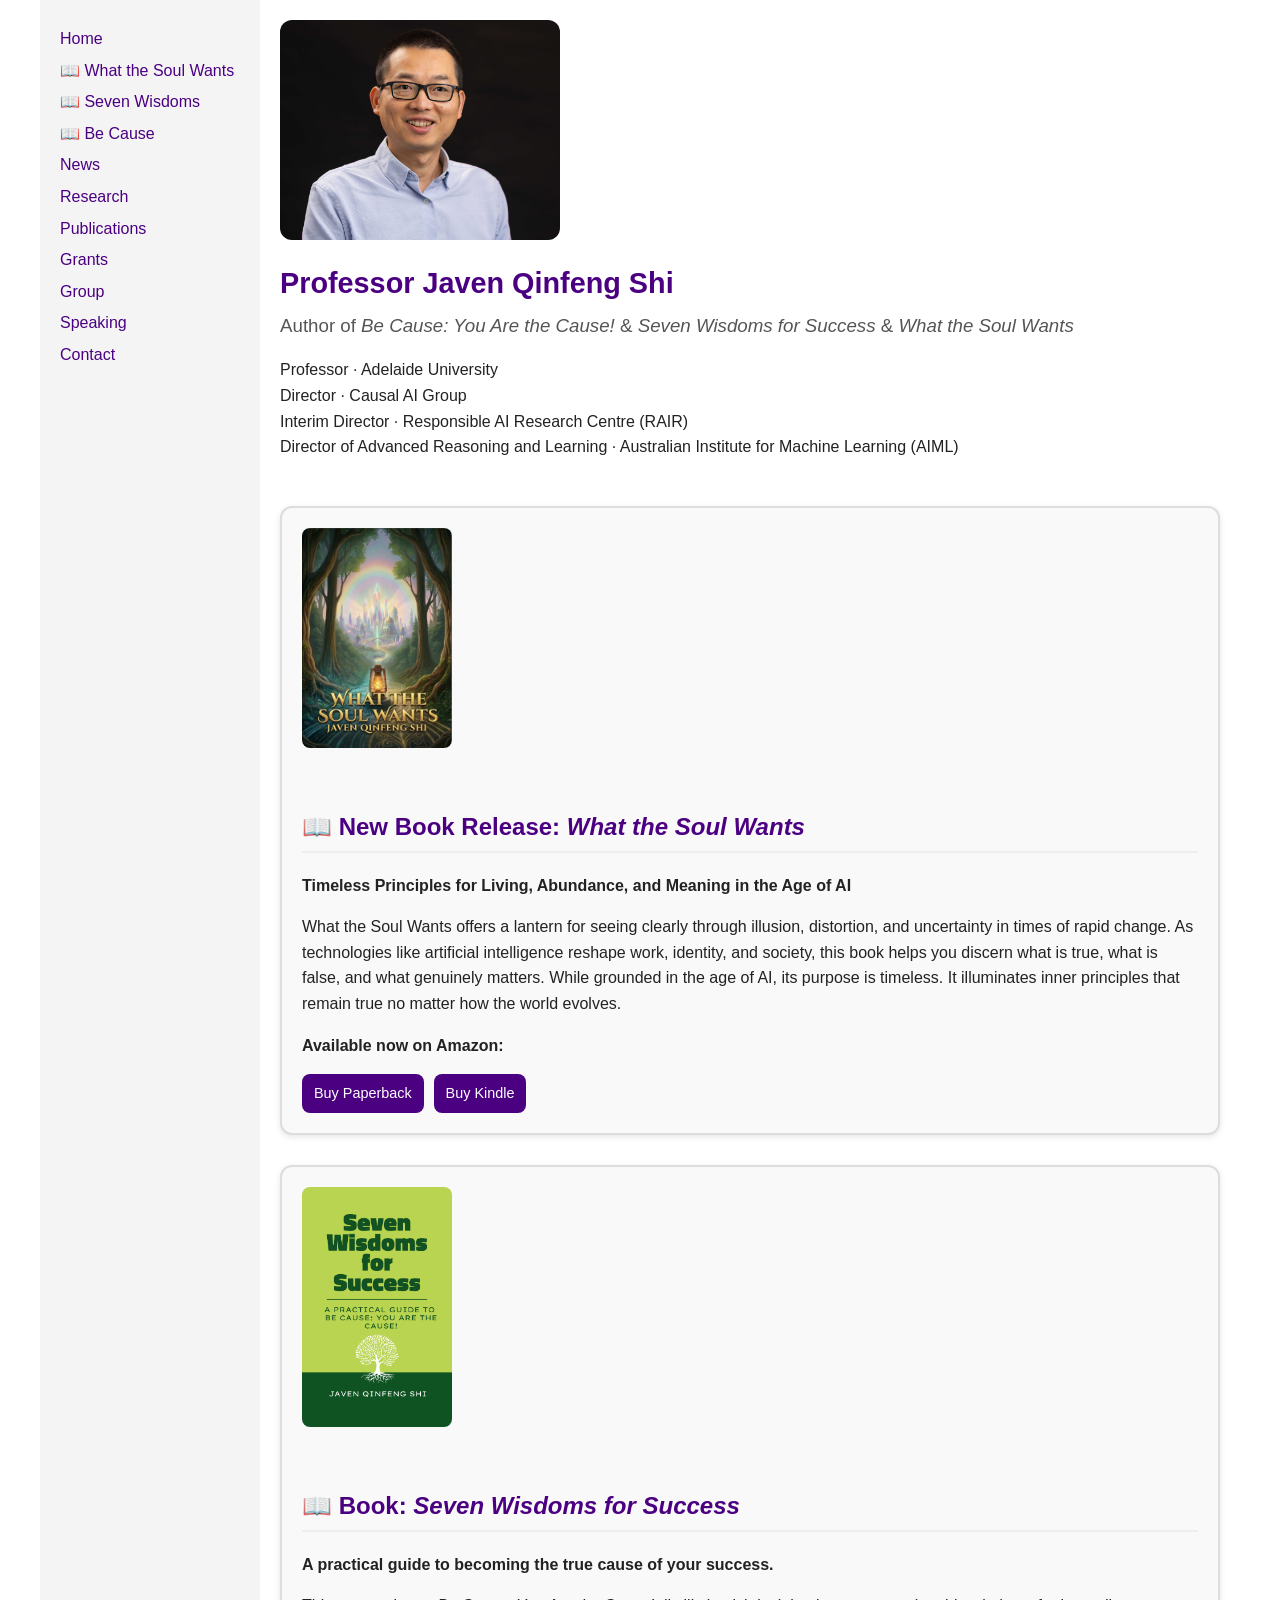
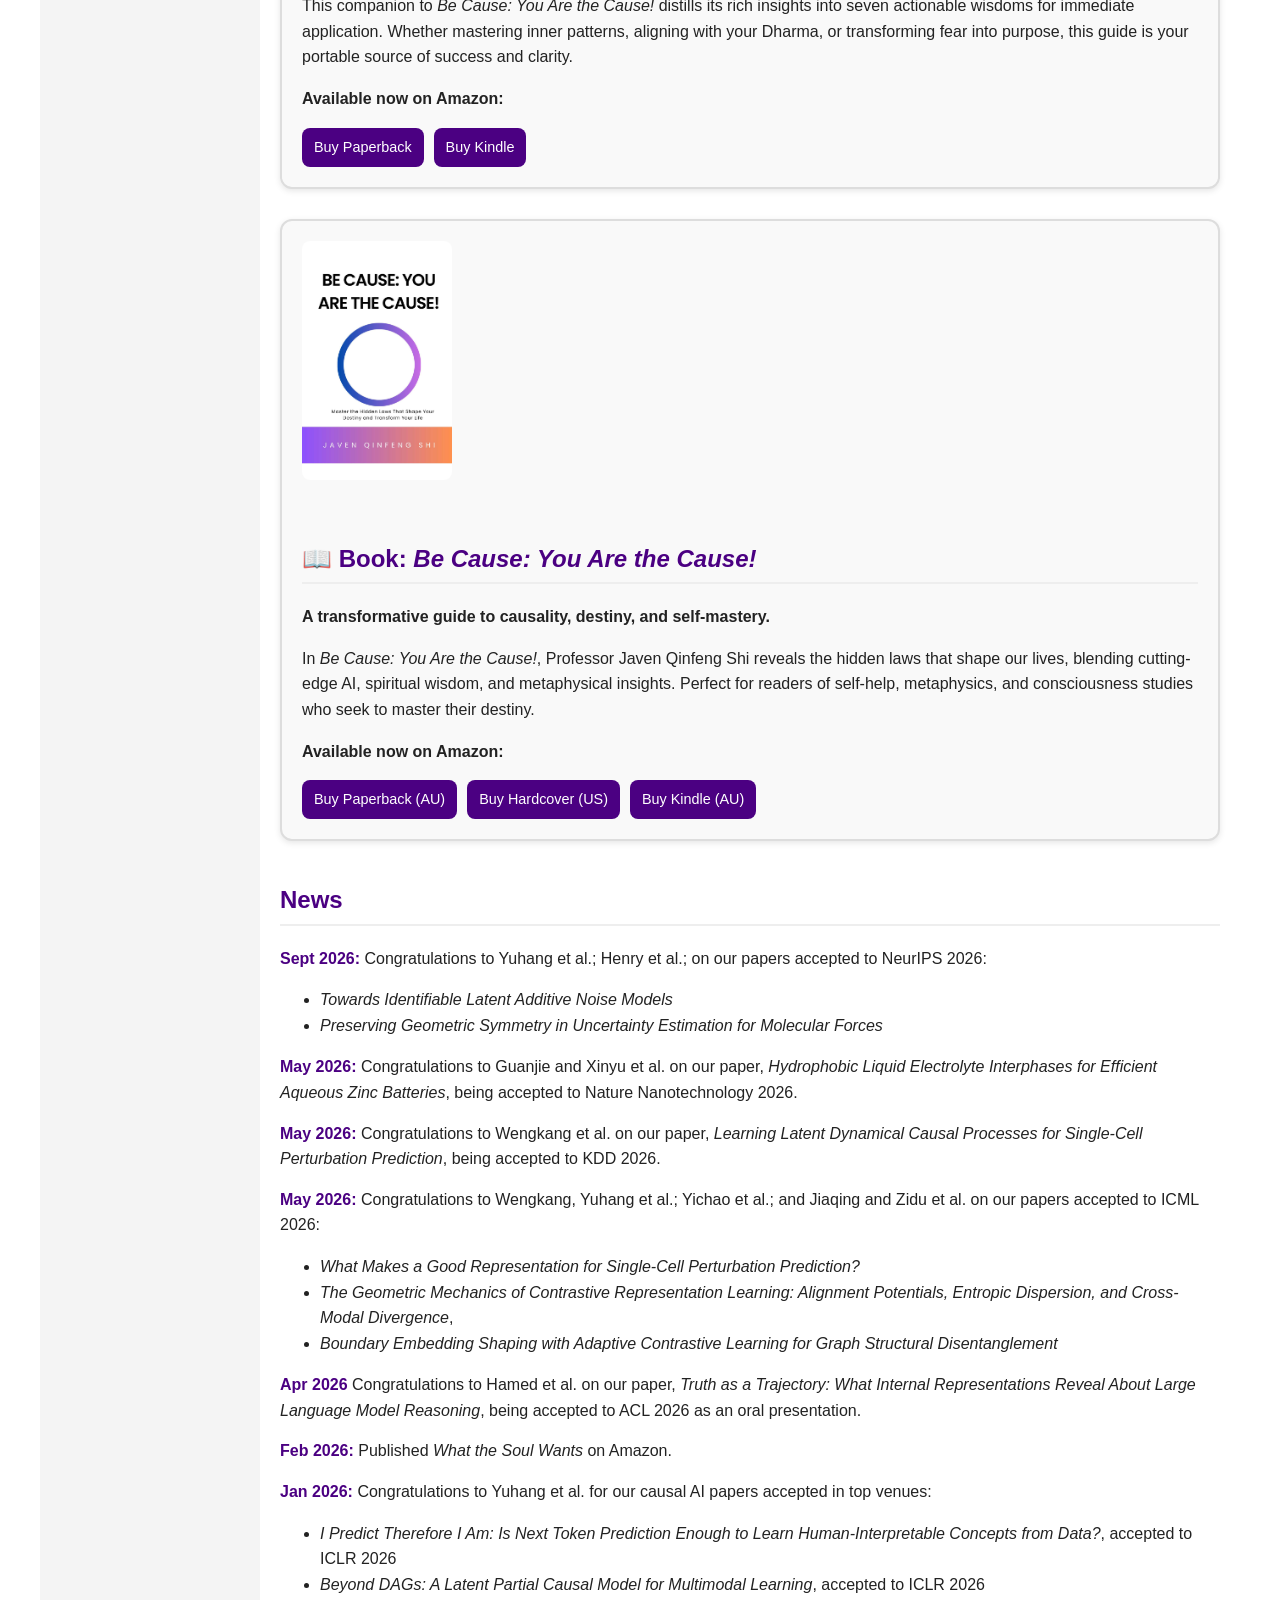
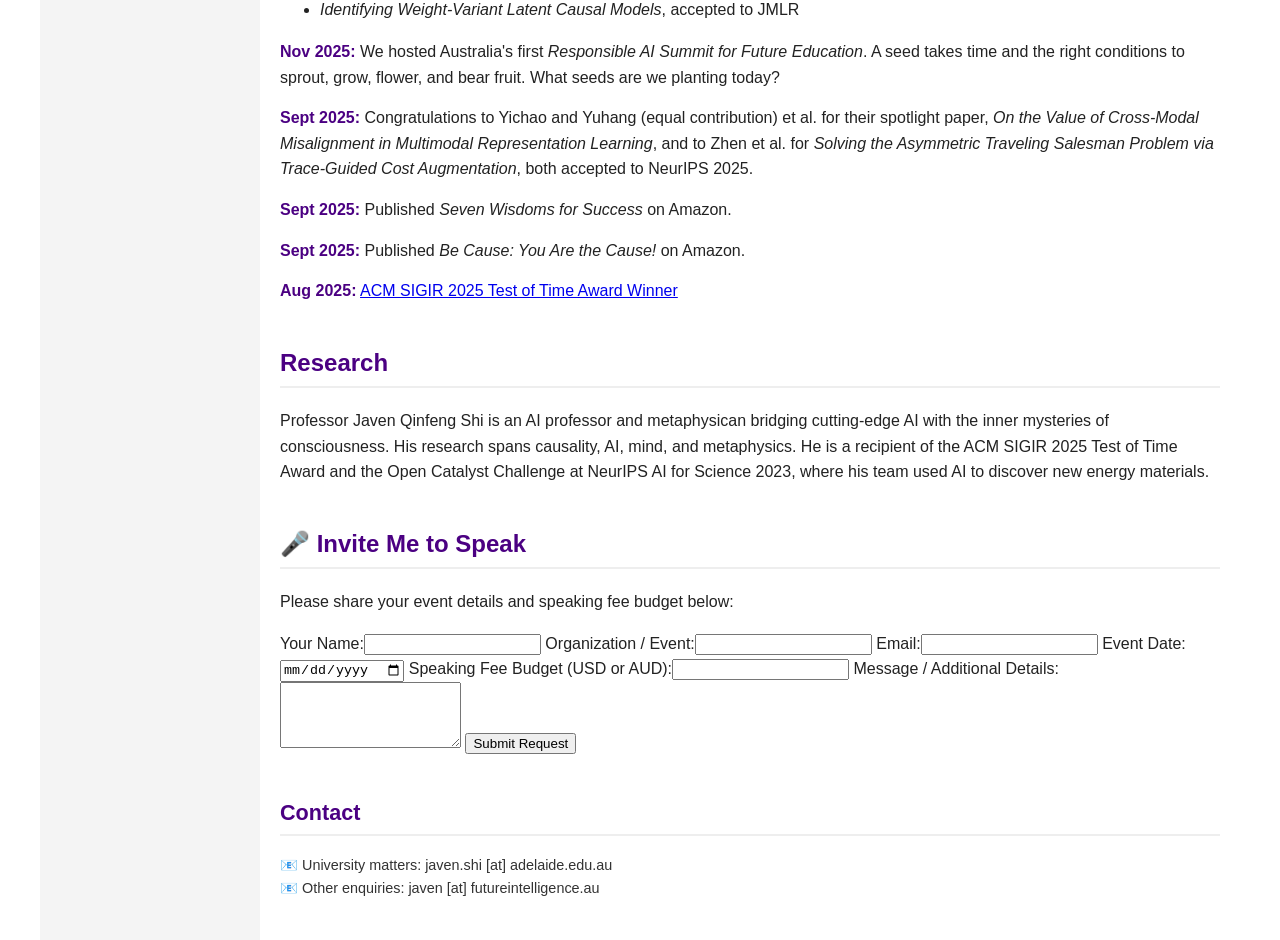
<file: index.html>
<!DOCTYPE html>
<html lang="en">
<head>
  <meta charset="UTF-8">
  <meta name="viewport" content="width=device-width, initial-scale=1.0">
  <title>Books by Professor Javen Shi | Be Cause & Seven Wisdoms & What the Soul Wants</title>
  <meta name="description" content="Discover the books by Professor Javen Qinfeng Shi: Be Cause: You Are the Cause!, Seven Wisdoms for Success and What the Soul Wants — guides to causality, destiny, and practical wisdom for success.">

  <!-- Open Graph -->
  <meta property="og:title" content="Books by Professor Javen Shi | Be Cause & Seven Wisdoms & What the Soul Wants">
  <meta property="og:description" content="Explore Be Cause: You Are the Cause! and Seven Wisdoms for Success — books on causality, destiny, and practical wisdom.">
  <meta property="og:image" content="seven_wisdoms_cover.jpg">
  <meta property="og:type" content="book">

  <!-- Structured Data -->
  <script type="application/ld+json">
  {
    "@context": "https://schema.org",
    "@type": "ItemList",
    "itemListElement": [
    	{
  "@type": "Book",
  "position": 1,
  "name": "What the Soul Wants: Timeless Principles for Living, Abundance, and Meaning in the Age of AI",
  "author": { "@type": "Person", "name": "Professor Javen Qinfeng Shi" },
  "datePublished": "2026-02-20",
  "publisher": "Amazon",
  "description": "A timeless exploration of purpose, abundance, and meaning, integrating spiritual wisdom with the realities of the AI age.",
  "offers": [
    { "@type": "Offer", "url": "https://www.amazon.com.au/dp/B0GPJXS9WP/", "priceCurrency": "AUD", "availability": "https://schema.org/InStock"}
 	 ]
	}
      {
        "@type": "Book",
        "position": 2,
        "name": "Seven Wisdoms for Success: A Practical Guide to Be Cause: You Are the Cause!",
        "author": {"@type": "Person", "name": "Professor Javen Qinfeng Shi"},
        "datePublished": "2025-09-13",
        "publisher": "Amazon",
        "description": "A practical spin-off distilling seven actionable wisdoms for worldly success, drawn from Be Cause: You Are the Cause!",
        "offers": [
          {"@type": "Offer", "url": "https://www.amazon.com/dp/B0FPXXXXXX", "priceCurrency": "USD", "availability": "https://schema.org/InStock"}
        ]
      },
      {
        "@type": "Book",
        "position": 3,
        "name": "Be Cause: You Are the Cause!",
        "author": {"@type": "Person", "name": "Professor Javen Qinfeng Shi"},
        "datePublished": "2025-09-05",
        "publisher": "Amazon",
        "isbn": "B0FPWPTZ5P",
        "description": "A transformative book exploring causality, destiny, AI, metaphysics, and spiritual awakening.",
        "offers": [
          {"@type": "Offer", "url": "https://www.amazon.com.au/dp/B0FPWPTZ5P", "priceCurrency": "AUD", "availability": "https://schema.org/InStock"},
          {"@type": "Offer", "url": "https://www.amazon.com/dp/B0FPWYLYB7", "priceCurrency": "USD", "availability": "https://schema.org/InStock"},
          {"@type": "Offer", "url": "https://www.amazon.com.au/dp/B0FPWYNNFB", "priceCurrency": "AUD", "availability": "https://schema.org/InStock"}
        ]
      }
    ]
  }
  </script>

  <style>
    body { font-family: Arial, sans-serif; margin: 0; line-height: 1.6; background-color: #fff; color: #222; }
    #container { display: flex; max-width: 1200px; margin: auto; }
    aside { flex: 0 0 180px; padding: 20px; background: #f4f4f4; }
    aside a { text-decoration: none; color: #4B0082; display: block; margin: 6px 0; }
    aside a:hover { text-decoration: underline; }
    main { flex: 1; padding: 20px; }
    h2 { border-bottom: 2px solid #eee; padding-bottom: 4px; margin-top: 40px; color: #4B0082; }
    .hero { display: flex; flex-wrap: wrap; gap: 20px; align-items: center; margin-bottom: 30px; }
    .hero img { border-radius: 12px; max-width: 280px; width: 100%; height: auto; }
    .hero-text h1 { margin: 0; font-size: 1.8em; color: #4B0082; }
    .hero-text h3 { margin: 5px 0 0; font-weight: normal; color: #555; }
    .book-promo { border: 2px solid #ddd; border-radius: 12px; padding: 20px; margin: 30px 0; background-color: #f9f9f9; box-shadow: 0 2px 6px rgba(0,0,0,0.1); }
    .book-promo-inner { display: flex; flex-wrap: wrap; gap: 20px; align-items: flex-start; }
    .book-promo img { max-width: 150px; width: 100%; border-radius: 8px; }
    .book-links { display: flex; flex-wrap: wrap; gap: 10px; margin-top: 10px; }
    .book-links a { background: #4B0082; color: white; padding: 8px 12px; border-radius: 8px; text-decoration: none; font-size: 0.9em; }
    .book-links a:hover { background: #360061; }
    .news-item { margin-bottom: 15px; }
    .news-item b { color: #4B0082; }
    .contact { margin: 40px 0 20px; font-size: 0.9em; color: #333; }
    @media (max-width: 768px) { #container { flex-direction: column; } aside { flex: none; width: 100%; text-align: center; } .hero { flex-direction: column; text-align: center; } .book-promo-inner { flex-direction: column; text-align: center; } }
  </style>
</head>

<body>
<div id="container">

  <!-- Sidebar Navigation -->
  <aside>
    <nav>
      <a href="#home">Home</a>
      <a href="#soul-wants">📖 What the Soul Wants</a>
      <a href="#seven-wisdoms">📖 Seven Wisdoms</a>
      <a href="#book">📖 Be Cause</a>
      <a href="#news">News</a>
      <a href="#research">Research</a>
      <a href="pubs.html">Publications</a>
      <a href="grants.html">Grants</a>
      <a href="supervise.html">Group</a>
      <a href="#speaking">Speaking</a>
      <a href="#contact">Contact</a>
    </nav>
  </aside>

  <!-- Main Content -->
  <main>

    <!-- Hero Section -->
    <section id="home" class="hero">
  <img src="Javen Shi_web_linkedin.jpg" alt="Professor Javen Shi portrait">
  <div class="hero-text">
    <h1>Professor Javen Qinfeng Shi</h1>
    <h3>Author of <i>Be Cause: You Are the Cause!</i> & <i>Seven Wisdoms for Success</i> & <i>What the Soul Wants</i></h3>
    <p>
      Professor · Adelaide University<br>
      Director · Causal AI Group<br>
      Interim Director · Responsible AI Research Centre (RAIR)<br>
      Director of Advanced Reasoning and Learning · Australian Institute for Machine Learning (AIML)
    </p>
  </div>
</section>

     <!-- What the Soul Wants Promo Section -->
    <section id="soul-wants" class="book-promo">
      <div class="book-promo-inner">
        <img src="Soulwants.jpg" alt="What the Soul Wants cover by Professor Javen Shi">
        <div>
          <h2>📖 New Book Release: <i>What the Soul Wants</i></h2>
          <p><b>Timeless Principles for Living, Abundance, and Meaning in the Age of AI</b></p>
          <p>What the Soul Wants offers a lantern for seeing clearly through illusion, distortion, and uncertainty in times of rapid change.
As technologies like artificial intelligence reshape work, identity, and society, this book helps you discern what is true, what is false, and what genuinely matters. While grounded in the age of AI, its purpose is timeless.
It illuminates inner principles that remain true no matter how the world evolves.</p>
          <p><b>Available now on Amazon:</b></p>
          <div class="book-links">
            <a href="https://www.amazon.com.au/dp/B0GPJXS9WP" target="_blank">Buy Paperback</a>
            <a href="https://www.amazon.com.au/dp/B0GPF22NCV" target="_blank">Buy Kindle</a>
          </div>
        </div>
      </div>
    </section>


    <!-- Seven Wisdoms Promo Section -->
    <section id="seven-wisdoms" class="book-promo">
      <div class="book-promo-inner">
        <img src="7-wisdoms.jpg" alt="Seven Wisdoms for Success book cover by Professor Javen Shi">
        <div>
          <h2>📖 Book: <i>Seven Wisdoms for Success</i></h2>
          <p><b>A practical guide to becoming the true cause of your success.</b></p>
          <p>This companion to <i>Be Cause: You Are the Cause!</i> distills its rich insights into seven actionable wisdoms for immediate application. Whether mastering inner patterns, aligning with your Dharma, or transforming fear into purpose, this guide is your portable source of success and clarity.</p>
          <p><b>Available now on Amazon:</b></p>
          <div class="book-links">
            <a href="https://www.amazon.com.au/dp/B0FR2CCNHH" target="_blank">Buy Paperback</a>
            <a href="https://www.amazon.com.au/dp/B0FR148W7R" target="_blank">Buy Kindle</a>
          </div>
        </div>
      </div>
    </section>

    <!-- Be Cause Promo Section -->
    <section id="book" class="book-promo">
      <div class="book-promo-inner">
        <img src="be_cause_cover.jpg" alt="Be Cause: You Are the Cause! book cover by Professor Javen Shi">
        <div>
          <h2>📖 Book: <i>Be Cause: You Are the Cause!</i></h2>
          <p><b>A transformative guide to causality, destiny, and self-mastery.</b></p>
          <p>In <i>Be Cause: You Are the Cause!</i>, Professor Javen Qinfeng Shi reveals the hidden laws that shape our lives, blending cutting-edge AI, spiritual wisdom, and metaphysical insights. Perfect for readers of self-help, metaphysics, and consciousness studies who seek to master their destiny.</p>
          <p><b>Available now on Amazon:</b></p>
          <div class="book-links">
            <a href="https://www.amazon.com.au/dp/B0FPWPTZ5P" target="_blank">Buy Paperback (AU)</a>
            <a href="https://www.amazon.com/dp/B0FPWYLYB7" target="_blank">Buy Hardcover (US)</a>
            <a href="https://www.amazon.com.au/dp/B0FPWYNNFB" target="_blank">Buy Kindle (AU)</a>
          </div>
        </div>
      </div>
    </section>

    <!-- News Section -->
    <section id="news">
      <h2>News</h2>
       <div class="news-item">
    <b>Sept 2026:</b> Congratulations to Yuhang et al.; Henry et al.; on our papers accepted to NeurIPS 2026:
    <ul>
        <li><i>Towards Identifiable Latent Additive Noise Models</i></li>
        <li><i>Preserving Geometric Symmetry in Uncertainty Estimation for Molecular Forces</i></li>
    </ul>
</div>
      <div class="news-item">
       <b>May 2026:</b> Congratulations to Guanjie and Xinyu et al. on our paper, <i>Hydrophobic Liquid Electrolyte Interphases for Efficient Aqueous Zinc Batteries</i>, being accepted to Nature Nanotechnology 2026.
      </div>
      <div class="news-item">
       <b>May 2026:</b> Congratulations to Wengkang et al. on our paper, <i>Learning Latent Dynamical Causal Processes for Single-Cell Perturbation Prediction</i>, being accepted to KDD 2026.
      </div>
       <div class="news-item">
    <b>May 2026:</b> Congratulations to Wengkang, Yuhang et al.; Yichao et al.; and Jiaqing and Zidu et al. on our papers accepted to ICML 2026:
    <ul>
        <li><i>What Makes a Good Representation for Single-Cell Perturbation Prediction?</i></li>
        <li><i>The Geometric Mechanics of Contrastive Representation Learning: Alignment Potentials, Entropic Dispersion, and Cross-Modal Divergence</i>, </li>
        <li><i>Boundary Embedding Shaping with Adaptive Contrastive Learning for Graph Structural Disentanglement</i></li>
    </ul>
</div>
       <div class="news-item">
       <b>Apr 2026</b> Congratulations to Hamed et al. on our paper, <i>Truth as a Trajectory: What Internal Representations Reveal About Large Language Model Reasoning</i>, being accepted to ACL 2026 as an oral presentation.
      </div>
      <div class="news-item">
        <b>Feb 2026:</b> Published <i>What the Soul Wants</i> on Amazon.
      </div>
     <div class="news-item">
    <b>Jan 2026:</b> Congratulations to Yuhang et al. for our causal AI papers accepted in top venues:
    <ul>
        <li><i>I Predict Therefore I Am: Is Next Token Prediction Enough to Learn Human-Interpretable Concepts from Data?</i>, accepted to ICLR 2026</li>
        <li><i>Beyond DAGs: A Latent Partial Causal Model for Multimodal Learning</i>, accepted to ICLR 2026</li>
        <li><i>Identifying Weight-Variant Latent Causal Models</i>, accepted to JMLR</li>
    </ul>
</div>
 <div class="news-item">
       <b>Nov 2025:</b> We hosted Australia's first <i>Responsible AI Summit for Future Education</i>. A seed takes time and the right conditions to sprout, grow, flower, and bear fruit. What seeds are we planting today?
      </div>
      <div class="news-item">
       <b>Sept 2025:</b> Congratulations to Yichao and Yuhang (equal contribution) et al. for their spotlight paper, <i>On the Value of Cross-Modal Misalignment in Multimodal Representation Learning</i>, and to Zhen et al. for <i>Solving the Asymmetric Traveling Salesman Problem via Trace-Guided Cost Augmentation</i>, both accepted to NeurIPS 2025.
      </div>
      <div class="news-item">
        <b>Sept 2025:</b> Published <i>Seven Wisdoms for Success</i> on Amazon.
      </div>
      <div class="news-item">
        <b>Sept 2025:</b> Published <i>Be Cause: You Are the Cause!</i> on Amazon.
      </div>
      <div class="news-item">
        <b>Aug 2025:</b> 
        <a href="https://www.linkedin.com/posts/theaiml_congratulations-to-aiml-chief-scientist-professor-activity-7360814804330012672-Av_i?utm_source=share&utm_medium=member_desktop&rcm=ACoAAAVE0LcBOKFwd1W5jPH_6MzijhwjDlZPSgE" target="_blank">
          ACM SIGIR 2025 Test of Time Award Winner
        </a>
      </div>
    </section>

    <!-- Research Section -->
    <section id="research">
      <h2>Research</h2>
      <p>Professor Javen Qinfeng Shi is an AI professor and metaphysican bridging cutting-edge AI with the inner mysteries of consciousness. His research spans causality, AI, mind, and metaphysics. He is a recipient of the ACM SIGIR 2025 Test of Time Award and the Open Catalyst Challenge at NeurIPS AI for Science 2023, where his team used AI to discover new energy materials.</p>
    </section>

    <!-- Speaking Invitation Section -->
    <section id="speaking" class="speaking-invite">
      <h2>🎤 Invite Me to Speak</h2>
      <p>Please share your event details and speaking fee budget below:</p>
      <form action="mailto:javen.shi@adelaide.edu.au" method="POST" enctype="text/plain">
        <label>Your Name:<input type="text" name="name" required></label>
        <label>Organization / Event:<input type="text" name="organization" required></label>
        <label>Email:<input type="email" name="email" required></label>
        <label>Event Date:<input type="date" name="date"></label>
        <label>Speaking Fee Budget (USD or AUD):<input type="number" name="budget" min="0" step="100"></label>
        <label>Message / Additional Details:<textarea name="message" rows="4"></textarea></label>
        <button type="submit">Submit Request</button>
      </form>
    </section>

    <!-- Contact Section -->
    <section id="contact" class="contact">
  <h2>Contact</h2>
  <p>
    📧 University matters: javen.shi [at] adelaide.edu.au<br>
    📧 Other enquiries: javen [at] futureintelligence.au
  </p>
</section>

  </main>
</div>

</body>
</html>
</file>
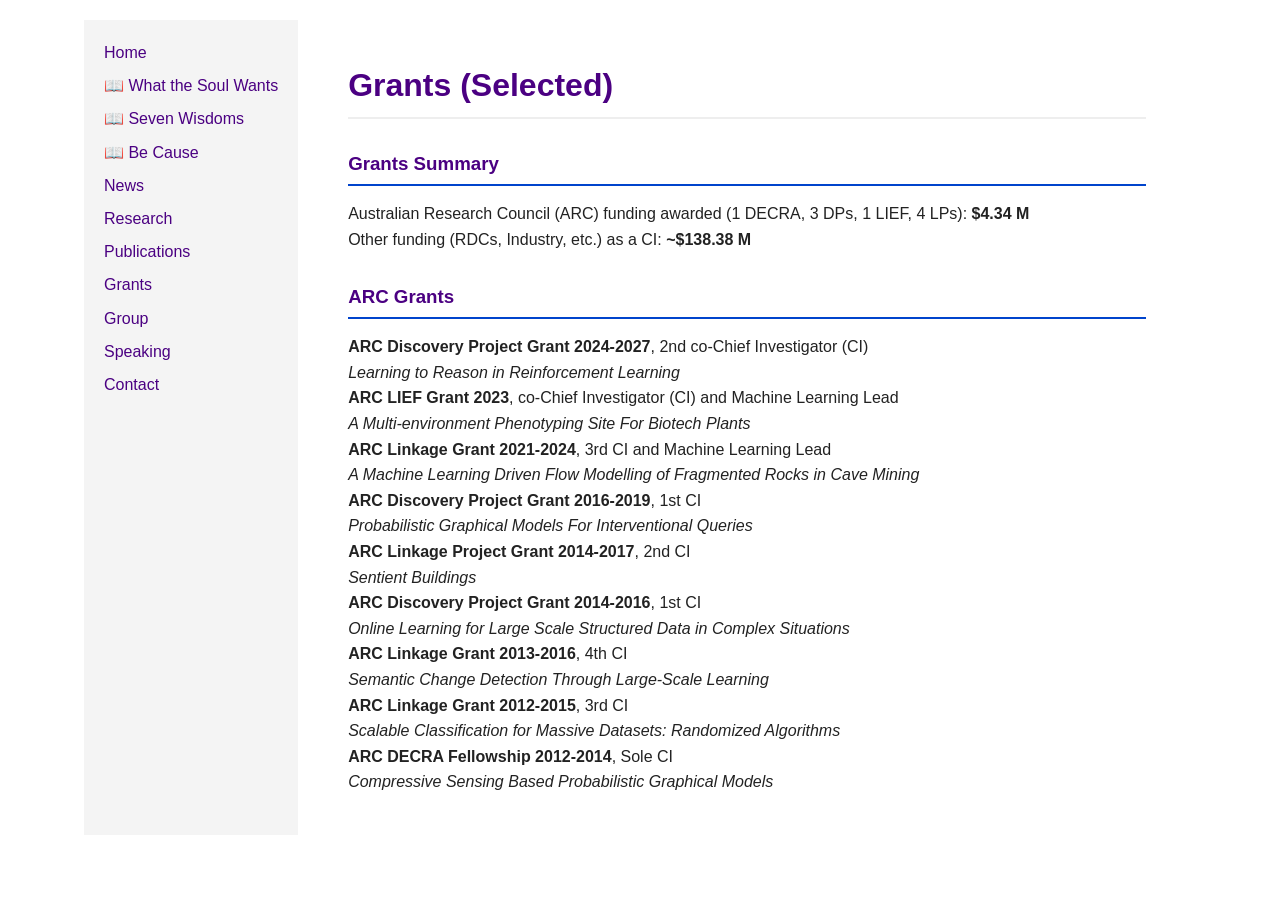
<file: grants.html>
<!DOCTYPE html>
<html lang="en">
<head>
  <meta charset="UTF-8">
  <meta name="viewport" content="width=device-width, initial-scale=1.0">
  <title>Causal AI Group – Professor Javen Qinfeng Shi</title>
  <link rel="stylesheet" href="style.css?v=2025-09-08"><!-- cache-bust -->
  <style>
    :root { color-scheme: light only; }
    html, body { background: #ffffff !important; color: #222 !important; font-family: Arial, sans-serif; margin: 0; line-height: 1.6; }
    a { color: #4B0082 !important; text-decoration: none; }
    a:hover { text-decoration: underline; }
    #container { display: flex; max-width: 1200px; margin: auto; }
    aside { flex: 0 0 180px; padding: 20px; background: #f4f4f4 !important; }
    main { flex: 1; padding: 20px; }
    h1 { color: #4B0082; border-bottom: 2px solid #eee; padding-bottom: 6px; }
    h2, h3 { color: #4B0082; margin-top: 30px; }
    ul { padding-left: 20px; }
    ul li { margin-bottom: 6px; }
    section { margin-bottom: 40px; }
    .future-students { margin-top: 30px; padding: 15px; background: #f9f9f9; border-left: 4px solid #4B0082; border-radius: 8px; }
    @media (max-width: 768px) { #container { flex-direction: column; } aside { width: 100%; text-align: center; } }
  </style>
</head>
<body>
<div id="container">
  <aside>
    <nav>
      <a href="index.html">Home</a><br>
      <a href="#soul-wants">📖 What the Soul Wants</a>
      <a href="index.html#seven-wisdoms">📖 Seven Wisdoms</a><br>
      <a href="index.html#book">📖 Be Cause</a><br>
      <a href="index.html#news">News</a><br>
      <a href="index.html#research">Research</a><br>
      <a href="pubs.html">Publications</a><br>
      <a href="grants.html">Grants</a><br>
      <a href="supervise.html">Group</a><br>
       <a href="index.html#speaking">Speaking</a><br>
       <a href="index.html#contact">Contact</a>
    </nav>
  </aside>

  <main>
  <div id="content">

  <h1>Grants (Selected)</h1>

    <!-- Grants Summary -->
    <h3>Grants Summary</h3>
    <div class="grant-summary">
      <p>Australian Research Council (ARC) funding awarded (1 DECRA, 3 DPs, 1 LIEF, 4 LPs): <b>$4.34 M</b></p>
      <p>Other funding (RDCs, Industry, etc.) as a CI: <b>~$138.38 M</b></p>
    </div>

    <!-- ARC Grants -->
    <a name="grants"></a>
    <h3>ARC Grants</h3>

    <div class="grant-entry">
      <p><b>ARC Discovery Project Grant 2024-2027</b>, 2nd co-Chief Investigator (CI)<br>
      <i>Learning to Reason in Reinforcement Learning</i></p>
    </div>

    <div class="grant-entry">
      <p><b>ARC LIEF Grant 2023</b>, co-Chief Investigator (CI) and Machine Learning Lead<br>
      <i>A Multi-environment Phenotyping Site For Biotech Plants</i></p>
    </div>

    <div class="grant-entry">
      <p><b>ARC Linkage Grant 2021-2024</b>, 3rd CI and Machine Learning Lead<br>
      <i>A Machine Learning Driven Flow Modelling of Fragmented Rocks in Cave Mining</i></p>
    </div>

    <div class="grant-entry">
      <p><b>ARC Discovery Project Grant 2016-2019</b>, 1st CI<br>
      <i>Probabilistic Graphical Models For Interventional Queries</i></p>
    </div>

    <div class="grant-entry">
      <p><b>ARC Linkage Project Grant 2014-2017</b>, 2nd CI<br>
      <i>Sentient Buildings</i></p>
    </div>

    <div class="grant-entry">
      <p><b>ARC Discovery Project Grant 2014-2016</b>, 1st CI<br>
      <i>Online Learning for Large Scale Structured Data in Complex Situations</i></p>
    </div>

    <div class="grant-entry">
      <p><b>ARC Linkage Grant 2013-2016</b>, 4th CI<br>
      <i>Semantic Change Detection Through Large-Scale Learning</i></p>
    </div>

    <div class="grant-entry">
      <p><b>ARC Linkage Grant 2012-2015</b>, 3rd CI<br>
      <i>Scalable Classification for Massive Datasets: Randomized Algorithms</i></p>
    </div>

    <div class="grant-entry">
      <p><b>ARC DECRA Fellowship 2012-2014</b>, Sole CI<br>
      <i>Compressive Sensing Based Probabilistic Graphical Models</i></p>
    </div>

  </div> <!-- end content -->

</div> <!-- end container -->

</body>
</html>
  </main>
</div>
</body>
</html>
</file>
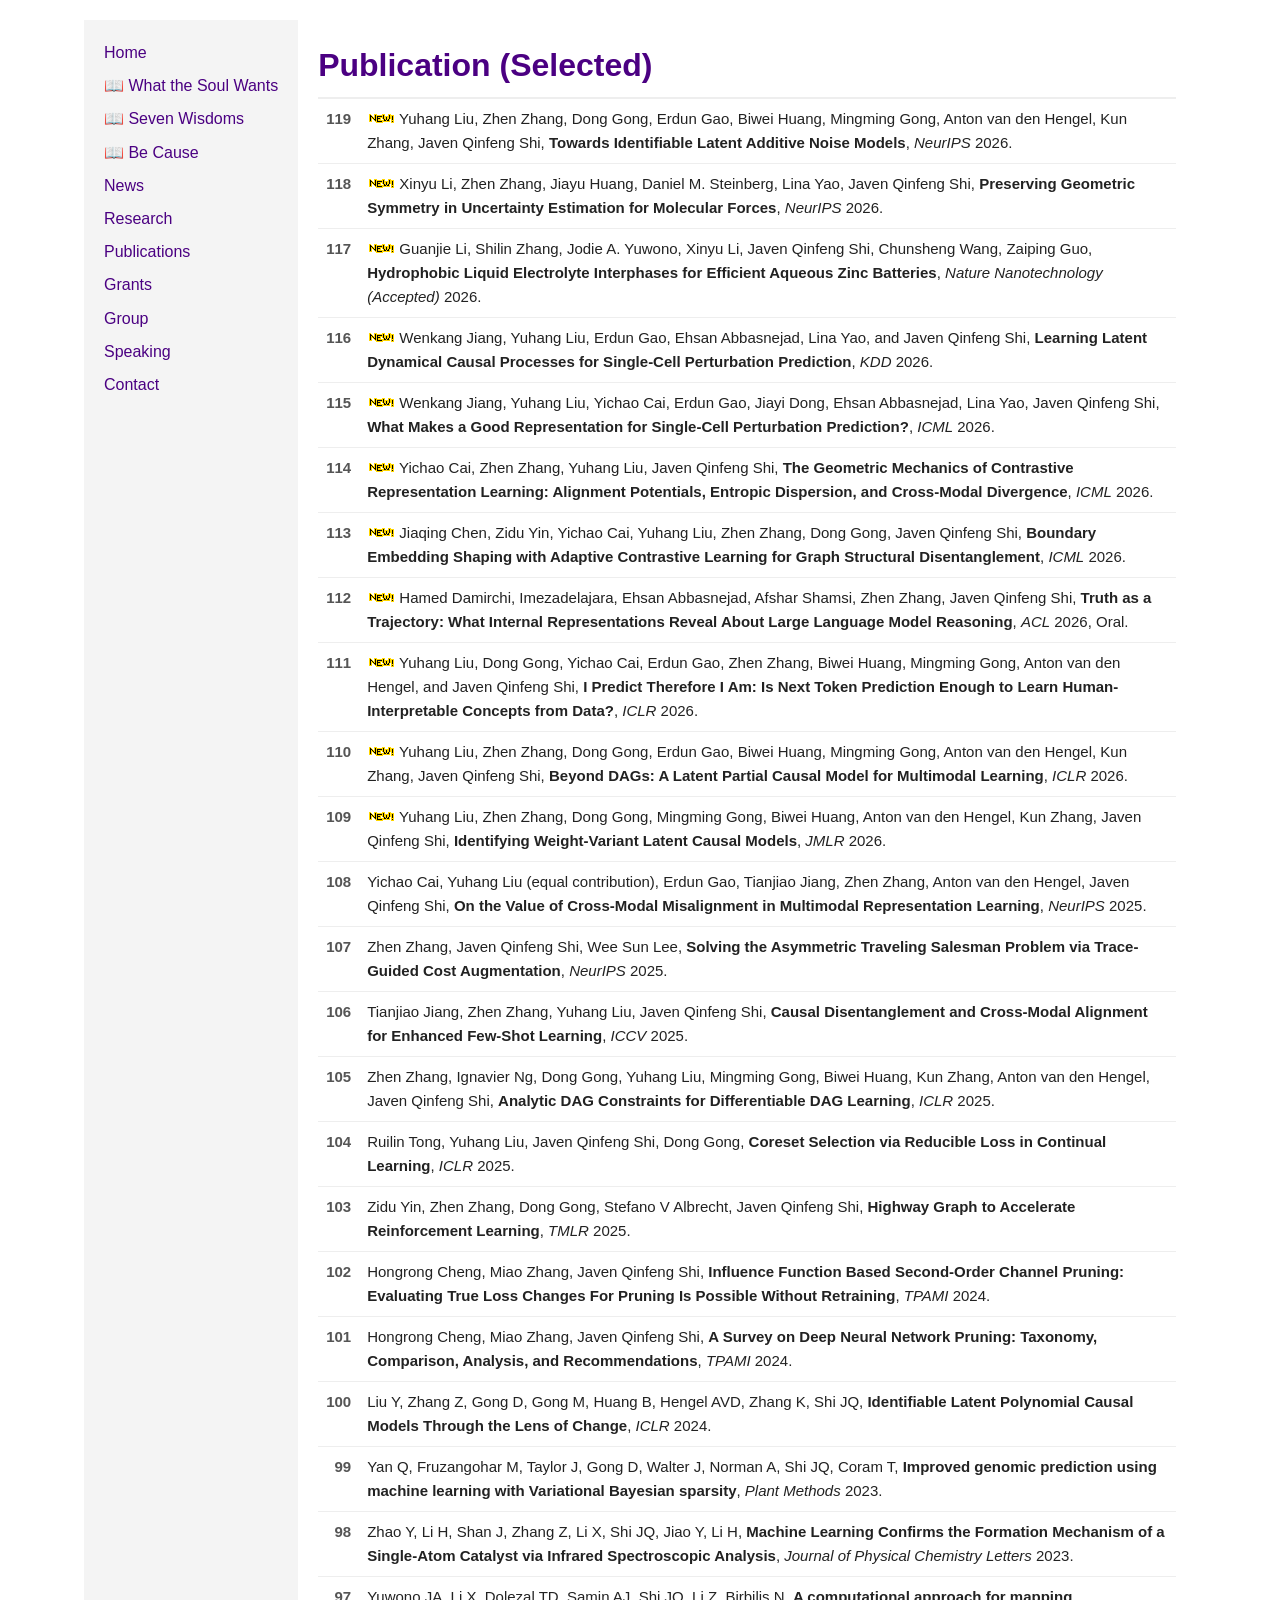
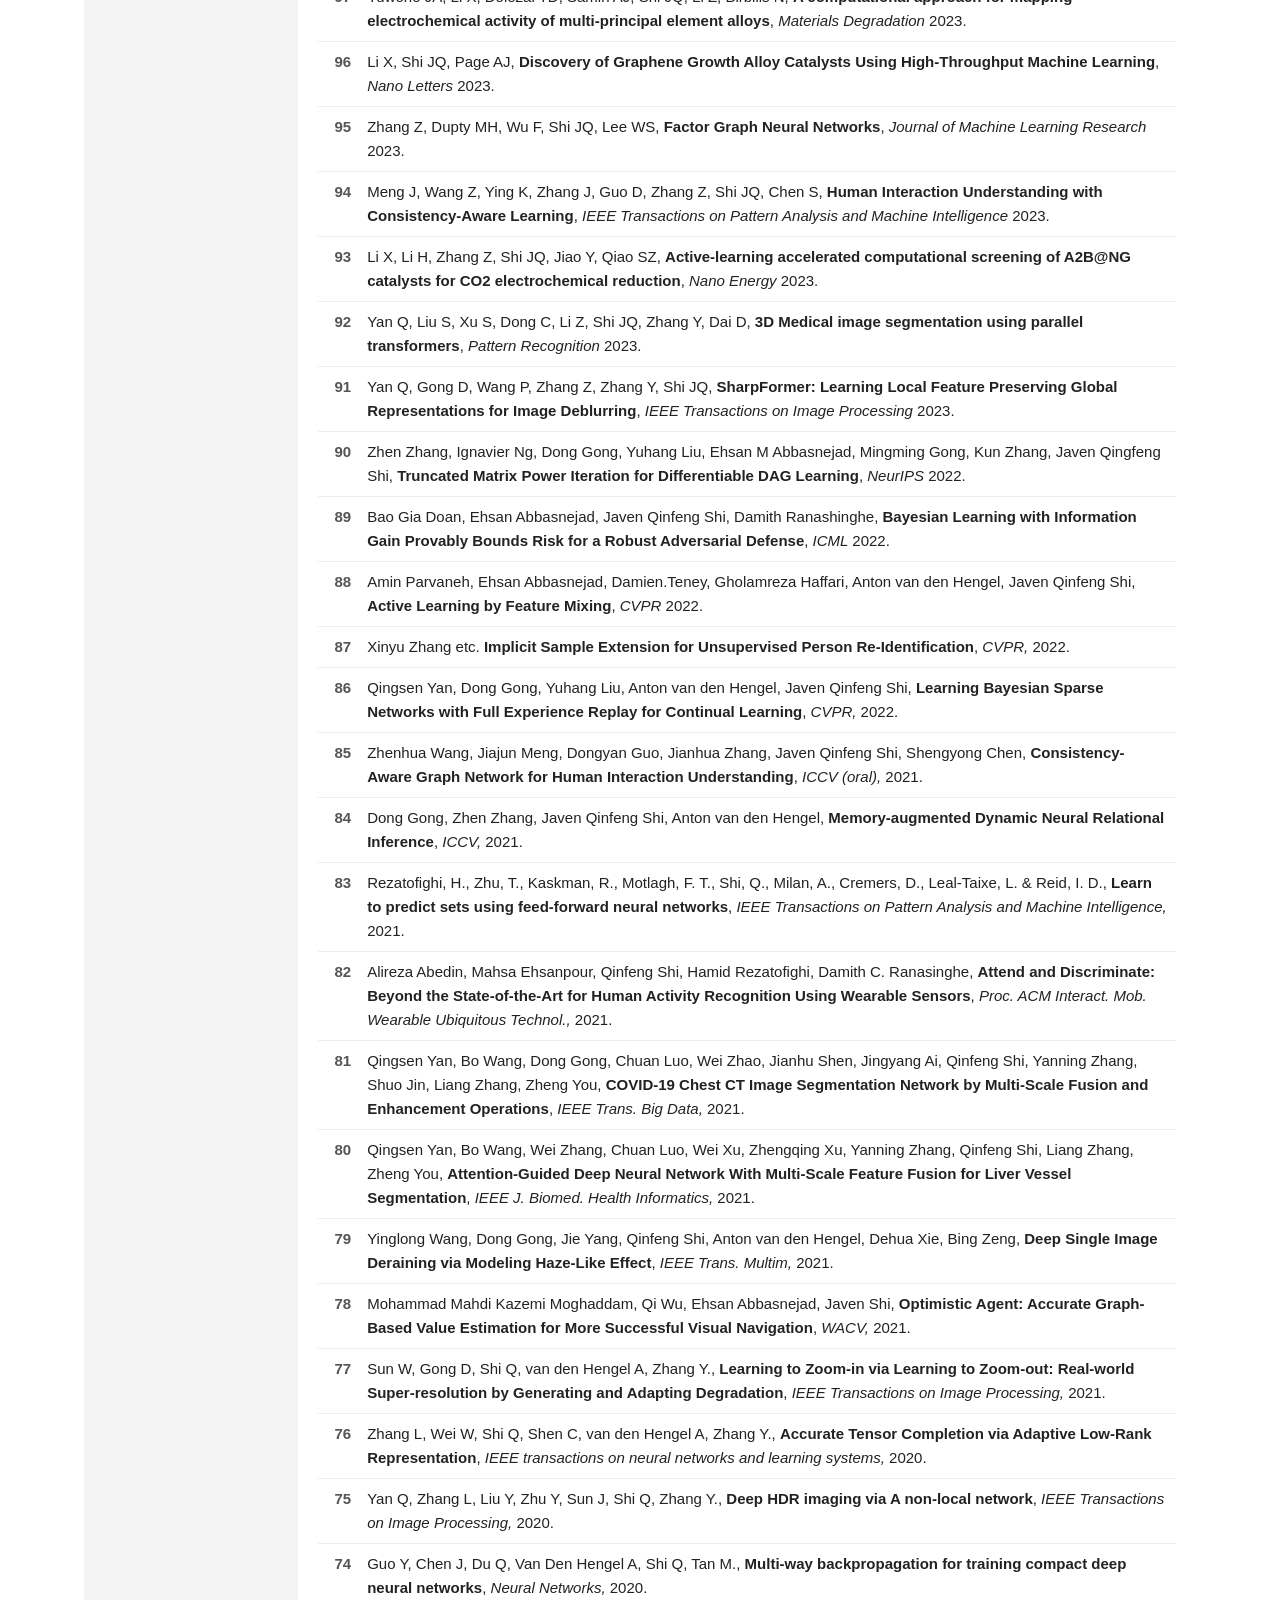
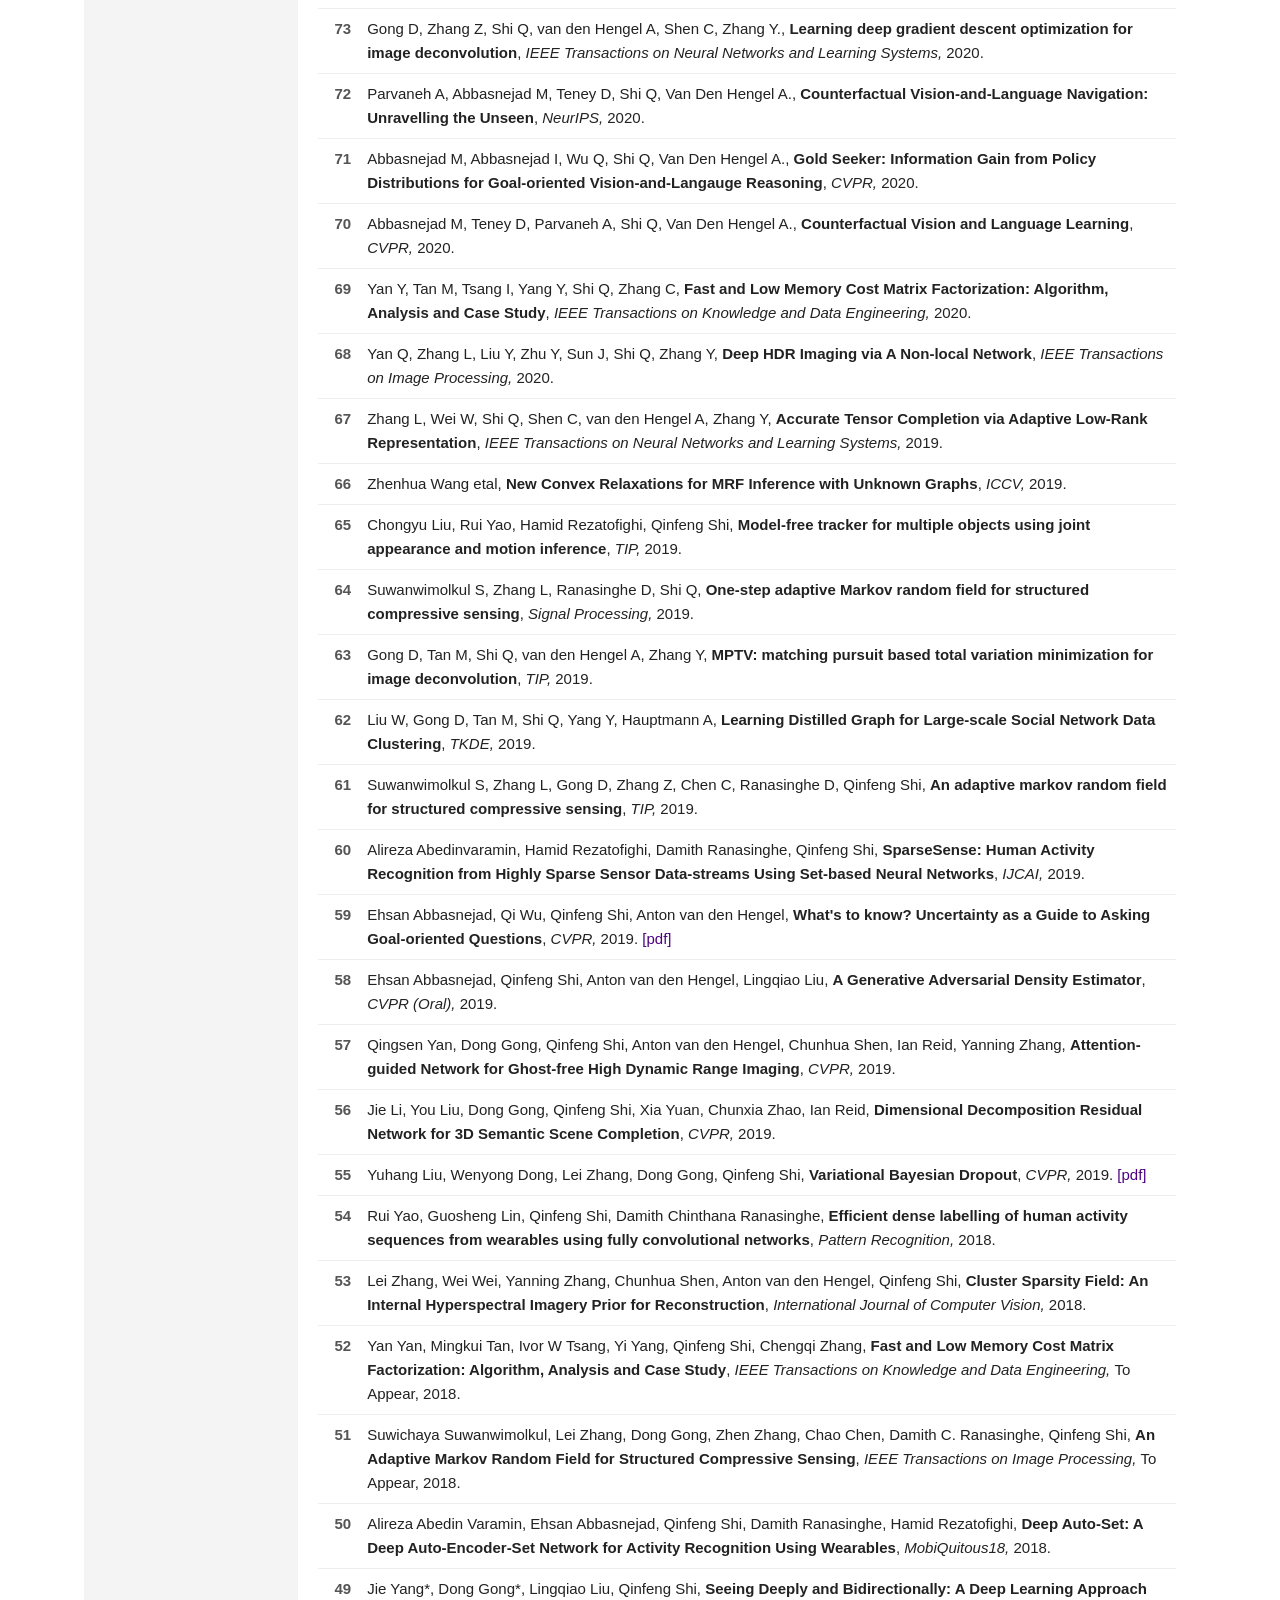
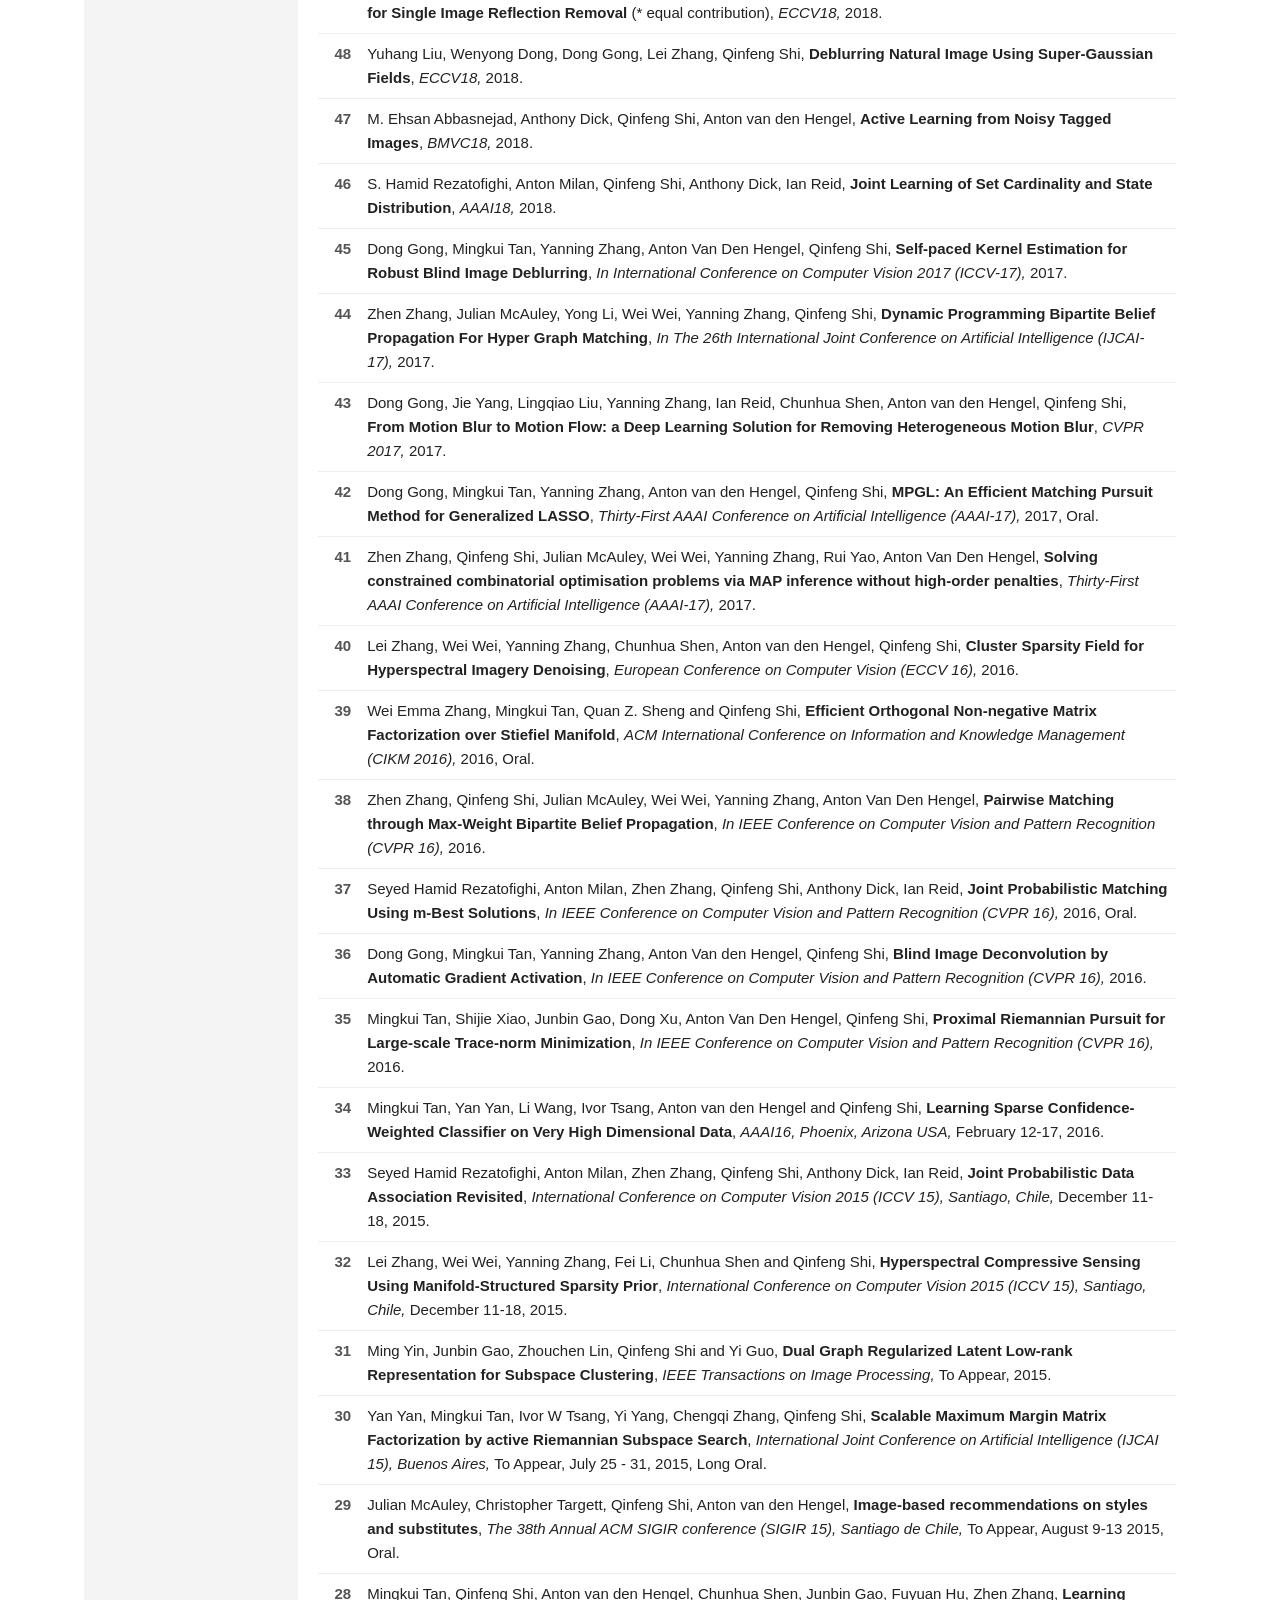
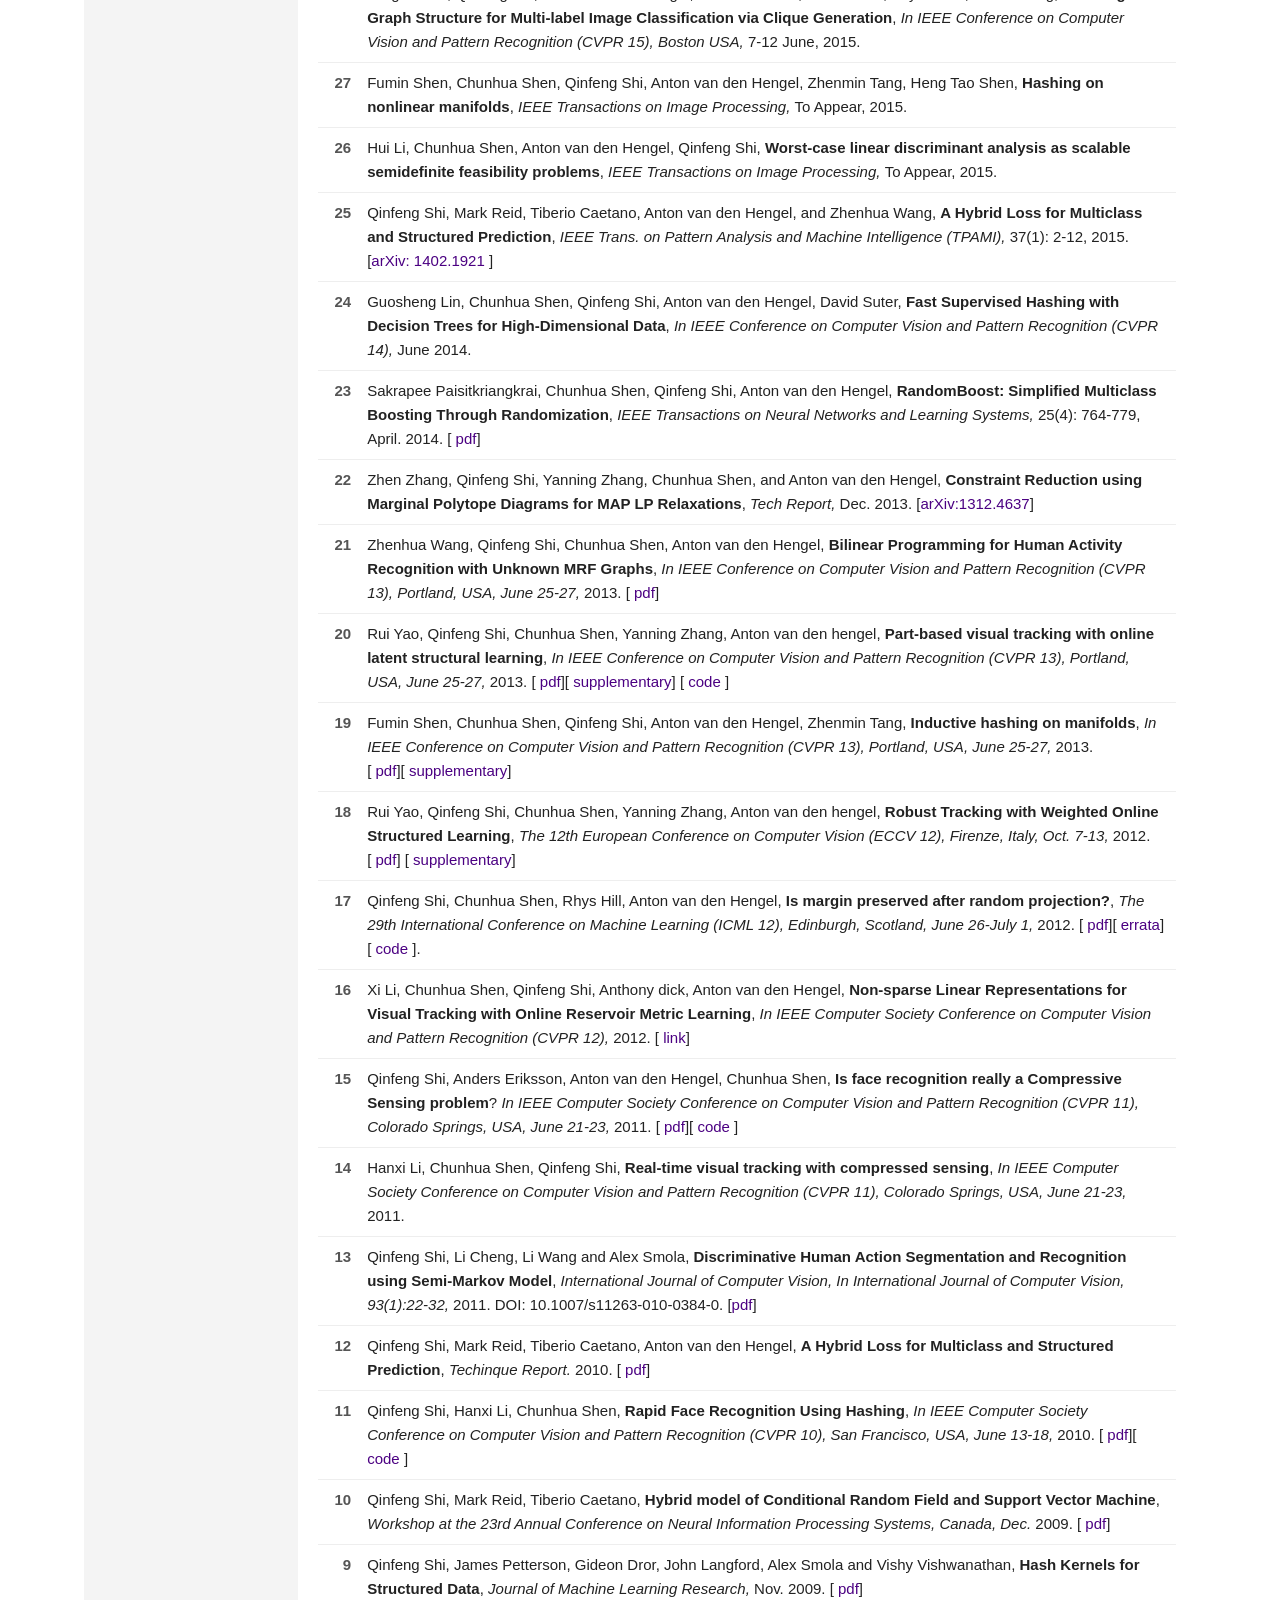
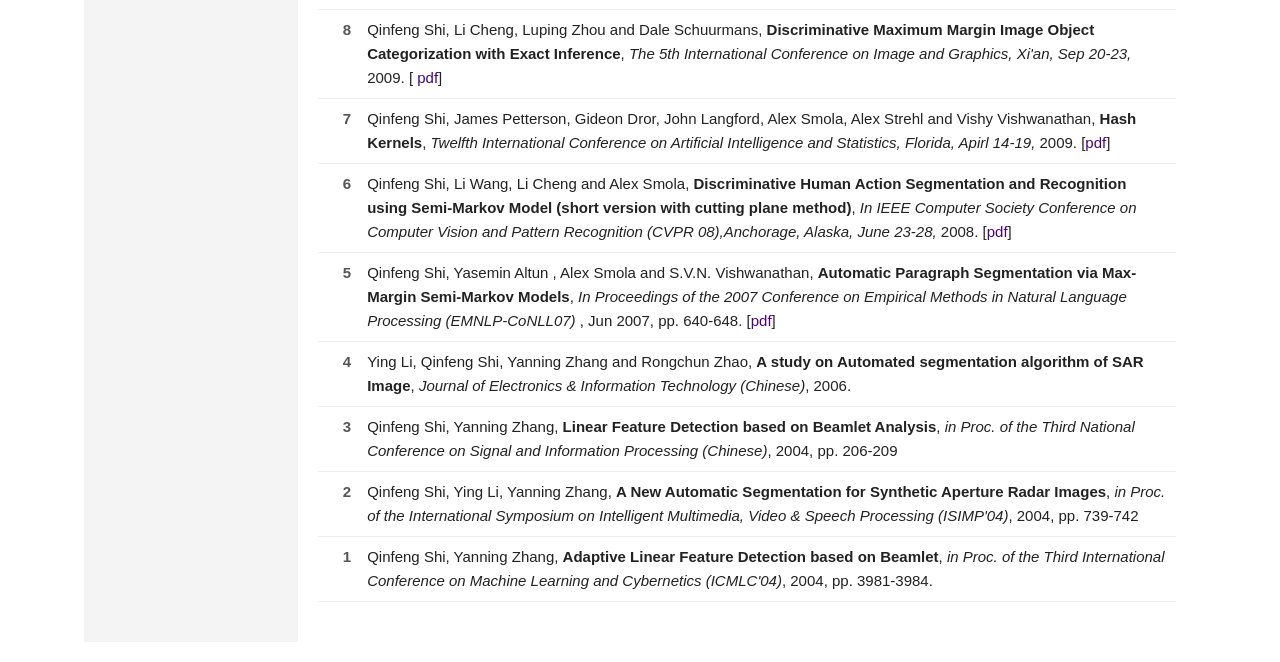
<file: pubs.html>
<!DOCTYPE html>
<html lang="en">
<head>
  <meta charset="UTF-8">
  <meta name="viewport" content="width=device-width, initial-scale=1.0">
  <title>Causal AI Group – Professor Javen Qinfeng Shi</title>
  <link rel="stylesheet" href="style.css?v=2025-09-08"><!-- cache-bust -->
  <style>
    :root { color-scheme: light only; }
    html, body { background: #ffffff !important; color: #222 !important; font-family: Arial, sans-serif; margin: 0; line-height: 1.6; }
    a { color: #4B0082 !important; text-decoration: none; }
    a:hover { text-decoration: underline; }
    #container { display: flex; max-width: 1200px; margin: auto; }
    aside { flex: 0 0 180px; padding: 20px; background: #f4f4f4 !important; }
    main { flex: 1; padding: 20px; }
    h1 { color: #4B0082; border-bottom: 2px solid #eee; padding-bottom: 6px; }
    h2, h3 { color: #4B0082; margin-top: 30px; }
    ul { padding-left: 20px; }
    ul li { margin-bottom: 6px; }
    section { margin-bottom: 40px; }
    .future-students { margin-top: 30px; padding: 15px; background: #f9f9f9; border-left: 4px solid #4B0082; border-radius: 8px; }
    @media (max-width: 768px) { #container { flex-direction: column; } aside { width: 100%; text-align: center; } }
  </style>
</head>
<body>
<div id="container">
  <aside>
    <nav>
      <a href="index.html">Home</a><br>
      <a href="#soul-wants">📖 What the Soul Wants</a>
      <a href="index.html#seven-wisdoms">📖 Seven Wisdoms</a><br>
      <a href="index.html#book">📖 Be Cause</a><br>
      <a href="index.html#news">News</a><br>
      <a href="index.html#research">Research</a><br>
      <a href="pubs.html">Publications</a><br>
      <a href="grants.html">Grants</a><br>
      <a href="supervise.html">Group</a><br>
       <a href="index.html#speaking">Speaking</a><br>
       <a href="index.html#contact">Contact</a>
    </nav>
  </aside>

  <main>
    <h1>Publication (Selected)</h1>


  

   
  <!-- publication -->
 
 <tr>
  <td colspan="2">
    <a name="pubs"></a>
    <table cellpadding="5" cellspacing="0">
    	<tr>
        <td valign="top">119</td>
        <td>
          <img src="images/new.gif"> Yuhang Liu, Zhen Zhang, Dong Gong, Erdun Gao, Biwei Huang, Mingming Gong, Anton van den Hengel, Kun Zhang, Javen Qinfeng Shi,
          <b>Towards Identifiable Latent Additive Noise Models</b>,
          <i>NeurIPS</i> 2026. <br />
        </td>
      </tr>
      <tr>
        <td valign="top">118</td>
        <td>
          <img src="images/new.gif"> Xinyu Li, Zhen Zhang, Jiayu Huang, Daniel M. Steinberg, Lina Yao, Javen Qinfeng Shi,
          <b>Preserving Geometric Symmetry in Uncertainty Estimation for Molecular Forces</b>,
          <i>NeurIPS</i> 2026. <br />
        </td>
      </tr>
    	<tr>
        <td valign="top">117</td>
        <td>
          <img src="images/new.gif"> Guanjie Li, Shilin Zhang, Jodie A. Yuwono, Xinyu Li, Javen Qinfeng Shi, Chunsheng Wang, Zaiping Guo,
          <b>Hydrophobic Liquid Electrolyte Interphases for Efficient Aqueous Zinc Batteries</b>,
          <i>Nature Nanotechnology (Accepted)</i> 2026. <br />
        </td>
      </tr>
    	<tr>
        <td valign="top">116</td>
        <td>
          <img src="images/new.gif"> Wenkang Jiang, Yuhang Liu, Erdun Gao, Ehsan Abbasnejad, Lina Yao, and Javen Qinfeng Shi,
          <b>Learning Latent Dynamical Causal Processes for Single-Cell Perturbation Prediction</b>,
          <i>KDD</i> 2026. <br />
        </td>
      </tr>
    	<tr>
        <td valign="top">115</td>
        <td>
          <img src="images/new.gif"> Wenkang Jiang, Yuhang Liu, Yichao Cai, Erdun Gao, Jiayi Dong, Ehsan Abbasnejad, Lina Yao, Javen Qinfeng Shi,
          <b>What Makes a Good Representation for Single-Cell Perturbation Prediction?</b>,
          <i>ICML</i> 2026. <br />
        </td>
      </tr>
      <tr>
        <td valign="top">114</td>
        <td>
          <img src="images/new.gif"> Yichao Cai, Zhen Zhang, Yuhang Liu, Javen Qinfeng Shi,
          <b>The Geometric Mechanics of Contrastive Representation Learning: Alignment Potentials, Entropic Dispersion, and Cross-Modal Divergence</b>,
          <i>ICML</i> 2026. <br />
        </td>
      </tr>
      <tr>
        <td valign="top">113</td>
        <td>
          <img src="images/new.gif"> Jiaqing Chen, Zidu Yin, Yichao Cai, Yuhang Liu, Zhen Zhang, Dong Gong, Javen Qinfeng Shi,
          <b>Boundary Embedding Shaping with Adaptive Contrastive Learning for Graph Structural Disentanglement</b>,
          <i>ICML</i> 2026. <br />
        </td>
      </tr>
<tr>
        <td valign="top">112</td>
        <td>
          <img src="images/new.gif"> Hamed Damirchi, Imezadelajara, Ehsan Abbasnejad, Afshar Shamsi, Zhen Zhang, Javen Qinfeng Shi,
          <b>Truth as a Trajectory: What Internal Representations Reveal About Large Language Model Reasoning</b>,
          <i>ACL</i> 2026, Oral. <br />
        </td>
      </tr>


    	<tr>
        <td valign="top">111</td>
        <td>
          <img src="images/new.gif"> Yuhang Liu, Dong Gong, Yichao Cai, Erdun Gao, Zhen Zhang, Biwei Huang, Mingming Gong, Anton van den Hengel, and Javen Qinfeng Shi,
          <b>I Predict Therefore I Am: Is Next Token Prediction Enough to Learn Human-Interpretable Concepts from Data?</b>,
          <i>ICLR</i> 2026. <br />
        </td>
      </tr>

    	<tr>
        <td valign="top">110</td>
        <td>
          <img src="images/new.gif"> Yuhang Liu, Zhen Zhang, Dong Gong, Erdun Gao, Biwei Huang, Mingming Gong, Anton van den Hengel, Kun Zhang, Javen Qinfeng Shi,
          <b>Beyond DAGs: A Latent Partial Causal Model for Multimodal Learning</b>,
          <i>ICLR</i> 2026. <br />
        </td>
      </tr>

    	<tr>
        <td valign="top">109</td>
        <td>
          <img src="images/new.gif"> Yuhang Liu, Zhen Zhang, Dong Gong, Mingming Gong, Biwei Huang, Anton van den Hengel, Kun Zhang, Javen Qinfeng Shi,
          <b>Identifying Weight-Variant Latent Causal Models</b>,
          <i>JMLR</i> 2026. <br />
        </td>
      </tr>
    	<tr>
        <td valign="top">108</td>
        <td>
          Yichao Cai, Yuhang Liu (equal contribution), Erdun Gao, Tianjiao Jiang, Zhen Zhang, Anton van den Hengel, Javen Qinfeng Shi,
          <b>On the Value of Cross-Modal Misalignment in Multimodal Representation Learning</b>,
          <i>NeurIPS</i> 2025. <br />
        </td>
      </tr>
      <tr>
        <td valign="top">107</td>
        <td>
         Zhen Zhang, Javen Qinfeng Shi, Wee Sun Lee,
          <b>Solving the Asymmetric Traveling Salesman Problem via Trace-Guided Cost Augmentation</b>,
          <i>NeurIPS</i> 2025. <br />
        </td>
      </tr>
    	
    	<tr>
        <td valign="top">106</td>
        <td>
          Tianjiao Jiang, Zhen Zhang, Yuhang Liu, Javen Qinfeng Shi,
          <b>Causal Disentanglement and Cross-Modal Alignment for Enhanced Few-Shot Learning</b>,
          <i>ICCV</i> 2025. <br />
        </td>
      </tr>
      <tr>
        <td valign="top">105</td>
        <td>
          Zhen Zhang, Ignavier Ng, Dong Gong, Yuhang Liu, Mingming Gong, Biwei Huang, Kun Zhang, Anton van den Hengel, Javen Qinfeng Shi,
          <b>Analytic DAG Constraints for Differentiable DAG Learning</b>,
          <i>ICLR</i> 2025. <br />
        </td>
      </tr>
      <tr>
        <td valign="top">104</td>
        <td>
         Ruilin Tong, Yuhang Liu, Javen Qinfeng Shi, Dong Gong,
          <b>Coreset Selection via Reducible Loss in Continual Learning</b>,
          <i>ICLR</i> 2025. <br />
        </td>
      </tr>
      <tr>
        <td valign="top">103</td>
        <td>
          Zidu Yin, Zhen Zhang, Dong Gong, Stefano V Albrecht, Javen Qinfeng Shi,
          <b>Highway Graph to Accelerate Reinforcement Learning</b>,
          <i>TMLR</i> 2025. <br />
        </td>
      </tr>

<td valign="top">  102</td>
	<td> 
	   Hongrong Cheng, Miao Zhang, Javen Qinfeng Shi,
	  <b> Influence Function Based Second-Order Channel Pruning: Evaluating True Loss Changes For Pruning Is Possible Without Retraining</b>,
	  <i> TPAMI </i> 2024. <br /> 
        </td>
	</tr>


	<td valign="top">  101</td>
	<td> 
	  Hongrong Cheng, Miao Zhang, Javen Qinfeng Shi,
	  <b> A Survey on Deep Neural Network Pruning: Taxonomy, Comparison, Analysis, and Recommendations</b>,
	  <i> TPAMI </i> 2024. <br /> 
        </td>
	</tr>
	<td valign="top">  100</td>
	<td> 
	   Liu Y, Zhang Z, Gong D, Gong M, Huang B, Hengel AVD, Zhang K, Shi JQ,
	  <b> Identifiable Latent Polynomial Causal Models Through the Lens of Change</b>,
	  <i> ICLR </i> 2024. <br /> 
        </td>
	</tr>
<td valign="top">  99</td>
	<td> 
	   Yan Q, Fruzangohar M, Taylor J, Gong D, Walter J, Norman A, Shi JQ, Coram T,
	  <b> Improved genomic prediction using machine learning with Variational Bayesian sparsity</b>,
	  <i> Plant Methods </i> 2023. <br /> 
        </td>
	</tr>
	<td valign="top">  98</td>
	<td> 
	  Zhao Y, Li H, Shan J, Zhang Z, Li X, Shi JQ, Jiao Y, Li H,
	  <b> Machine Learning Confirms the Formation Mechanism of a Single-Atom Catalyst via Infrared Spectroscopic Analysis</b>,
	  <i> Journal of Physical Chemistry Letters </i> 2023. <br /> 
        </td>
	</tr>
	<td valign="top">  97</td>
	<td> 
	   Yuwono JA, Li X, Dolezal TD, Samin AJ, Shi JQ, Li Z, Birbilis N,
	  <b> A computational approach for mapping electrochemical activity of multi-principal element alloys</b>,
	  <i> Materials Degradation </i> 2023. <br /> 
        </td>
	</tr>
	<td valign="top">  96</td>
	<td> 
	 Li X, Shi JQ, Page AJ,
	  <b> Discovery of Graphene Growth Alloy Catalysts Using High-Throughput Machine Learning</b>,
	  <i> Nano Letters </i> 2023. <br /> 
        </td>
	</tr>

	<td valign="top">  95</td>
	<td> 
	  Zhang Z, Dupty MH, Wu F, Shi JQ, Lee WS,
	  <b> Factor Graph Neural Networks</b>,
	  <i> Journal of Machine Learning Research </i> 2023. <br /> 
        </td>
	</tr>
	<td valign="top">  94</td>
	<td> 
	  Meng J, Wang Z, Ying K, Zhang J, Guo D, Zhang Z, Shi JQ, Chen S,
	  <b> Human Interaction Understanding with Consistency-Aware Learning</b>,
	  <i> IEEE Transactions on Pattern Analysis and Machine Intelligence </i> 2023. <br /> 
        </td>
	</tr>
	<td valign="top">  93</td>
	<td> 
	  Li X, Li H, Zhang Z, Shi JQ, Jiao Y, Qiao SZ,
	  <b> Active-learning accelerated computational screening of A<inf>2</inf>B@NG catalysts for CO<inf>2</inf> electrochemical reduction</b>,
	  <i> Nano Energy </i> 2023. <br /> 
        </td>
	</tr>
	<td valign="top">  92</td>
	<td> 
	   Yan Q, Liu S, Xu S, Dong C, Li Z, Shi JQ, Zhang Y, Dai D,
	  <b> 3D Medical image segmentation using parallel transformers</b>,
	  <i> Pattern Recognition </i> 2023. <br /> 
        </td>
	</tr>
	<td valign="top">  91</td>
	<td> 
	  Yan Q, Gong D, Wang P, Zhang Z, Zhang Y, Shi JQ,
	  <b> SharpFormer: Learning Local Feature Preserving Global Representations for Image Deblurring</b>,
	  <i> IEEE Transactions on Image Processing </i> 2023. <br /> 
        </td>
	</tr>
	<td valign="top">  90</td>
	<td> 
	  Zhen Zhang, Ignavier Ng, Dong Gong, Yuhang Liu, Ehsan M Abbasnejad, Mingming Gong, Kun Zhang, Javen Qingfeng Shi,
	  <b> Truncated Matrix Power Iteration for Differentiable DAG Learning</b>,
	  <i> NeurIPS </i> 2022. <br /> 
        </td>
	</tr>
	<td valign="top">  89</td>
	<td> 
	 Bao Gia Doan, Ehsan Abbasnejad, Javen Qinfeng Shi, Damith Ranashinghe,
	  <b> Bayesian Learning with Information Gain Provably Bounds Risk for a Robust Adversarial Defense</b>,
	  <i> ICML </i> 2022. <br /> 
        </td>
	</tr>
    
	<td valign="top">  88</td>
	<td> 
	 Amin Parvaneh, Ehsan Abbasnejad, Damien.Teney, Gholamreza Haffari, Anton van den Hengel, 
     Javen Qinfeng Shi,
	  <b> Active Learning by Feature Mixing</b>,
	  <i> CVPR </i> 2022. <br /> 
        </td>
	</tr>
	<td valign="top">  87</td>
	<td> 
	   Xinyu Zhang etc.
	  <b> Implicit Sample Extension for Unsupervised Person Re-Identification</b>,
	  <i> CVPR, </i> 2022. <br /> 
        </td>
	</tr>
	<td valign="top">  86</td>
	<td> 
	 Qingsen Yan, Dong Gong, Yuhang Liu, Anton van den Hengel, 
     Javen Qinfeng Shi,
	  <b> Learning Bayesian Sparse Networks with Full Experience Replay for Continual Learning</b>,
	  <i> CVPR, </i> 2022. <br /> 
        </td>
	</tr>
	<td valign="top">  85</td>
	<td> 
	  Zhenhua Wang, Jiajun Meng, Dongyan Guo, Jianhua Zhang, Javen Qinfeng Shi, Shengyong Chen,
	  <b> Consistency-Aware Graph Network for Human Interaction Understanding</b>,
	  <i> ICCV (oral), </i> 2021. <br /> 
        </td>
	</tr>
	<td valign="top">  84</td>
	<td> 
	  Dong Gong, Zhen Zhang, Javen Qinfeng Shi, Anton van den Hengel,
	  <b> Memory-augmented Dynamic Neural Relational Inference</b>,
	  <i> ICCV, </i> 2021. <br /> 
        </td>
	</tr>
	<td valign="top">  83</td>
	<td> 
	  Rezatofighi, H., Zhu, T., Kaskman, R., Motlagh, F. T., Shi, Q., Milan, A., Cremers, D., Leal-Taixe, L. & Reid, I. D.,
	  <b> Learn to predict sets using feed-forward neural networks</b>,
	  <i>IEEE Transactions on Pattern Analysis and Machine Intelligence, </i> 2021. <br /> 
        </td>
	</tr>
	<td valign="top">  82</td>
	<td> 
	  Alireza Abedin, Mahsa Ehsanpour, Qinfeng Shi, Hamid Rezatofighi, Damith C. Ranasinghe,
	  <b> Attend and Discriminate: Beyond the State-of-the-Art for Human Activity Recognition Using Wearable Sensors</b>,
	  <i> Proc. ACM Interact. Mob. Wearable Ubiquitous Technol., </i> 2021. <br /> 
        </td>
	</tr>
	<td valign="top">  81</td>
	<td> 
	  Qingsen Yan, Bo Wang, Dong Gong, Chuan Luo, Wei Zhao, Jianhu Shen, Jingyang Ai, Qinfeng Shi, Yanning Zhang, Shuo Jin, Liang Zhang, Zheng You,
	  <b> COVID-19 Chest CT Image Segmentation Network by Multi-Scale Fusion and Enhancement Operations</b>,
	  <i> IEEE Trans. Big Data, </i> 2021. <br /> 
        </td>
	</tr>
	<td valign="top">  80</td>
	<td> 
	   Qingsen Yan, Bo Wang, Wei Zhang, Chuan Luo, Wei Xu, Zhengqing Xu, Yanning Zhang, Qinfeng Shi, Liang Zhang, Zheng You,
	  <b> Attention-Guided Deep Neural Network With Multi-Scale Feature Fusion for Liver Vessel Segmentation</b>,
	  <i> IEEE J. Biomed. Health Informatics, </i> 2021. <br /> 
        </td>
	</tr>
	<td valign="top">  79</td>
	<td> 
	  Yinglong Wang, Dong Gong, Jie Yang, Qinfeng Shi, Anton van den Hengel, Dehua Xie, Bing Zeng,
	  <b> Deep Single Image Deraining via Modeling Haze-Like Effect</b>,
	  <i> IEEE Trans. Multim, </i> 2021. <br /> 
        </td>
	</tr>
	<td valign="top">  78</td>
	<td> 
	  Mohammad Mahdi Kazemi Moghaddam, Qi Wu, Ehsan Abbasnejad, Javen Shi,
	  <b> Optimistic Agent: Accurate Graph-Based Value Estimation for More Successful Visual Navigation</b>,
	  <i> WACV, </i> 2021. <br /> 
        </td>
	</tr>
	    <td valign="top">  77</td>
	<td> 
	 Sun W, Gong D, Shi Q, van den Hengel A, Zhang Y.,
	  <b> Learning to Zoom-in via Learning to Zoom-out: Real-world Super-resolution by Generating and Adapting Degradation</b>,
	  <i> IEEE Transactions on Image Processing, </i> 2021. <br /> 
        </td>
	</tr>
	    <td valign="top">  76</td>
	<td> 
	  Zhang L, Wei W, Shi Q, Shen C, van den Hengel A, Zhang Y.,
	  <b> Accurate Tensor Completion via Adaptive Low-Rank Representation</b>,
	  <i> IEEE transactions on neural networks and learning systems, </i> 2020. <br /> 
        </td>
	</tr>
	    <td valign="top">  75</td>
	<td> 
	  Yan Q, Zhang L, Liu Y, Zhu Y, Sun J, Shi Q, Zhang Y.,
	  <b> Deep HDR imaging via A non-local network</b>,
	  <i> IEEE Transactions on Image Processing, </i> 2020. <br /> 
        </td>
	</tr>
	    <td valign="top">  74</td>
	<td> 
	  Guo Y, Chen J, Du Q, Van Den Hengel A, Shi Q, Tan M.,
	  <b> Multi-way backpropagation for training compact deep neural networks</b>,
	  <i> Neural Networks, </i> 2020. <br /> 
        </td>
	</tr>
	    <td valign="top">  73</td>
	<td> 
	   Gong D, Zhang Z, Shi Q, van den Hengel A, Shen C, Zhang Y.,
	  <b> Learning deep gradient descent optimization for image deconvolution</b>,
	  <i> IEEE Transactions on Neural Networks and Learning Systems, </i> 2020. <br /> 
        </td>
	</tr>
	    <td valign="top">  72</td>
	<td> 
	  Parvaneh A, Abbasnejad M, Teney D, Shi Q, Van Den Hengel A.,
	  <b> Counterfactual Vision-and-Language Navigation: Unravelling the Unseen</b>,
	  <i> NeurIPS, </i> 2020. <br /> 
        </td>
	</tr>
	    <td valign="top">  71</td>
	<td> 
	  Abbasnejad M, Abbasnejad I, Wu Q, Shi Q, Van Den Hengel A.,
	  <b> Gold Seeker: Information Gain from Policy Distributions for Goal-oriented Vision-and-Langauge Reasoning</b>,
	  <i> CVPR, </i> 2020. <br /> 
        </td>
	</tr>
	    <td valign="top">  70</td>
	<td> 
	   Abbasnejad M, Teney D, Parvaneh A, Shi Q, Van Den Hengel A.,
	  <b> Counterfactual Vision and Language Learning</b>,
	  <i> CVPR, </i> 2020. <br /> 
        </td>
	</tr>
	</tr>
	    <td valign="top">  69</td>
	<td> 
	   Yan Y, Tan M, Tsang I, Yang Y, Shi Q, Zhang C,
	  <b> Fast and Low Memory Cost Matrix Factorization: Algorithm, Analysis and Case Study</b>,
	  <i> IEEE Transactions on Knowledge and Data Engineering, </i> 2020. <br /> 
        </td>
	</tr>
	    <td valign="top">  68</td>
	<td> 
	   Yan Q, Zhang L, Liu Y, Zhu Y, Sun J, Shi Q, Zhang Y,
	  <b> Deep HDR Imaging via A Non-local Network</b>,
	  <i> IEEE Transactions on Image Processing, </i> 2020. <br /> 
        </td>
	</tr>
	    <td valign="top">  67</td>
	<td> 
	   Zhang L, Wei W, Shi Q, Shen C, van den Hengel A, Zhang Y,
	  <b> Accurate Tensor Completion via Adaptive Low-Rank Representation</b>,
	  <i> IEEE Transactions on Neural Networks and Learning Systems, </i> 2019. <br /> 
        </td>
	</tr>
	</tr>
	    <td valign="top">  66</td>
	<td> 
	   Zhenhua Wang etal,
	  <b> New Convex Relaxations for MRF Inference with Unknown Graphs</b>,
	  <i> ICCV, </i> 2019. <br /> 
        </td>
	</tr>
	    <td valign="top">  65</td>
	<td> 
	   Chongyu Liu, Rui Yao, Hamid Rezatofighi, Qinfeng Shi,
	  <b> Model-free tracker for multiple objects using joint appearance and motion inference</b>,
	  <i> TIP, </i> 2019. <br /> 
        </td>
	</tr>
	    <td valign="top">  64</td>
	<td> 
	   Suwanwimolkul S, Zhang L, Ranasinghe D, Shi Q,
	  <b> One-step adaptive Markov random field for structured compressive sensing</b>,
	  <i> Signal Processing, </i> 2019. <br /> 
        </td>
	</tr>
	    <td valign="top">  63</td>
	<td> 
	  Gong D, Tan M, Shi Q, van den Hengel A, Zhang Y,
	  <b> MPTV: matching pursuit based total variation minimization for image deconvolution</b>,
	  <i> TIP, </i> 2019. <br /> 
        </td>
	</tr>
<td valign="top">  62</td>
	<td> 
	 Liu W, Gong D, Tan M, Shi Q, Yang Y, Hauptmann A,
	  <b> Learning Distilled Graph for Large-scale Social Network Data Clustering</b>,
	  <i> TKDE, </i> 2019. <br /> 
        </td>
	</tr>
<td valign="top">  61</td>
	<td> 
	  Suwanwimolkul S, Zhang L, Gong D, Zhang Z, Chen C, Ranasinghe D, Qinfeng Shi,
	  <b> An adaptive markov random field for structured compressive sensing</b>,
	  <i> TIP, </i> 2019. <br /> 
        </td>
	</tr>
	
<td valign="top">  60</td>
	<td> 
	  Alireza Abedinvaramin, Hamid Rezatofighi, Damith Ranasinghe, Qinfeng Shi,
	  <b> SparseSense: Human Activity Recognition from Highly Sparse Sensor Data-streams Using Set-based Neural Networks</b>,
	  <i> IJCAI, </i> 2019. <br /> 
        </td>
    </tr>
		<td valign="top">  59</td>
	<td> 
	  Ehsan Abbasnejad, Qi Wu, Qinfeng Shi, Anton van den Hengel,
	  <b> What's to know? Uncertainty as a Guide to Asking Goal-oriented Questions</b>,
	  <i> CVPR, </i> 2019. <a href=" https://arxiv.org/abs/1812.06401"> [pdf] <br /> 
        </td>
    </tr>
		<td valign="top">  58</td>
	<td> 
	  Ehsan Abbasnejad, Qinfeng Shi, Anton van den Hengel, Lingqiao Liu,
	  <b> A Generative Adversarial Density Estimator</b>,
	  <i> CVPR (Oral), </i> 2019.<br /> 
        </td>
    </tr>
		<td valign="top">  57</td>
	<td> 
	  Qingsen Yan, Dong Gong, Qinfeng Shi, Anton van den Hengel, Chunhua Shen, Ian Reid, Yanning Zhang,
	  <b> Attention-guided Network for Ghost-free High Dynamic Range Imaging</b>,
	  <i> CVPR, </i> 2019.<br /> 
        </td>
    </tr>
		<td valign="top">  56</td>
	<td> 
	  Jie Li, You Liu, Dong Gong, Qinfeng Shi, Xia Yuan, Chunxia Zhao, Ian Reid,
	  <b> Dimensional Decomposition Residual Network for 3D Semantic Scene Completion</b>,
	  <i> CVPR, </i> 2019.<br /> 
        </td>
    </tr>
		<td valign="top">  55</td>
	<td> 
	  Yuhang Liu, Wenyong Dong, Lei Zhang, Dong Gong, Qinfeng Shi,
	  <b> Variational Bayesian Dropout</b>,
	  <i> CVPR, </i> 2019. <a href="https://arxiv.org/abs/1811.07533">[pdf] </a><br /> 
        </td>
    </tr>
		<td valign="top">  54</td>
	<td> 
	  Rui Yao, Guosheng Lin, Qinfeng Shi, Damith Chinthana Ranasinghe,
	  <b> Efficient dense labelling of human activity sequences from wearables using fully convolutional networks</b>,
	  <i> Pattern Recognition, </i> 2018.<br /> 
        </td>
    </tr>
		<td valign="top">  53</td>
	<td> 
	  Lei Zhang, Wei Wei, Yanning Zhang, Chunhua Shen, Anton van den Hengel, Qinfeng Shi,
	  <b> Cluster Sparsity Field: An Internal Hyperspectral Imagery Prior for Reconstruction</b>,
	  <i> International Journal of Computer Vision, </i> 2018.<br /> 
        </td>
    </tr>
		<td valign="top">  52</td>
	<td> 
	   Yan Yan, Mingkui Tan, Ivor W Tsang, Yi Yang, Qinfeng Shi, Chengqi Zhang,
	  <b> Fast and Low Memory Cost Matrix Factorization: Algorithm, Analysis and Case Study</b>,
	  <i> IEEE Transactions on Knowledge and Data Engineering, </i> To Appear, 2018.<br /> 
        </td>
    </tr>
		<td valign="top">  51</td>
	<td> 
	   Suwichaya Suwanwimolkul, Lei Zhang, Dong Gong, Zhen Zhang, Chao Chen, Damith C. Ranasinghe, Qinfeng Shi,
	  <b>An Adaptive Markov Random Field for Structured Compressive Sensing</b>,
	  <i> IEEE Transactions on Image Processing, </i> To Appear, 2018.<br /> 
        </td>
    </tr>
	    	<tr> 
	<td valign="top">  50</td>
	<td> 
	   Alireza Abedin Varamin, Ehsan Abbasnejad, Qinfeng Shi, Damith Ranasinghe, Hamid Rezatofighi,
	  <b>Deep Auto-Set: A Deep Auto-Encoder-Set Network for Activity Recognition Using Wearables</b>,
	  <i> MobiQuitous18, </i> 2018. <br /> 
        </td>
    </tr>
	    	<tr> 
	<td valign="top">  49</td>
	<td> 
	   Jie Yang*, Dong Gong*, Lingqiao Liu, Qinfeng Shi, 
	  <b>Seeing Deeply and Bidirectionally: A Deep Learning Approach for Single Image Reflection Removal</b> (* equal contribution),
	  <i> ECCV18, </i> 2018. <br /> 
        </td>
    </tr>
	    	<tr> 
	<td valign="top">  48</td>
	<td> 
	  Yuhang Liu, Wenyong Dong, Dong Gong, Lei Zhang, Qinfeng Shi, 
	  <b>Deblurring Natural Image Using Super-Gaussian Fields</b>,
	  <i> ECCV18, </i> 2018. <br /> 
        </td>
    </tr>
	    	<tr> 
	<td valign="top">  47</td>
	<td> 
	   M. Ehsan Abbasnejad, Anthony Dick, Qinfeng Shi, Anton van den Hengel, 
	  <b>Active Learning from Noisy Tagged Images</b>,
	  <i> BMVC18, </i> 2018. <br /> 
        </td>
    </tr>
	    	<tr> 
	<td valign="top">  46</td>
	<td> 
	   S. Hamid Rezatofighi, Anton Milan, Qinfeng Shi, Anthony Dick, Ian Reid, 
	  <b>Joint Learning of Set Cardinality and State Distribution</b>,
	  <i> AAAI18, </i> 2018. <br /> 
        </td>
    </tr>
	    	<tr> 
	<td valign="top">  45</td>
	<td> 
	  Dong  Gong, Mingkui Tan, Yanning Zhang, Anton Van Den Hengel, Qinfeng Shi, 
	  <b>Self-paced Kernel Estimation for Robust Blind Image Deblurring</b>,
	  <i> In International Conference on Computer Vision 2017 (ICCV-17), </i>  2017. <br /> 
        </td>
    </tr>
	    	<tr> 
	<td valign="top">  44</td>
	<td> 
	 Zhen Zhang, Julian McAuley, Yong Li, Wei Wei, Yanning Zhang, Qinfeng Shi, 
	  <b>Dynamic Programming Bipartite Belief Propagation For Hyper Graph Matching</b>,
	  <i>  In The 26th International Joint Conference on Artificial Intelligence (IJCAI-17), </i> 2017. <br /> 
        </td>
    </tr>
	    	<tr> 
	<td valign="top">  43</td>
	<td> 
	  Dong Gong, Jie Yang, Lingqiao Liu, Yanning Zhang, Ian Reid, Chunhua Shen, Anton van den Hengel, Qinfeng Shi, 
	  <b>From Motion Blur to Motion Flow: a Deep Learning Solution for Removing Heterogeneous Motion Blur</b>,
	  <i>  CVPR 2017, </i> 2017. <br /> 
        </td>
    </tr>
	    	<tr> 
	<td valign="top">  42</td>
	<td> 
	  Dong Gong, Mingkui Tan, Yanning Zhang, Anton van den Hengel, Qinfeng Shi, 
	  <b>MPGL: An Efficient Matching Pursuit Method for Generalized LASSO</b>,
	  <i>  Thirty-First AAAI Conference on Artificial Intelligence (AAAI-17), </i> 2017, Oral. <br /> 
        </td>
    </tr>
	    	<tr> 
	<td valign="top">  41</td>
	<td> 
	   Zhen Zhang, Qinfeng Shi, Julian McAuley, Wei Wei, Yanning Zhang, Rui Yao, Anton Van Den Hengel, 
	  <b>Solving constrained combinatorial optimisation problems via MAP inference without high-order penalties</b>,
	  <i>  Thirty-First AAAI Conference on Artificial Intelligence (AAAI-17), </i> 2017. <br /> 
        </td>
    </tr>
	    	<tr> 
	<td valign="top">  40</td>
	<td> 
	  Lei Zhang, Wei Wei, Yanning Zhang, Chunhua Shen, Anton van den Hengel, Qinfeng Shi, 
	  <b>Cluster Sparsity Field for Hyperspectral Imagery Denoising</b>,
	  <i>  European Conference on Computer Vision (ECCV 16), </i> 2016. <br /> 
        </td>
    </tr>
	    	<tr> 
	<td valign="top">  39</td>
	<td> 
	  Wei Emma Zhang, Mingkui Tan, Quan Z. Sheng and Qinfeng Shi, 
	  <b>Efficient Orthogonal Non-negative Matrix Factorization over Stiefiel Manifold</b>,
	  <i> ACM International Conference on Information and Knowledge Management (CIKM 2016), </i> 2016, Oral. <br /> 
        </td>
    </tr>
	    	<tr> 
	<td valign="top">  38</td>
	<td> 
	  Zhen Zhang, Qinfeng Shi, Julian McAuley, Wei Wei, Yanning Zhang, Anton Van Den Hengel, 
	  <b>Pairwise Matching through Max-Weight Bipartite Belief Propagation</b>,
	  <i>  In IEEE Conference on Computer Vision and Pattern Recognition (CVPR 16), </i> 2016. <br /> 
        </td>
    </tr>
	    	<tr> 
	<td valign="top">  37</td>
	<td> 
	  Seyed Hamid Rezatofighi, Anton Milan, Zhen Zhang, Qinfeng Shi, Anthony Dick, Ian Reid, 
	  <b>Joint Probabilistic Matching Using m-Best Solutions</b>,
	  <i>  In IEEE Conference on Computer Vision and Pattern Recognition (CVPR 16), </i> 2016, Oral. <br /> 
        </td>
    </tr>
	    	<tr> 
	<td valign="top">  36</td>
	<td> 
	  Dong Gong, Mingkui Tan, Yanning Zhang, Anton Van den Hengel, Qinfeng Shi, 
	  <b>Blind Image Deconvolution by Automatic Gradient Activation</b>,
	  <i>  In IEEE Conference on Computer Vision and Pattern Recognition (CVPR 16), </i> 2016. <br />  
        </td>
    </tr>
	    	<tr> 
	<td valign="top">  35</td>
	<td> 
	  Mingkui  Tan, Shijie  Xiao, Junbin  Gao, Dong  Xu, Anton Van Den  Hengel, Qinfeng  Shi, 
	  <b>Proximal Riemannian Pursuit for Large-scale Trace-norm Minimization</b>,
	  <i>  In IEEE Conference on Computer Vision and Pattern Recognition (CVPR 16), </i> 2016. <br />  
        </td>
    </tr>
	    	<tr> 
	<td valign="top">  34</td>
	<td> 
	  Mingkui Tan, Yan Yan, Li Wang, Ivor Tsang, Anton van den Hengel and Qinfeng Shi, 
	  <b>Learning Sparse Confidence-Weighted Classifier on Very High Dimensional Data</b>,
	  <i> AAAI16, Phoenix, Arizona USA, </i> February 12-17, 2016. <br /> 
        </td>
    </tr>
		<!--<table cellpadding=5>
	    	<tr> 
	<td valign="top">  34</td>
	<td> 
	  <img src="images/new.gif"> Rui Yao, Qinfeng Shi, Chunhua Shen, Yanning Zhang, and Anton van den Hengel, 
	  <b>Part-based Robust Tracking Using Online Latent Structured Learning</b>,
	  <i> IEEE Transactions on Circuits and Systems for Video Technology, </i> To Appear, 2016. <br /> 
        </td>
    </tr>-->
	    	<tr> 
	<td valign="top">  33</td>
	<td> 
	   Seyed Hamid Rezatofighi, Anton Milan, Zhen Zhang, Qinfeng Shi, Anthony Dick, Ian Reid, 
	  <b>Joint Probabilistic Data Association Revisited</b>,
	  <i> International Conference on Computer Vision 2015 (ICCV 15), Santiago, Chile, </i> December 11-18, 2015. <br /> 
        </td>
    </tr>
	    	<tr> 
	<td valign="top">  32 </td>
	<td> 
	   Lei Zhang, Wei Wei, Yanning Zhang, Fei Li, Chunhua Shen and Qinfeng Shi, 
	  <b>Hyperspectral Compressive Sensing Using Manifold-Structured Sparsity Prior</b>,
	  <i> International Conference on Computer Vision 2015 (ICCV 15), Santiago, Chile, </i> December 11-18, 2015. <br />
        </td>
    </tr>
	    	<tr> 
	<td valign="top">  31 </td>
	<td> 
	   Ming Yin, Junbin Gao, Zhouchen Lin, Qinfeng Shi and Yi Guo, 
	  <b>Dual Graph Regularized Latent Low-rank Representation for Subspace Clustering</b>,
	  <i> IEEE Transactions on Image Processing, </i> To Appear, 2015.<br /> 
        </td>
    </tr>
	    	<tr> 
	<td valign="top">  30 </td>
	<td> 
	   Yan Yan, Mingkui Tan, Ivor W Tsang, Yi Yang, Chengqi Zhang, Qinfeng Shi, 
	  <b>Scalable Maximum Margin Matrix Factorization by active Riemannian Subspace Search</b>,
	  <i> International Joint Conference on Artificial Intelligence (IJCAI 15), Buenos Aires, </i> To Appear, July  25 - 31, 2015, Long Oral. <br /> 
        </td>
    </tr>
	    	<tr> 
	<td valign="top">  29 </td>
	<td> 
	    Julian McAuley, Christopher Targett, Qinfeng Shi, Anton van den Hengel, 
	  <b>Image-based recommendations on styles and substitutes</b>,
	  <i> The 38th Annual ACM SIGIR conference (SIGIR 15), Santiago de Chile, </i> To Appear, August 9-13 2015, Oral. <br /> 
        </td>
    </tr>
	    	<tr> 
	<td valign="top">  28 </td>
	<td> 
	   Mingkui  Tan, Qinfeng  Shi, Anton van den Hengel, Chunhua Shen, Junbin Gao, Fuyuan Hu, Zhen Zhang, 
	  <b>Learning Graph Structure for Multi-label Image Classification via Clique Generation</b>,
	  <i> In IEEE Conference on Computer Vision and Pattern Recognition (CVPR 15), Boston USA, </i> 7-12 June, 2015. <br /> 
        </td>
    </tr>
			<tr> 
	<td valign="top">  27 </td>
	<td> 
	   Fumin Shen, Chunhua Shen, Qinfeng Shi, Anton van den Hengel, Zhenmin Tang, Heng Tao Shen, 
	  <b>Hashing on nonlinear manifolds</b>,
	  <i> IEEE Transactions on Image Processing, </i> To Appear, 2015. <br /> 
        </td>
    </tr>
				<tr> 
	<td valign="top">  26 </td>
	<td> 
	   Hui Li, Chunhua Shen, Anton van den Hengel, Qinfeng Shi, 
	  <b>Worst-case linear discriminant analysis as scalable semidefinite feasibility problems</b>,
	  <i> IEEE Transactions on Image Processing, </i> To Appear, 2015. <br /> 
        </td>
    </tr>
    	<tr> 
	<td valign="top">  25 </td>
	<td> 
	   Qinfeng Shi, Mark Reid, Tiberio Caetano, Anton van den Hengel, and Zhenhua Wang, 
	  <b>A Hybrid Loss for Multiclass and Structured Prediction</b>,
	  <i> IEEE Trans. on Pattern Analysis and Machine Intelligence (TPAMI), </i> 37(1): 2-12, 2015. [<a href="http://arxiv.org/abs/1402.1921">arXiv: 1402.1921 </a>] <br /> 
        </td>
    </tr>
		<tr> 
	<td valign="top">  24 </td>
	<td> 
	   Guosheng Lin, Chunhua Shen, Qinfeng Shi, Anton van den Hengel, David Suter, 
	  <b>Fast Supervised Hashing with Decision Trees for High-Dimensional Data</b>,
	  <i> In IEEE Conference on Computer Vision and Pattern Recognition (CVPR 14), </i> June 2014. <br /> 
        </td>
    </tr>
		<tr> 
	<td valign="top">  23 </td>
	<td> 
	   Sakrapee Paisitkriangkrai, Chunhua Shen, Qinfeng Shi, Anton van den Hengel,
	  <b>RandomBoost: Simplified Multiclass Boosting Through Randomization</b>,
	  <i>IEEE Transactions on Neural Networks and Learning Systems, </i> 25(4): 764-779, April. 2014. [<a href="http://ieeexplore.ieee.org/stamp/stamp.jsp?arnumber=06637112"> pdf</a>] <br /> 
        </td>
    </tr>
		<tr> 
	<td valign="top">  22 </td>
	<td> 
	   Zhen Zhang, Qinfeng Shi, Yanning Zhang, Chunhua Shen, and Anton van den Hengel,
	  <b>Constraint Reduction using Marginal Polytope Diagrams for MAP LP Relaxations</b>,
	  <i>Tech Report, </i> Dec. 2013. [<a href="http://arxiv.org/abs/1312.4637">arXiv:1312.4637</a>] <br /> 
        </td>
		<tr> 
	<td valign="top">  21 </td>
	<td> 
	  Zhenhua Wang, Qinfeng Shi, Chunhua Shen, Anton van den Hengel,
	  <b>Bilinear Programming for Human Activity Recognition with Unknown MRF Graphs</b>,
	  <i>In IEEE Conference on Computer Vision and Pattern Recognition (CVPR 13), Portland, USA, June 25-27, </i> 2013. [<a href="pub/Bilinear_cvpr13.pdf"> pdf</a>] <br /> 
        </td>
    </tr>
		<tr>
	<td valign="top"> 20 </td>
	<td> 
	  Rui Yao, Qinfeng Shi, Chunhua Shen, Yanning Zhang, Anton van den hengel,
	  <b>Part-based visual tracking with online latent structural learning</b>,
	  <i>In IEEE Conference on Computer Vision and Pattern Recognition (CVPR 13), Portland, USA, June 25-27, </i> 2013. [<a href="pub/PartTrack_cvpr13.pdf"> pdf</a>][<a href="pub/PartTrack_cvpr13_supplementary.pdf"> supplementary</a>] [<a href="code/PartTracker_v1.0.zip"> code </a>] <br /> 
        </td>
    </tr>
		<tr>
	<td valign="top"> 19 </td>
	<td>
	  Fumin Shen, Chunhua Shen, Qinfeng Shi, Anton van den Hengel, Zhenmin Tang,
	  <b>Inductive hashing on manifolds</b>,
	  <i>In IEEE Conference on Computer Vision and Pattern Recognition (CVPR 13), Portland, USA, June 25-27, </i> 2013. <br /> [<a href="pub/ManifoldHash_cvpr13.pdf"> pdf</a>][<a href="pub/ManifoldHash_cvpr13_supplementary.pdf"> supplementary</a>]
	   </td>
    </tr>
	<tr>
	<td valign="top"> 18 </td>
	<td> 
	  Rui Yao, Qinfeng Shi, Chunhua Shen, Yanning Zhang, Anton van den hengel,
	  <b>Robust Tracking with Weighted Online Structured Learning</b>,
	  <i>The 12th  European Conference on Computer Vision (ECCV 12), Firenze, Italy, Oct. 7-13, </i> 2012. <br /> [<a href="pub/weighted_tracking_eccv12.pdf"> pdf</a>] [<a href="pub/weighted_tracking_eccv12_appendix.pdf"> supplementary</a>]
        </td>
    </tr>
			<tr>
	<td valign="top"> 17 </td>
	<td> 
	  Qinfeng Shi, Chunhua Shen, Rhys Hill, Anton van den Hengel,
	  <b>Is margin preserved after random projection?</b>,
	  <i>The 29th International Conference on Machine Learning (ICML 12), Edinburgh, Scotland, June 26-July 1, </i> 2012. [<a href="pub/margin_icml12.pdf"> pdf</a>][<a href="pub/errata_margin.pdf"> errata</a>][<a href="code/demo_projection.zip"> code </a>].
        </td>
    </tr>
		<tr>
	<td valign="top"> 16 </td>
	<td> 
	  Xi Li, Chunhua Shen, Qinfeng Shi, Anthony dick, Anton van den Hengel,
	  <b>Non-sparse Linear Representations for Visual Tracking with Online Reservoir Metric Learning</b>,
	  <i>In IEEE Computer
Society Conference on Computer Vision and Pattern Recognition (CVPR 12), </i> 2012. [<a href="http://arxiv.org/abs/1204.2912"> link</a>]

        </td>
    </tr>
	<tr>
	<td valign="top"> 15 </td>
	<td> 
	  Qinfeng Shi, Anders Eriksson, Anton van den Hengel, Chunhua Shen,
	  <b>Is face recognition really a Compressive Sensing problem</b>? 
	  <i>In IEEE Computer
Society Conference on Computer Vision and Pattern Recognition (CVPR 11), Colorado Springs, USA, June 21-23, </i> 2011. [<a href="pub/face_cvpr11.pdf"> pdf</a>][<a href="code/demo.zip"> code </a>]

        </td>
    </tr>
	<tr>
	<td valign="top"> 14 </td>
	<td> 
	  Hanxi Li, Chunhua Shen, Qinfeng Shi,
	  <b>Real-time visual tracking with compressed sensing</b>, 
	  <i>In IEEE Computer
Society Conference on Computer Vision and Pattern Recognition (CVPR 11), Colorado Springs, USA, June 21-23, </i> 2011.  
        </td>
    </tr>
	<tr>
	<td valign="top"> 13 </td>
	<td> 
	  Qinfeng Shi, Li Cheng, Li Wang and Alex Smola,
	  <b>Discriminative Human Action Segmentation and Recognition using Semi-Markov Model</b>, 
	  <i>International Journal of Computer Vision, In International Journal of Computer Vision, 93(1):22-32, </i> 2011. DOI: 10.1007/s11263-010-0384-0. [<a href="http://www.springerlink.com/content/t727583ml044wj12/">pdf</a>]
        </td>
      </tr>
    <tr>
	<td valign="top"> 12 </td>
	<td> 
	  Qinfeng Shi, Mark Reid, Tiberio Caetano, Anton van den Hengel,
	  <b>A Hybrid Loss for Multiclass and Structured Prediction</b>, 
	  <i>Techinque Report. </i> 2010. [<a href="pub/hybrid_pami.pdf"> pdf</a>]
        </td>
    </tr>
    <tr>
	<td valign="top"> 11 </td>
	<td> 
	  Qinfeng Shi, Hanxi Li, Chunhua Shen,
	  <b>Rapid Face Recognition Using Hashing</b>, 
	  <i>In IEEE Computer
Society Conference on Computer Vision and Pattern Recognition (CVPR 10), San Francisco, USA, June 13-18,  </i> 2010. [<a href="pub/ShiLiShe10.pdf"> pdf</a>][<a href="code/hash.zip"> code </a>]
        </td>
    </tr>
    <tr>
	<td valign="top"> 10 </td>
	<td> 
	  Qinfeng Shi, Mark Reid, Tiberio Caetano,
	  <b>Hybrid model of Conditional Random Field and Support Vector Machine</b>, 
	  <i>Workshop at the 23rd Annual Conference on Neural Information Processing Systems, Canada, Dec. </i> 2009. [<a href="pub/smmcrf_ws.pdf"> pdf</a>]
        </td>
    </tr>
    <tr>
	<td valign="top"> 9 </td>
	<td> 
	  Qinfeng Shi, James Petterson, Gideon Dror, John Langford, Alex Smola and Vishy Vishwanathan,
	  <b>Hash Kernels for Structured Data</b>, 
	  <i>Journal of Machine Learning Research, </i> Nov. 2009. [<a href="pub/hashkernel_jmlr.pdf"> pdf</a>]
        </td>
      </tr>
    <tr>
	<td valign="top"> 8 </td>
	<td> 
	  Qinfeng Shi, Li Cheng, Luping Zhou and Dale Schuurmans,
	  <b>Discriminative Maximum Margin Image Object Categorization with Exact Inference</b>, 
	  <i>The 5th International Conference on Image and Graphics, Xi'an, Sep 20-23, </i> 2009.  [<a href="pub/icig09_cameraReady.pdf"> pdf</a>]
        </td>
      </tr>    
    <tr>
	<td valign="top"> 7 </td>
	<td> 
	  Qinfeng Shi, James Petterson, Gideon Dror, John Langford, Alex Smola, Alex Strehl and Vishy Vishwanathan,
	  <b>Hash Kernels</b>, 
	  <i>Twelfth International Conference on
Artificial Intelligence and Statistics, Florida, Apirl 14-19, </i> 2009. [<a href="pub/hashkernel_aistats.pdf">pdf</a>]
        </td>
      </tr>
      <tr>
	  <tr>
	<td valign="top"> 6 </td>
	<td> 
	  Qinfeng Shi, Li Wang, Li Cheng and Alex Smola,
	  <b>Discriminative Human Action Segmentation and Recognition using Semi-Markov Model (short version with cutting plane method)</b>, 
	  <i>In IEEE Computer
Society Conference on Computer Vision and Pattern Recognition (CVPR 08),Anchorage, Alaska, June 23-28, </i> 2008. [<a href="pub/ActRecog_CVPR08_CameraReady.pdf">pdf</a>]
        </td>
      </tr>
      
      <tr>
	<td valign="top"> 5 </td>
	<td> 
	  Qinfeng Shi, Yasemin Altun , Alex Smola and S.V.N. Vishwanathan,
	  <b>Automatic Paragraph Segmentation via Max-Margin Semi-Markov Models</b>,
	  <i>In Proceedings of the 2007 Conference on
Empirical Methods in Natural Language Processing (EMNLP-CoNLL07) </i>, Jun 2007, pp. 640-648. [<a href="pub/emnlp ShiAltSmoVis.pdf">pdf</a>]
        </td>
      </tr>

      <tr>
	<td valign="top">4</td>
	<td> 
	  Ying Li, Qinfeng Shi, Yanning Zhang and Rongchun Zhao, 
	  <b>A study on Automated segmentation algorithm of SAR Image</b>, 
	  <i>Journal of Electronics & Information Technology (Chinese)</i>, 2006. 
        </td>
      </tr>

       <tr>
	<td valign="top">3</td>
	<td> 
	  Qinfeng Shi, Yanning Zhang,
	  <b>Linear Feature Detection based on Beamlet Analysis</b>,
	  <i>in Proc. of the Third National Conference on Signal and Information Processing (Chinese)</i>, 2004, pp. 206-209
	</td>
      </tr>

       <tr>
	<td valign="top">2</td>
	<td> Qinfeng Shi, Ying Li, Yanning Zhang,
	  <b>A New Automatic Segmentation for Synthetic Aperture Radar Images</b>,
	  <i>in Proc. of the International Symposium on Intelligent Multimedia, Video & Speech Processing (ISIMP'04)</i>, 2004, pp. 739-742
	</td>
      </tr>
      
      <tr>
	<td valign="top">1</td>
	<td> 
	  Qinfeng Shi, Yanning Zhang,
	  <b>Adaptive Linear Feature Detection based on Beamlet</b>,
	  <i>in Proc. of the Third International Conference on Machine Learning and Cybernetics (ICMLC'04)</i>, 2004, pp. 3981-3984.
	</td>
      </tr>
    </table>
  </td>
</tr>
  
  
  <!-- Thesis 
  <tr> <td colspan=2>
    <h3> Theses </h3> 
    PhD thesis: <b>Hash Kernels and Structured Learning</b>, Jan. 2011, ANU [<a href="pub/thesis.pdf"> pdf</a>] <br/>
	M.Sc. thesis: <b>SAR image edge detection based on Beamlet</b>, in Chinese, April 2006, NPU <br/>
    B.Sc. thesis: <b>A Study on Processing of SAR Image</b>, in Chinese, June 2003, NPU<br/>
  </td>   
  </tr>
  -->
</div>
</div>


 
  </main>
</div>
</body>
</html>
</file>
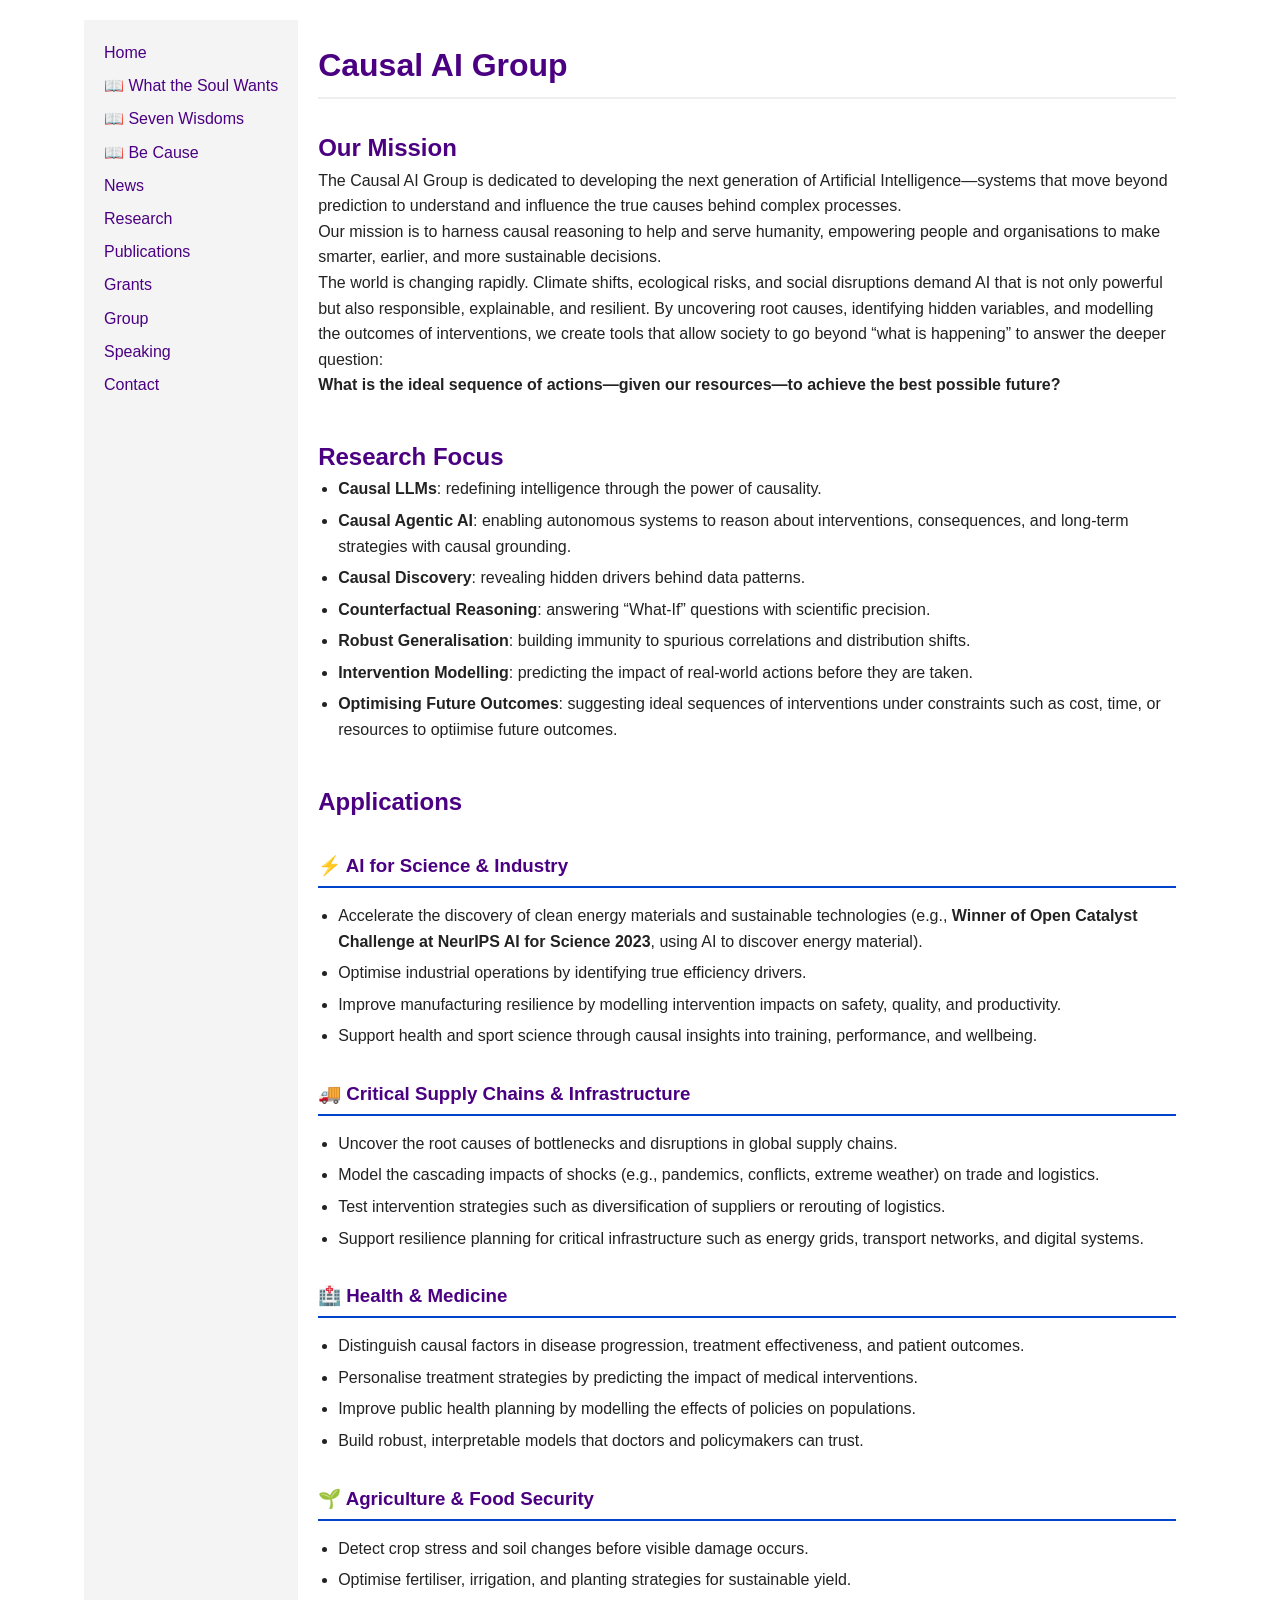
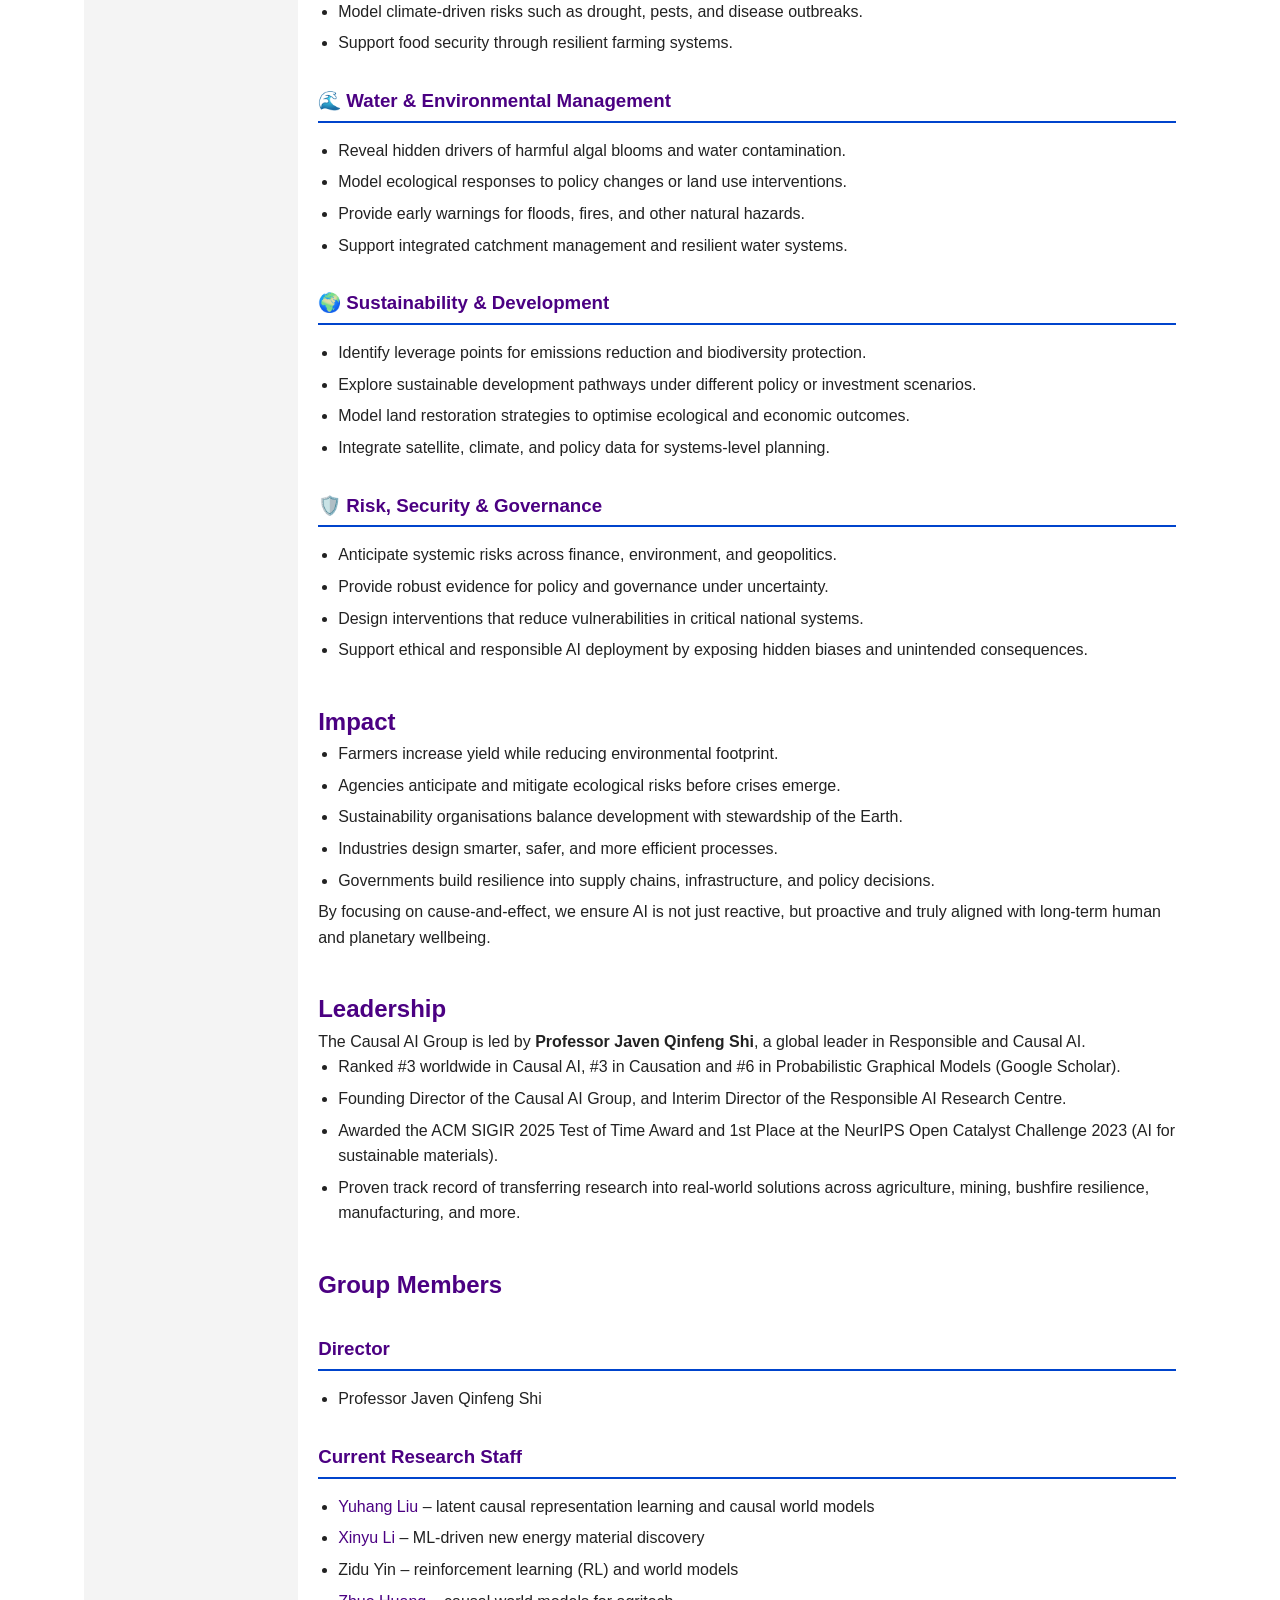
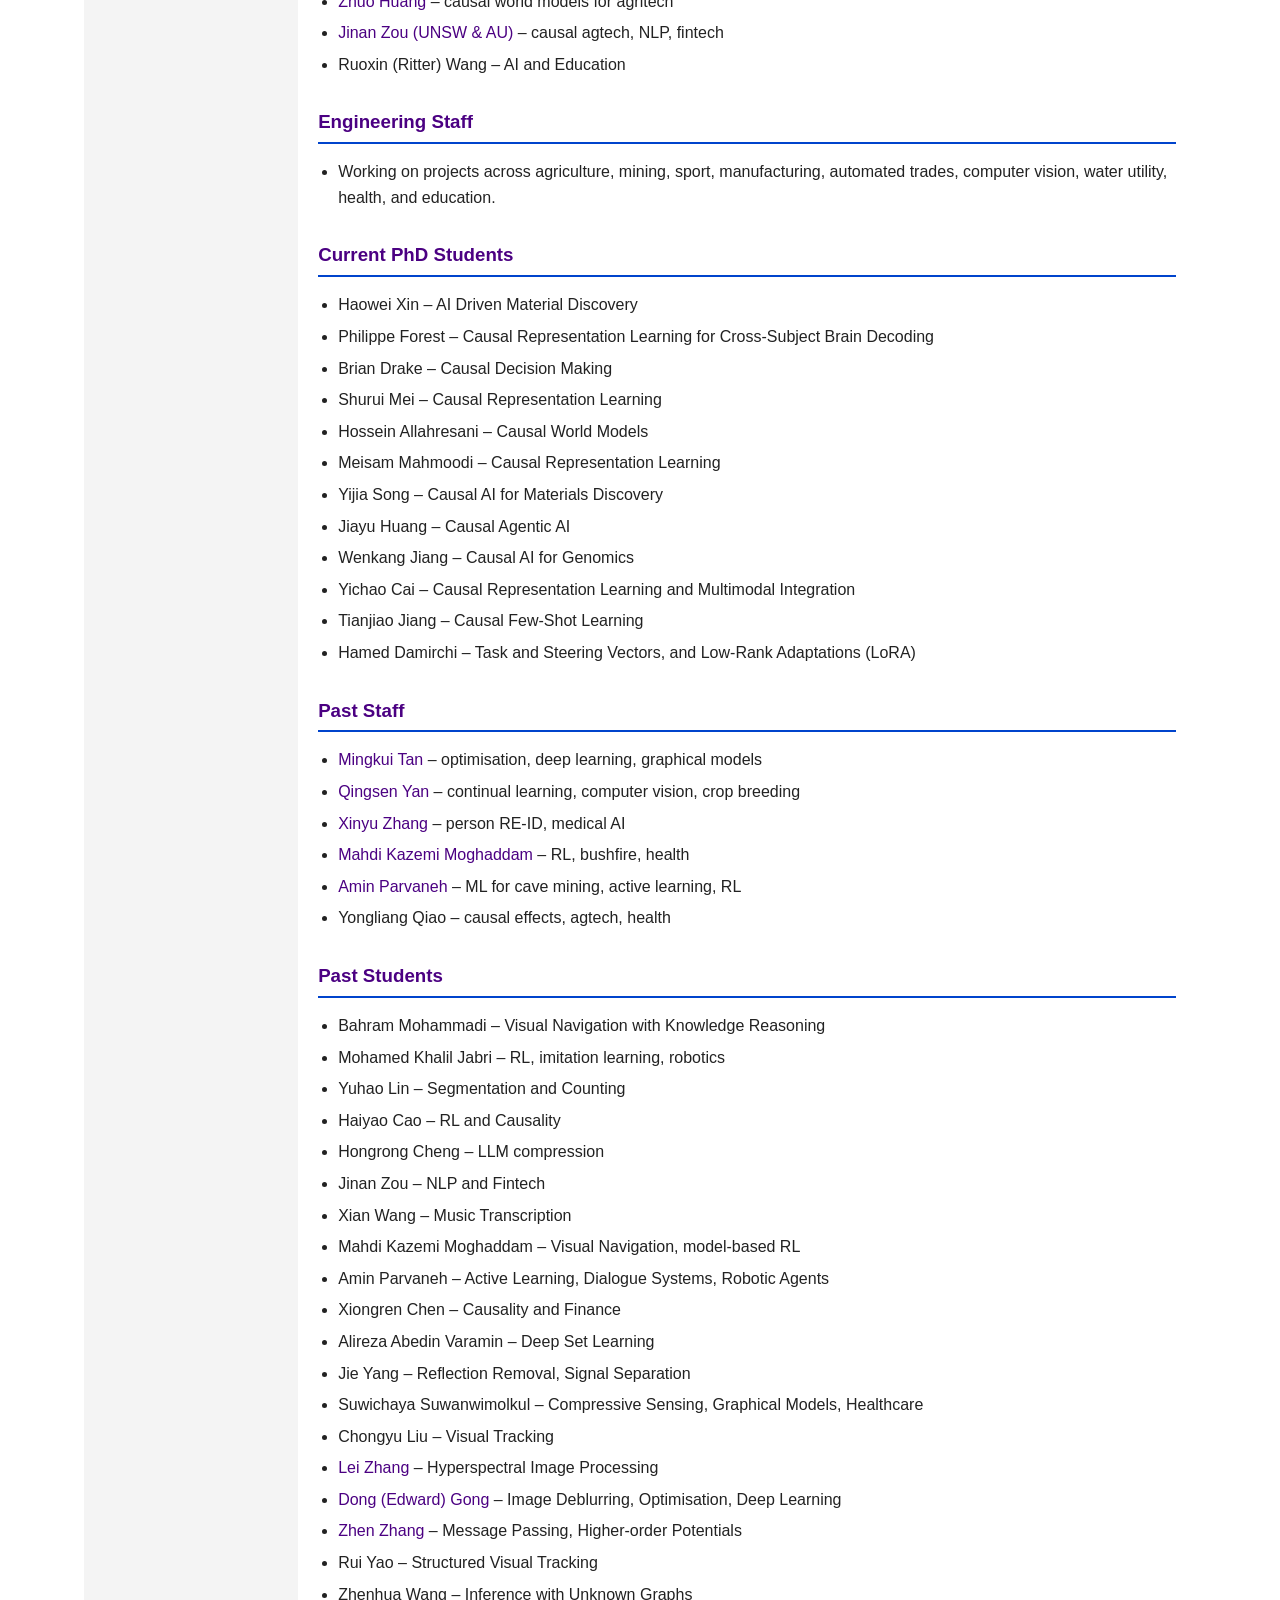
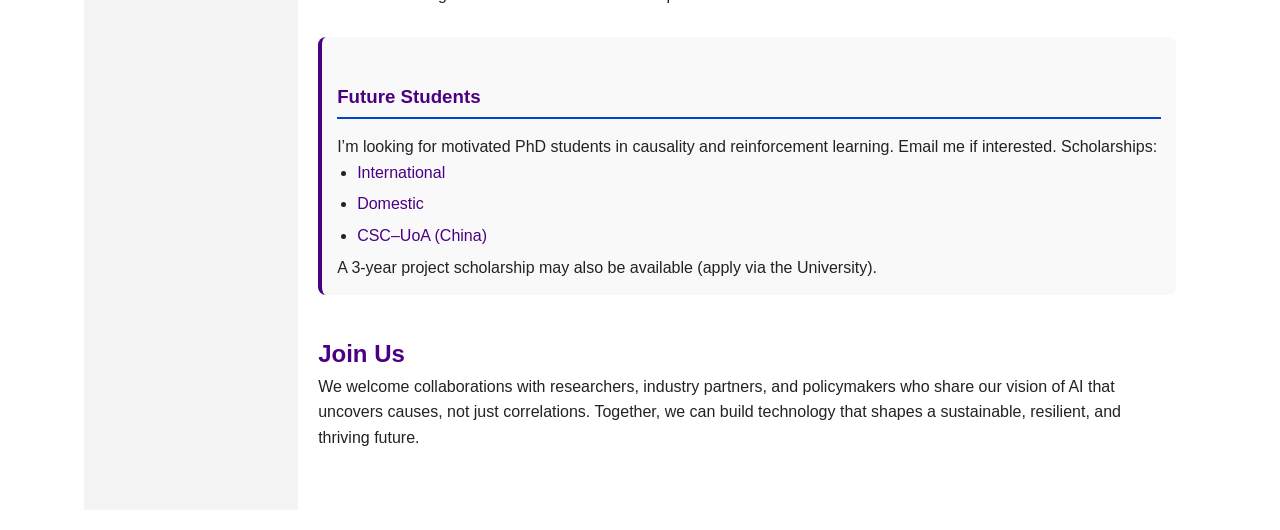
<file: supervise.html>
<!DOCTYPE html>
<html lang="en">
<head>
  <meta charset="UTF-8">
  <meta name="viewport" content="width=device-width, initial-scale=1.0">
  <title>Causal AI Group – Professor Javen Qinfeng Shi</title>
  <link rel="stylesheet" href="style.css?v=2025-09-08"><!-- cache-bust -->
  <style>
    :root { color-scheme: light only; }
    html, body { background: #ffffff !important; color: #222 !important; font-family: Arial, sans-serif; margin: 0; line-height: 1.6; }
    a { color: #4B0082 !important; text-decoration: none; }
    a:hover { text-decoration: underline; }
    #container { display: flex; max-width: 1200px; margin: auto; }
    aside { flex: 0 0 180px; padding: 20px; background: #f4f4f4 !important; }
    main { flex: 1; padding: 20px; }
    h1 { color: #4B0082; border-bottom: 2px solid #eee; padding-bottom: 6px; }
    h2, h3 { color: #4B0082; margin-top: 30px; }
    ul { padding-left: 20px; }
    ul li { margin-bottom: 6px; }
    section { margin-bottom: 40px; }
    .future-students { margin-top: 30px; padding: 15px; background: #f9f9f9; border-left: 4px solid #4B0082; border-radius: 8px; }
    @media (max-width: 768px) { #container { flex-direction: column; } aside { width: 100%; text-align: center; } }
  </style>
</head>
<body>
<div id="container">
  <aside>
    <nav>
      <a href="index.html">Home</a><br>
      <a href="#soul-wants">📖 What the Soul Wants</a>
      <a href="index.html#seven-wisdoms">📖 Seven Wisdoms</a><br>
      <a href="index.html#book">📖 Be Cause</a><br>
      <a href="index.html#news">News</a><br>
      <a href="index.html#research">Research</a><br>
      <a href="pubs.html">Publications</a><br>
      <a href="grants.html">Grants</a><br>
      <a href="supervise.html">Group</a><br>
       <a href="index.html#speaking">Speaking</a><br>
       <a href="index.html#contact">Contact</a>
    </nav>
  </aside>

  <main>
    <h1>Causal AI Group</h1>

    <section>
      <h2>Our Mission</h2>
      <p>The Causal AI Group is dedicated to developing the next generation of Artificial Intelligence—systems that move beyond prediction to understand and influence the true causes behind complex processes.</p>
      <p>Our mission is to harness causal reasoning to help and serve humanity, empowering people and organisations to make smarter, earlier, and more sustainable decisions.</p>
      <p>The world is changing rapidly. Climate shifts, ecological risks, and social disruptions demand AI that is not only powerful but also responsible, explainable, and resilient. By uncovering root causes, identifying hidden variables, and modelling the outcomes of interventions, we create tools that allow society to go beyond “what is happening” to answer the deeper question:</p>
      <blockquote><strong>What is the ideal sequence of actions—given our resources—to achieve the best possible future?</strong></blockquote>
    </section>

    <section>
      <h2>Research Focus</h2>
      <ul>
        <li><strong>Causal LLMs</strong>: redefining intelligence through the power of causality.</li>
        <li><strong>Causal Agentic AI</strong>: enabling autonomous systems to reason about interventions, consequences, and long-term strategies with causal grounding.</li>
        <li><strong>Causal Discovery</strong>: revealing hidden drivers behind data patterns.</li>
        <li><strong>Counterfactual Reasoning</strong>: answering “What-If” questions with scientific precision.</li>
        <li><strong>Robust Generalisation</strong>: building immunity to spurious correlations and distribution shifts.</li>
        <li><strong>Intervention Modelling</strong>: predicting the impact of real-world actions before they are taken.</li>
        <li><strong>Optimising Future Outcomes</strong>: suggesting ideal sequences of interventions under constraints such as cost, time, or resources to optiimise future outcomes.</li>
      </ul>
    </section>

    <section>
      <h2>Applications</h2>
      <h3>⚡ AI for Science & Industry</h3>
      <ul>
        <li>Accelerate the discovery of clean energy materials and sustainable technologies (e.g., <strong>Winner of Open Catalyst Challenge at NeurIPS AI for Science 2023</strong>, using AI to discover energy material).</li>
        <li>Optimise industrial operations by identifying true efficiency drivers.</li>
        <li>Improve manufacturing resilience by modelling intervention impacts on safety, quality, and productivity.</li>
        <li>Support health and sport science through causal insights into training, performance, and wellbeing.</li>
      </ul>
      <h3>🚚 Critical Supply Chains & Infrastructure</h3>
      <ul>
        <li>Uncover the root causes of bottlenecks and disruptions in global supply chains.</li>
        <li>Model the cascading impacts of shocks (e.g., pandemics, conflicts, extreme weather) on trade and logistics.</li>
        <li>Test intervention strategies such as diversification of suppliers or rerouting of logistics.</li>
        <li>Support resilience planning for critical infrastructure such as energy grids, transport networks, and digital systems.</li>
      </ul>
      <h3>🏥 Health & Medicine</h3>
      <ul>
        <li>Distinguish causal factors in disease progression, treatment effectiveness, and patient outcomes.</li>
        <li>Personalise treatment strategies by predicting the impact of medical interventions.</li>
        <li>Improve public health planning by modelling the effects of policies on populations.</li>
        <li>Build robust, interpretable models that doctors and policymakers can trust.</li>
      </ul>
      <h3>🌱 Agriculture & Food Security</h3>
      <ul>
        <li>Detect crop stress and soil changes before visible damage occurs.</li>
        <li>Optimise fertiliser, irrigation, and planting strategies for sustainable yield.</li>
        <li>Model climate-driven risks such as drought, pests, and disease outbreaks.</li>
        <li>Support food security through resilient farming systems.</li>
      </ul>
      <h3>🌊 Water & Environmental Management</h3>
      <ul>
        <li>Reveal hidden drivers of harmful algal blooms and water contamination.</li>
        <li>Model ecological responses to policy changes or land use interventions.</li>
        <li>Provide early warnings for floods, fires, and other natural hazards.</li>
        <li>Support integrated catchment management and resilient water systems.</li>
      </ul>
      <h3>🌍 Sustainability & Development</h3>
      <ul>
        <li>Identify leverage points for emissions reduction and biodiversity protection.</li>
        <li>Explore sustainable development pathways under different policy or investment scenarios.</li>
        <li>Model land restoration strategies to optimise ecological and economic outcomes.</li>
        <li>Integrate satellite, climate, and policy data for systems-level planning.</li>
      </ul>
      <h3>🛡️ Risk, Security & Governance</h3>
      <ul>
        <li>Anticipate systemic risks across finance, environment, and geopolitics.</li>
        <li>Provide robust evidence for policy and governance under uncertainty.</li>
        <li>Design interventions that reduce vulnerabilities in critical national systems.</li>
        <li>Support ethical and responsible AI deployment by exposing hidden biases and unintended consequences.</li>
      </ul>
    </section>

    <section>
      <h2>Impact</h2>
      <ul>
        <li>Farmers increase yield while reducing environmental footprint.</li>
        <li>Agencies anticipate and mitigate ecological risks before crises emerge.</li>
        <li>Sustainability organisations balance development with stewardship of the Earth.</li>
        <li>Industries design smarter, safer, and more efficient processes.</li>
        <li>Governments build resilience into supply chains, infrastructure, and policy decisions.</li>
      </ul>
      <p>By focusing on cause-and-effect, we ensure AI is not just reactive, but proactive and truly aligned with long-term human and planetary wellbeing.</p>
    </section>

    <section>
      <h2>Leadership</h2>
      <p>The Causal AI Group is led by <strong>Professor Javen Qinfeng Shi</strong>, a global leader in Responsible and Causal AI.</p>
      <ul>
        <li>Ranked #3 worldwide in Causal AI, #3 in Causation and #6 in Probabilistic Graphical Models (Google Scholar).</li>
        <li>Founding Director of the Causal AI Group, and Interim Director of the Responsible AI Research Centre.</li>
        <li>Awarded the ACM SIGIR 2025 Test of Time Award and 1st Place at the NeurIPS Open Catalyst Challenge 2023 (AI for sustainable materials).</li>
        <li>Proven track record of transferring research into real-world solutions across agriculture, mining, bushfire resilience, manufacturing, and more.</li>
      </ul>
    </section>

    <section>
      <h2>Group Members</h2>
      <h3>Director</h3>
      <ul><li>Professor Javen Qinfeng Shi</li></ul>

      <h3>Current Research Staff</h3>
      <ul>
        <li> <a href="https://sites.google.com/view/yuhangliu/homepage"> Yuhang Liu  </a>– latent causal representation learning and causal world models</li>
        <li><a href="https://lixinyuu.github.io">  Xinyu Li</a> – ML-driven new energy material discovery</li>
        <li> Zidu Yin  – reinforcement learning (RL) and world models  </li>
        <li><a href="https://zhuohuangai.github.io">  Zhuo Huang</a> – causal world models for agritech</li>
        <li><a href="https://jinanzou.github.io"> Jinan Zou (UNSW & AU)</a> – causal agtech, NLP, fintech</li>
        <li>Ruoxin (Ritter) Wang – AI and Education</li>
      </ul>

      <h3>Engineering Staff</h3>
      <ul><li>Working on projects across agriculture, mining, sport, manufacturing, automated trades, computer vision, water utility, health, and education.</li></ul>

      <h3>Current PhD Students</h3>
      <ul>
<li>Haowei Xin – AI Driven Material Discovery</li>
<li>Philippe Forest – Causal Representation Learning for Cross-Subject Brain Decoding </li>
<li>Brian Drake – Causal Decision Making</li>
<li>Shurui Mei – Causal Representation Learning</li>        
<li>Hossein Allahresani – Causal World Models</li>
<li>Meisam Mahmoodi – Causal Representation Learning </li>
<li>Yijia Song – Causal AI for Materials Discovery</li>
<li>Jiayu Huang – Causal Agentic AI</li>
<li>Wenkang Jiang – Causal AI for Genomics</li>
<li>Yichao Cai – Causal Representation Learning and Multimodal Integration</li>
<li>Tianjiao Jiang – Causal Few-Shot Learning</li>
<li>Hamed Damirchi – Task and Steering Vectors, and Low-Rank Adaptations (LoRA)</li>
      </ul>

      <h3>Past Staff</h3>
      <ul>
        <li><a href="http://www.tanmingkui.com">Mingkui Tan</a> – optimisation, deep learning, graphical models</li>
        <li><a href="https://qingsenyangit.github.io">Qingsen Yan</a> – continual learning, computer vision, crop breeding</li>
        <li><a href="https://zhangxinyu-xyz.github.io">Xinyu Zhang</a> – person RE-ID, medical AI</li>
        <li><a href="https://mahdi-kazemi-m.github.io">Mahdi Kazemi Moghaddam</a> – RL, bushfire, health</li>
        <li><a href="https://scholar.google.com/citations?user=6R7IG3YAAAAJ&hl=en">Amin Parvaneh</a> – ML for cave mining, active learning, RL</li>
        <li>Yongliang Qiao – causal effects, agtech, health</li>
      </ul>

      <h3>Past Students</h3>
      <ul>
        <li>Bahram Mohammadi – Visual Navigation with Knowledge Reasoning</li>
        <li>Mohamed Khalil Jabri – RL, imitation learning, robotics</li>
        <li>Yuhao Lin – Segmentation and Counting</li>
        <li>Haiyao Cao – RL and Causality</li>
        <li>Hongrong Cheng – LLM compression</li>
        <li>Jinan Zou – NLP and Fintech</li>
        <li>Xian Wang – Music Transcription</li>
        <li>Mahdi Kazemi Moghaddam – Visual Navigation, model-based RL</li>
        <li>Amin Parvaneh – Active Learning, Dialogue Systems, Robotic Agents</li>
        <li>Xiongren Chen – Causality and Finance</li>
        <li>Alireza Abedin Varamin – Deep Set Learning</li>
        <li>Jie Yang – Reflection Removal, Signal Separation</li>
        <li>Suwichaya Suwanwimolkul – Compressive Sensing, Graphical Models, Healthcare</li>
        <li>Chongyu Liu – Visual Tracking</li>
        <li><a href="https://sites.google.com/site/leizhanghyperspectral/">Lei Zhang</a> – Hyperspectral Image Processing</li>
        <li><a href="https://donggong1.github.io">Dong (Edward) Gong</a> – Image Deblurring, Optimisation, Deep Learning</li>
        <li><a href="https://zzhang.org">Zhen Zhang</a> – Message Passing, Higher-order Potentials</li>
        <li>Rui Yao – Structured Visual Tracking</li>
        <li>Zhenhua Wang – Inference with Unknown Graphs</li>
      </ul>

      <div class="future-students">
        <h3>Future Students</h3>
        <p>I’m looking for motivated PhD students in causality and reinforcement learning. Email me if interested. Scholarships:</p>
        <ul>
          <li><a href="http://www.adelaide.edu.au/graduatecentre/scholarships/postgrad/international/">International</a></li>
          <li><a href="http://www.adelaide.edu.au/graduatecentre/scholarships/postgrad/pgresearch/">Domestic</a></li>
          <li><a href="http://www.adelaide.edu.au/graduatecentre/scholarships/postgrad/chinascholarship/">CSC–UoA (China)</a></li>
        </ul>
        <p>A 3-year project scholarship may also be available (apply via the University).</p>
      </div>
    </section>

    <section>
      <h2>Join Us</h2>
      <p>We welcome collaborations with researchers, industry partners, and policymakers who share our vision of AI that uncovers causes, not just correlations. Together, we can build technology that shapes a sustainable, resilient, and thriving future.</p>
    </section>
  </main>
</div>
</body>
</html>
</file>
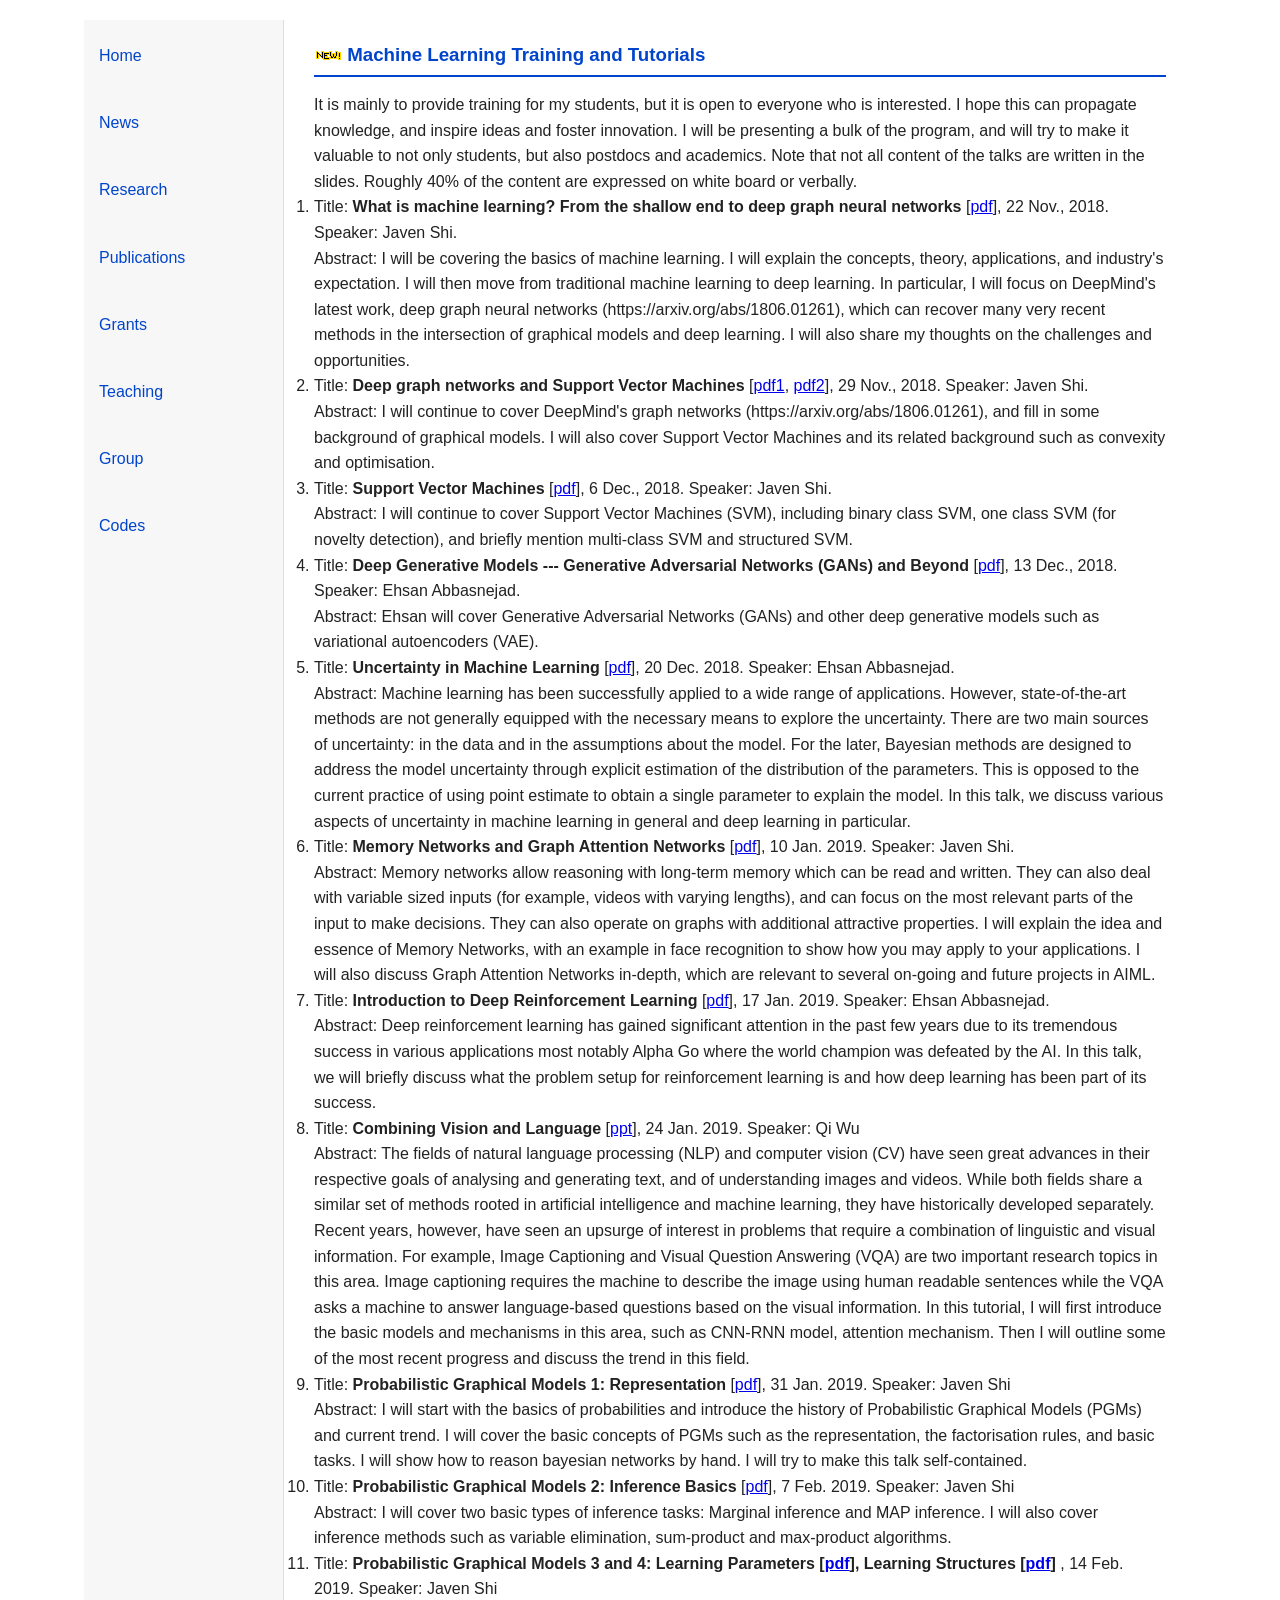
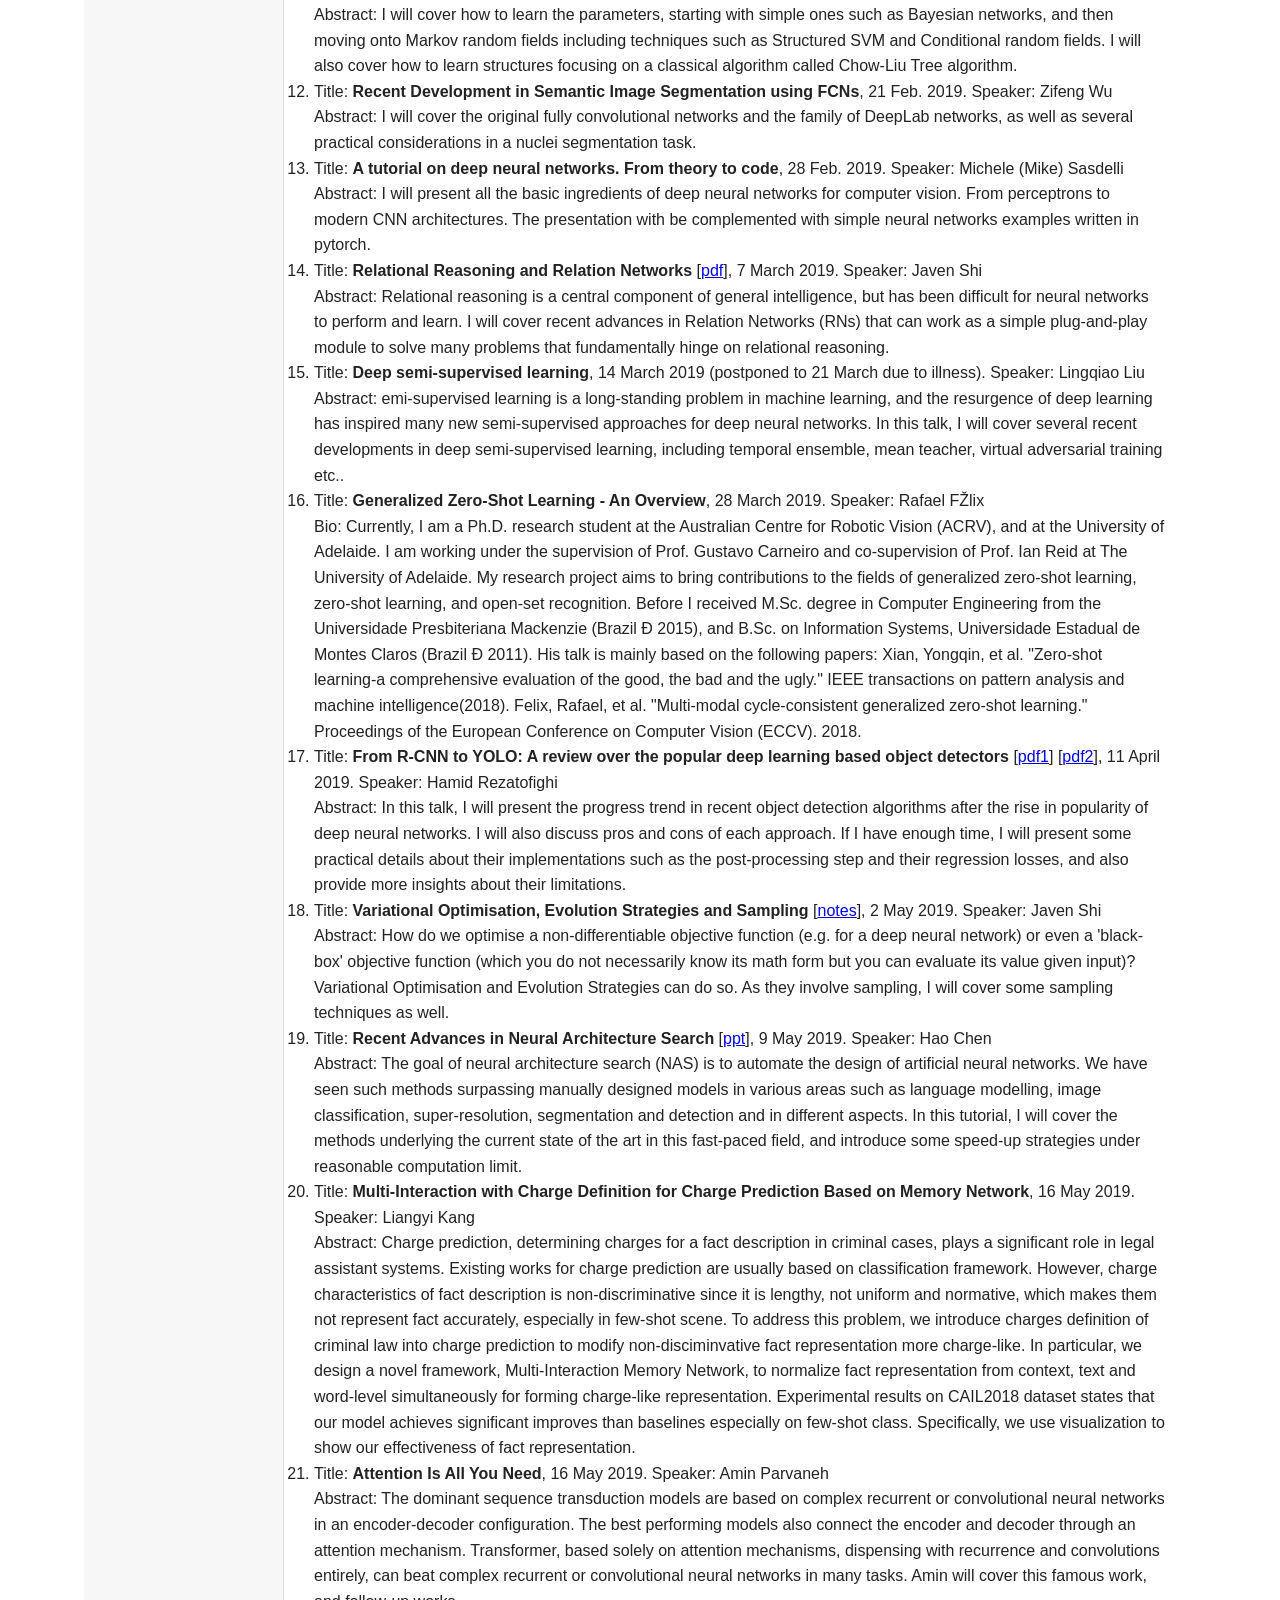
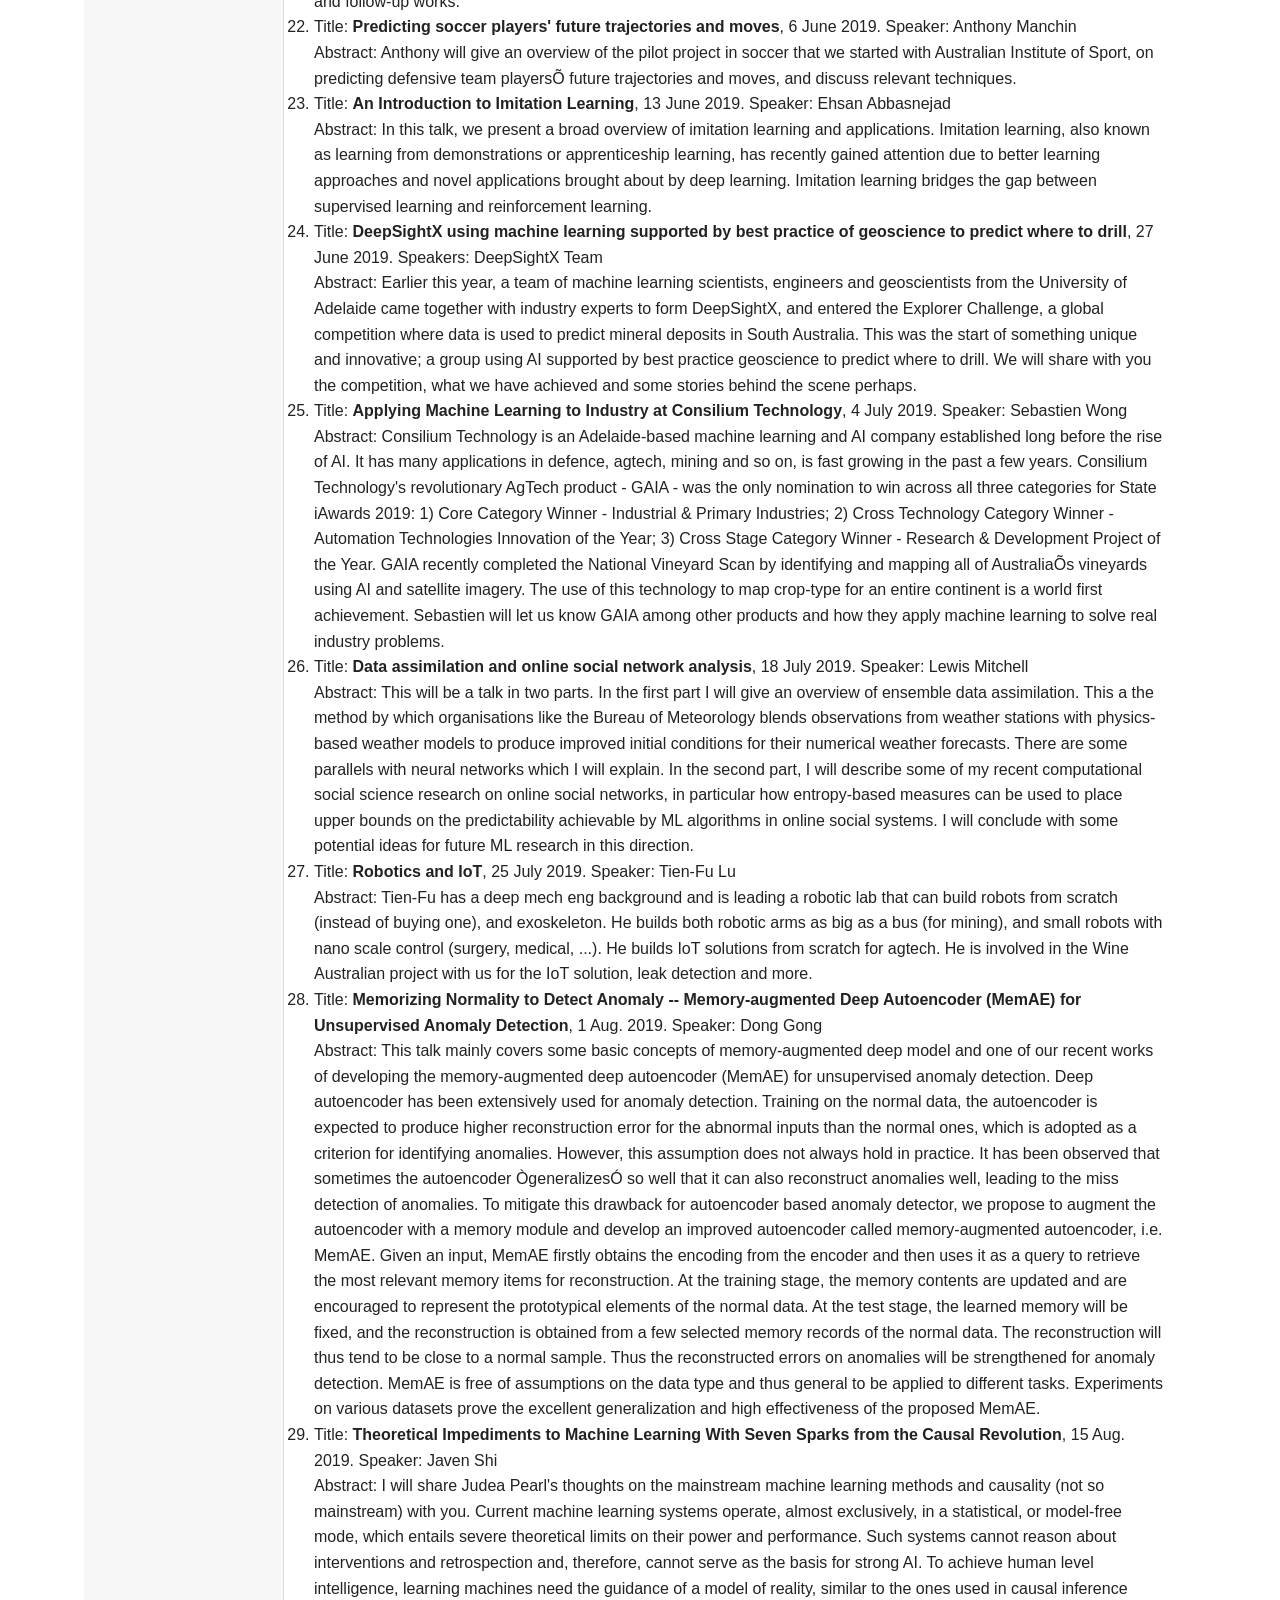
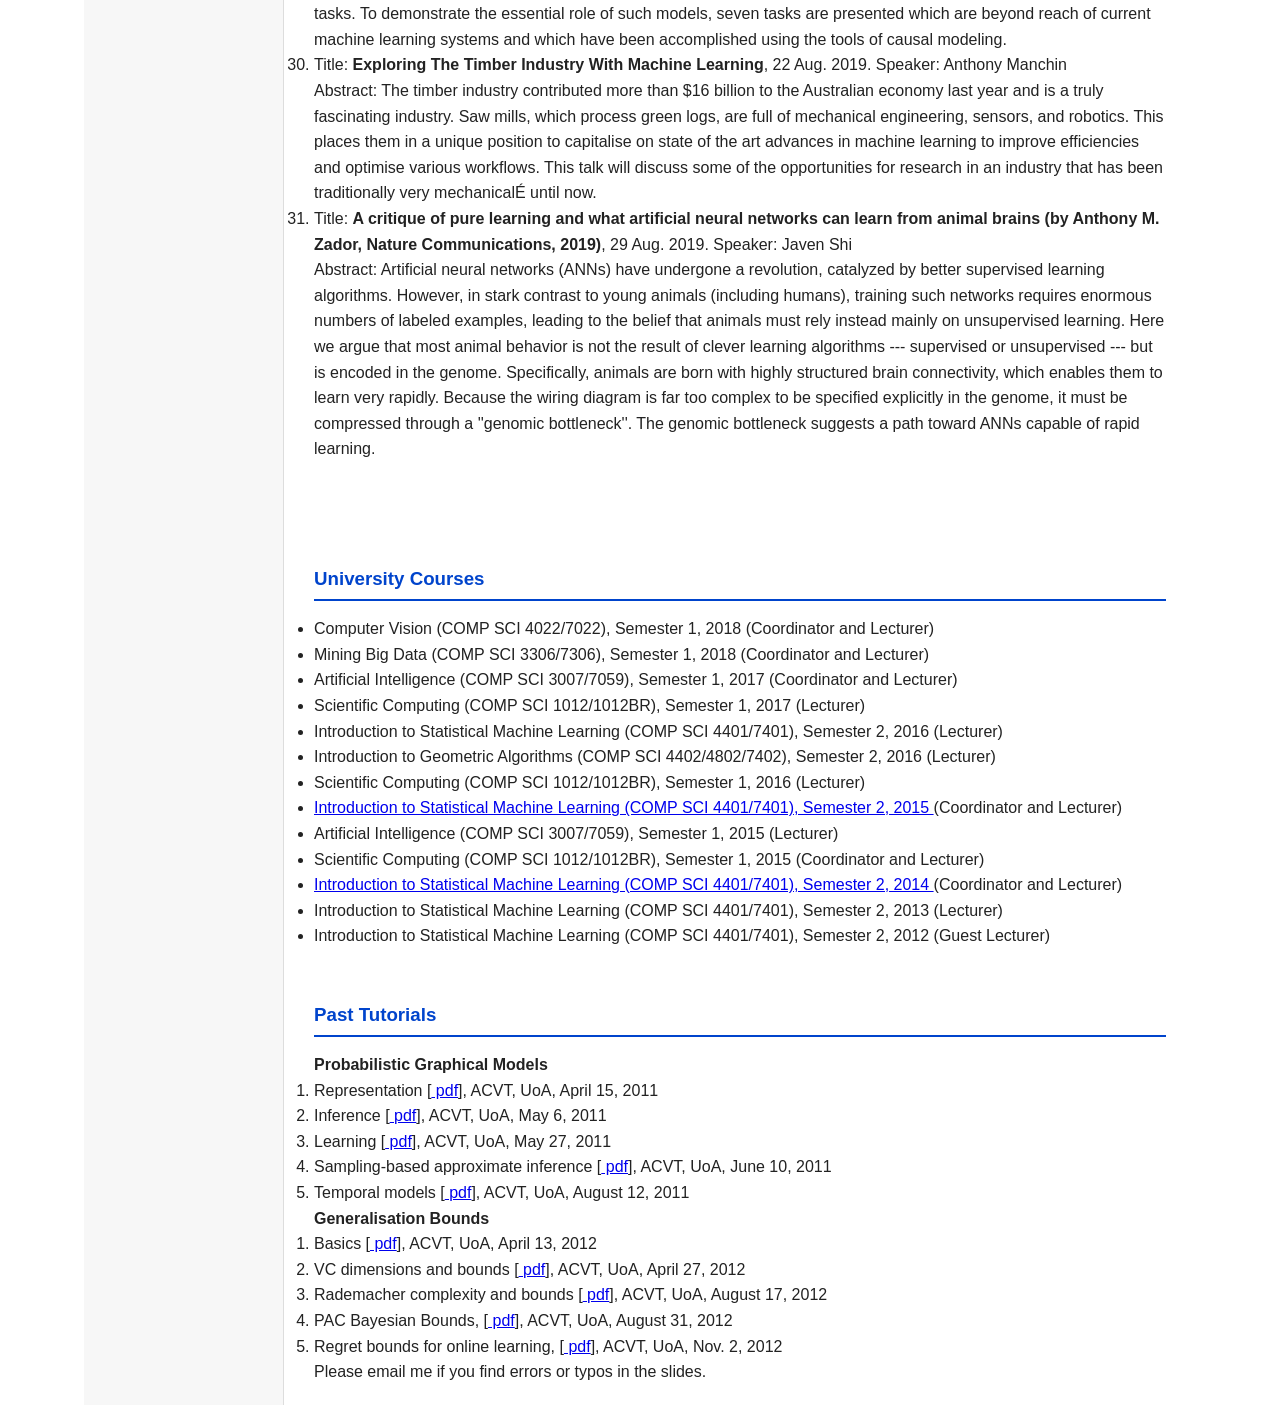
<file: teaching.html>
<html><head>
<meta http-equiv="content-type" content="text/html; charset=ISO-8859-1">

<link rel="stylesheet" type="text/css" href="style.css">
<title>Qinfeng (Javen) Shi</title>
</head><body>

<div id="container">

<div id="leftnav">
<p>
  <a href="index.html">Home</a><br>
  <a href="index.html#news">News</a><br>  
  <a href="index.html#research">Research</a><br>  
  <a href="pubs.html">Publications</a><br>
  <a href="grants.html">Grants</a><br> 
  <a href="teaching.html">Teaching</a><br>
  <a href="supervise.html">Group</a><br>
  <a href="code.html">Codes</a><br>
</p>
</div>


<div id="content">
	
	<!-- ML Training and Tutorials -->
	
	<tr>
  <td colspan=2>
    <a name="teaching"></a> <h3><img src="images/new.gif"> Machine Learning Training and Tutorials </h3>
	It is mainly to provide training for my students, but it is open to everyone who is interested. I hope this can propagate knowledge, and inspire ideas and foster innovation. I will be presenting a bulk of the program, and will try to make it valuable to not only students, but also postdocs and academics.  
	Note that not all content of the talks are written in the slides. Roughly 40% of the content are expressed on white board or verbally. 

    <ol>
      <li> Title: <STRONG> What is machine learning? From the shallow end to deep graph neural networks </STRONG> [<a href="talk/ML01_What_is_machine_learning.pdf">pdf</a>], 22 Nov., 2018. Speaker: Javen Shi.</p>
      Abstract: I will be covering the basics of machine learning. I will explain the concepts, theory, applications, and industry's expectation. I will then move from traditional machine learning to deep learning. In particular, I will focus on DeepMind's latest work, deep graph neural networks (https://arxiv.org/abs/1806.01261), which can recover many very recent methods in the intersection of graphical models and deep learning. I will also share my thoughts on the challenges and opportunities. 
      </p></li>
      
      <li> Title: <STRONG>Deep graph networks and Support Vector Machines </STRONG> [<a href="talk/ML02_DeepGraphNet.pdf">pdf1</a>, <a href="talk/ML02_SVM.pdf">pdf2</a>], 29 Nov., 2018. Speaker: Javen Shi. </p>
      Abstract: I will continue to cover DeepMind's graph networks (https://arxiv.org/abs/1806.01261), and fill in some background of graphical models. I will also cover Support Vector Machines and its related background such as convexity and optimisation.  
      </p></li>
      
      <li> Title: <STRONG>Support Vector Machines </STRONG> [<a href="talk/ML03_SVM.pdf">pdf</a>], 6 Dec., 2018. Speaker: Javen Shi. </p>
      Abstract: I will continue to cover Support Vector Machines (SVM), including binary class SVM, one class SVM (for novelty detection), and briefly mention multi-class SVM and structured SVM. 
      </p></li>
      
      <li> Title: <STRONG>Deep Generative Models --- Generative Adversarial Networks (GANs) and Beyond</STRONG> [<a href="talk/ML04_Deep_Generative_Models.pdf">pdf</a>], 13 Dec., 2018. Speaker: Ehsan Abbasnejad. </p>
      Abstract: Ehsan will cover Generative Adversarial Networks (GANs) and other deep generative models such as variational autoencoders (VAE). 
      </p></li> 
      
       <li>  Title: <STRONG> Uncertainty in Machine Learning</STRONG> [<a href="talk/ML05_Uncertainty_in_DL.pdf">pdf</a>], 20 Dec. 2018. Speaker: Ehsan Abbasnejad. </p>
Abstract: Machine learning has been successfully applied to a wide range of applications. However, state-of-the-art methods are not generally equipped with the necessary means to explore the uncertainty. There are two main sources of uncertainty: in the data and in the assumptions about the model. For the later, Bayesian methods are designed to address the model uncertainty through explicit estimation of the distribution of the parameters. This is opposed to the current practice of using point estimate to obtain a single parameter to explain the model. In this talk, we discuss various aspects of uncertainty in machine learning in general and deep learning in particular.
</p></li> 
      
      <li>  Title: <STRONG> Memory Networks and Graph Attention Networks</STRONG>  [<a href="talk/ML06_MemoryNetworks.pdf">pdf</a>], 10 Jan. 2019. Speaker: Javen Shi. </p>
Abstract: Memory networks allow reasoning with long-term memory which can be read and written. They can also deal with variable sized inputs (for example, videos with varying lengths), and can focus on the most relevant parts of the input to make decisions. They can also operate on graphs with additional attractive properties. I will explain the idea and essence of Memory Networks, with an example in face recognition to show how you may apply to your applications. I will also discuss Graph Attention Networks in-depth, which are relevant to several on-going and future projects in AIML.
</p></li>
      
      <li>  Title: <STRONG> Introduction to Deep Reinforcement Learning</STRONG> [<a href="talk/ML07_ReinforcementLearning.pdf">pdf</a>], 17 Jan. 2019. Speaker: Ehsan Abbasnejad. </p>
Abstract: Deep reinforcement learning has gained significant attention in the past few years due to its tremendous success in various applications most notably Alpha Go where the world champion was defeated by the AI. In this talk, we will briefly discuss what the problem
 setup for reinforcement learning is and how deep learning has been part of its success.
</p></li>
      
      
      <li>  Title: <STRONG> Combining Vision and Language</STRONG> [<a href="talk/ML08_VQA.pptx">ppt</a>], 24 Jan. 2019. Speaker: Qi Wu </p>
Abstract: The fields of natural language processing (NLP) and computer vision (CV) have seen great advances in their respective goals of analysing and generating text, and of understanding images and videos. While both fields share a similar set of methods rooted in artificial intelligence and machine learning, they have historically developed separately. Recent years, however, have seen an upsurge of interest in problems that require a combination of linguistic and visual information. For example, Image Captioning and Visual Question Answering (VQA) are two important research topics in this area. Image captioning requires the machine to describe the image using human readable sentences while the VQA asks a machine to answer language-based questions based on the visual information. In this tutorial, I will first introduce the basic models and mechanisms in this area, such as CNN-RNN model, attention mechanism. Then I will outline some of the most recent progress and discuss the trend in this field.
</p></li>
      
      
      <li>  Title: <STRONG> Probabilistic Graphical Models 1: Representation</STRONG> [<a href="talk/ML09_PGM1_Representation.pdf">pdf</a>], 31 Jan. 2019. Speaker: Javen Shi </p>
Abstract: I will start with the basics of probabilities and introduce the history of Probabilistic Graphical Models (PGMs) and current trend. I will cover the basic concepts of PGMs such as the representation, the factorisation rules, and basic tasks. I will show how to reason bayesian networks by hand. I will try to make this talk self-contained.
</p></li>
      
      <li>  Title: <STRONG> Probabilistic Graphical Models 2: Inference Basics</STRONG> [<a href="talk/ML10_PGM2_Inference.pdf">pdf</a>], 7 Feb. 2019. Speaker: Javen Shi </p>
Abstract: I will cover two basic types of inference tasks: Marginal inference and MAP inference. I will also cover inference methods such as variable elimination, sum-product and max-product algorithms.
</p></li>

   <li>  Title: <STRONG> Probabilistic Graphical Models 3 and 4: Learning Parameters [<a href="talk/ML11_PGM3_Learning parameters.pdf">pdf</a>], Learning Structures [<a href="talk/ML11_PGM4_Learning structures.pdf">pdf</a>] </STRONG> , 14 Feb. 2019. Speaker: Javen Shi </p>
Abstract: I will cover how to learn the parameters, starting with simple ones such as Bayesian networks, and then moving onto Markov random fields including techniques such as Structured SVM and Conditional random fields. I will also cover how to learn structures focusing on a classical algorithm called Chow-Liu Tree algorithm.  
</p></li>

<li>  Title: <STRONG> Recent Development in Semantic Image Segmentation using FCNs</STRONG>, 21 Feb. 2019. Speaker: Zifeng Wu </p>
Abstract: I will cover the original fully convolutional networks and the 
family of DeepLab networks, as well as several practical considerations 
in a nuclei segmentation task.
</p></li>

<li>  Title: <STRONG> A tutorial on deep neural networks. From theory to code</STRONG>, 28 Feb. 2019. Speaker: Michele (Mike) Sasdelli  </p>
Abstract: I will present all the basic ingredients of deep neural networks for computer vision. From perceptrons to modern CNN architectures. The presentation with be complemented with simple neural networks examples written in pytorch.
</p></li>

<li>  Title: <STRONG> Relational Reasoning and Relation Networks </STRONG> [<a href="talk/ML14_RelationNetworks.pdf">pdf</a>], 7 March 2019. Speaker: Javen Shi  </p>
Abstract: Relational reasoning is a central component of general intelligence, but has been difficult for neural networks to perform and learn. I will cover recent advances in Relation Networks (RNs) that can work as a simple plug-and-play module to solve many problems that fundamentally hinge on relational reasoning.
</p></li>

<li>  Title: <STRONG> Deep semi-supervised learning</STRONG>, 14 March 2019 (postponed to 21 March due to illness). Speaker: Lingqiao Liu  </p>
Abstract: emi-supervised learning is a long-standing problem in machine learning, and the resurgence of deep learning has inspired many new semi-supervised approaches for deep neural networks. In this talk, I will cover several recent developments in deep semi-supervised learning, including temporal ensemble, mean teacher, virtual adversarial training etc..
</p></li>


<li>  Title: <STRONG> Generalized Zero-Shot Learning - An Overview</STRONG>, 28 March 2019. Speaker: Rafael F�lix  </p>
Bio: Currently, I am a Ph.D. research student at the Australian Centre for Robotic Vision (ACRV), and at the University of Adelaide. I am working under the supervision of Prof. Gustavo Carneiro and co-supervision of Prof. Ian Reid at The University of Adelaide. My research project aims to bring contributions to the fields of generalized zero-shot learning, zero-shot learning, and open-set recognition. Before I received M.Sc. degree in Computer Engineering from the Universidade Presbiteriana Mackenzie (Brazil � 2015), and B.Sc. on Information Systems, Universidade Estadual de Montes Claros (Brazil � 2011).
His talk is mainly based on the following papers:
Xian, Yongqin, et al. "Zero-shot learning-a comprehensive evaluation of the good, the bad and the ugly." IEEE transactions on pattern analysis and machine intelligence(2018).
Felix, Rafael, et al. "Multi-modal cycle-consistent generalized zero-shot learning." Proceedings of the European Conference on Computer Vision (ECCV). 2018.
</p></li>

<li>  Title: <STRONG> From R-CNN to YOLO: A review over the popular deep learning based object detectors</STRONG> [<a href="talk/ML17_main.pdf">pdf1</a>] [<a href="talk/ML17_GIoU-CVPR.pdf">pdf2</a>], 11 April 2019. Speaker: Hamid Rezatofighi  </p>
Abstract: In this talk, I will present the progress trend in recent object detection algorithms after the rise in popularity of deep neural networks. I will also discuss pros and cons of each approach. If I have enough time, I will present some practical details about their implementations such as the post-processing step and their regression losses, and also provide more insights  about their limitations.
</p></li>

<li>  Title: <STRONG> Variational Optimisation, Evolution Strategies and Sampling </STRONG> [<a href="talk/ML18_VO.pdf">notes</a>], 2 May 2019. Speaker: Javen Shi  </p>
Abstract: How do we optimise a non-differentiable objective function (e.g. for a deep neural network) or even a 'black-box' objective function (which you do not necessarily know its math form but you can evaluate its value given input)? Variational Optimisation and Evolution Strategies can do so. As they involve sampling, I will cover some sampling techniques as well.
</p></li>

<li>  Title: <STRONG> Recent Advances in Neural Architecture Search </STRONG> [<a href="talk/ML19_NAS.pptx">ppt</a>], 9 May 2019. Speaker: Hao Chen  </p>
Abstract: The goal of neural architecture search (NAS) is to automate the design of artificial neural networks. We have seen such methods surpassing manually designed models in various areas such as language modelling, image classification, super-resolution, segmentation and detection and in different aspects. In this tutorial, I will cover the methods underlying the current state of the art in this fast-paced field, and introduce some speed-up strategies under reasonable computation limit.
</p></li>

<li>  Title: <STRONG> Multi-Interaction with Charge Definition for Charge Prediction Based on Memory Network</STRONG>, 16 May 2019. Speaker: Liangyi Kang  </p>
Abstract: Charge prediction, determining charges for a fact description in criminal cases, plays a significant role in legal assistant systems. Existing works for charge prediction are usually based on classification framework. However, charge characteristics of fact description is non-discriminative since it is lengthy, not uniform and normative, which makes them not represent fact accurately, especially in few-shot scene. To address this problem, we introduce charges definition of criminal law into charge prediction to modify non-disciminvative fact representation more charge-like. In particular, we design a novel framework, Multi-Interaction Memory Network, to normalize fact representation from context, text and word-level simultaneously for forming charge-like representation. Experimental results on CAIL2018 dataset states that our model achieves significant improves than baselines especially on few-shot class. Specifically, we use visualization to show our effectiveness of fact representation.
</p></li>

<li>  Title: <STRONG> Attention Is All You Need</STRONG>, 16 May 2019. Speaker: Amin Parvaneh  </p>
Abstract: The dominant sequence transduction models are based on complex recurrent or convolutional neural networks in an encoder-decoder configuration. The best performing models also connect the encoder and decoder through an attention mechanism. Transformer, based solely on attention mechanisms, dispensing with recurrence and convolutions entirely, can beat complex recurrent or convolutional neural networks in many tasks. Amin will cover this famous work, and follow-up works.

</p></li>

<li>  Title: <STRONG> Predicting soccer players' future trajectories and moves</STRONG>, 6 June 2019. Speaker: Anthony Manchin  </p>
Abstract: Anthony will give an overview of the pilot project in soccer that we started with Australian Institute of Sport, on predicting defensive team players� future trajectories and moves, and discuss relevant techniques.
</p></li>

<li>  Title: <STRONG> An Introduction to Imitation Learning</STRONG>, 13 June 2019. Speaker: Ehsan Abbasnejad  </p>
Abstract: In this talk, we present a broad overview of imitation learning and applications. Imitation learning, also known as learning from demonstrations or apprenticeship learning, has recently gained attention due to better learning approaches and novel applications brought about by deep learning. Imitation learning bridges the gap between supervised learning and reinforcement learning.
</p></li>


<li>  Title: <STRONG> DeepSightX using machine learning supported by best practice of geoscience to predict where to drill</STRONG>, 27 June 2019. Speakers: DeepSightX Team  </p>
Abstract: Earlier this year, a team of machine learning scientists, engineers and geoscientists from the University of Adelaide came together with industry experts to form DeepSightX, and entered the Explorer Challenge, a global competition where data is used to predict mineral deposits in South Australia. This was the start of something unique and innovative; a group using AI supported by best practice geoscience to predict where to drill. We will share with you the competition, what we have achieved and some stories behind the scene perhaps. 
</p></li>

<li>  Title: <STRONG> Applying Machine Learning to Industry at Consilium Technology</STRONG>, 4 July 2019. Speaker: Sebastien Wong  </p>
Abstract: Consilium Technology is an Adelaide-based machine learning and AI company established long before the rise of AI. It has many applications in defence, agtech, mining and so on, is fast growing in the past a few years. Consilium Technology's revolutionary AgTech product - GAIA - was the only nomination to win across all three categories for State iAwards 2019: 1) Core Category Winner - Industrial & Primary Industries; 2) Cross Technology Category Winner - Automation Technologies Innovation of the Year; 3) Cross Stage Category Winner - Research & Development Project of the Year. GAIA recently completed the National Vineyard Scan by identifying and mapping all of Australia�s vineyards using AI and satellite imagery. The use of this technology to map crop-type for an entire continent is a world first achievement. Sebastien will let us know GAIA among other products and how they apply machine learning to solve real industry problems.
</p></li>

<li>  Title: <STRONG> Data assimilation and online social network analysis</STRONG>, 18 July 2019. Speaker: Lewis Mitchell  </p>
Abstract: This will be a talk in two parts. In the first part I will give an overview of ensemble data assimilation. This a the method by which organisations like the Bureau of Meteorology blends observations from weather stations with physics-based weather models to produce improved initial conditions for their numerical weather forecasts. There are some parallels with neural networks which I will explain. In the second part, I will describe some of my recent computational social science research on online social networks, in particular how entropy-based measures can be used to place upper bounds on the predictability achievable by ML algorithms in online social systems. I will conclude with some potential ideas for future ML research in this direction.
</p></li>

<li>  Title: <STRONG> Robotics and IoT</STRONG>, 25 July 2019. Speaker: Tien-Fu Lu  </p>
Abstract: Tien-Fu has a deep mech eng background and is leading a robotic lab that can build robots from scratch (instead of buying one), and exoskeleton. He builds both robotic arms as big as a bus (for mining), and small robots with nano scale control (surgery, medical, ...). He builds IoT solutions from scratch for agtech. He is involved in the Wine Australian project with us for the IoT solution, leak detection and more.
</p></li>


<li>  Title: <STRONG>  Memorizing Normality to Detect Anomaly -- Memory-augmented Deep Autoencoder (MemAE) for Unsupervised Anomaly Detection</STRONG>, 1 Aug. 2019. Speaker: Dong Gong  </p>
Abstract: This talk mainly covers some basic concepts of memory-augmented deep model and one of our recent works of developing the memory-augmented deep autoencoder (MemAE) for unsupervised anomaly detection. 
    Deep autoencoder has been extensively used for anomaly detection. Training on the normal data, the autoencoder is expected to produce higher reconstruction error for the abnormal inputs than the normal ones, which is adopted as a criterion for identifying anomalies. However, this assumption does not always hold in practice. It has been observed that sometimes the autoencoder �generalizes� so well that it can also reconstruct anomalies well, leading to the miss detection of anomalies. To mitigate this drawback for autoencoder based anomaly detector, we propose to augment the autoencoder with a memory module and develop an improved autoencoder called memory-augmented autoencoder, i.e. MemAE. Given an input, MemAE firstly obtains the encoding from the encoder and then uses it as a query to retrieve the most relevant memory items for reconstruction. At the training stage, the memory contents are updated and are encouraged to represent the prototypical elements of the normal data. At the test stage, the learned memory will be fixed, and the reconstruction is obtained from a few selected memory records of the normal data. The reconstruction will thus tend to be close to a normal sample. Thus the reconstructed errors on anomalies will be strengthened for anomaly detection. MemAE is free of assumptions on the data type and thus general to be applied to different tasks. Experiments on various datasets prove the excellent generalization and high effectiveness of the proposed MemAE.
</p></li>

<li>  Title: <STRONG>  Theoretical Impediments to Machine Learning With Seven Sparks from the Causal Revolution</STRONG>, 15 Aug. 2019. Speaker: Javen Shi  </p>
Abstract: I will share Judea Pearl's thoughts on the mainstream machine learning methods and causality (not so mainstream) with you. 

Current machine learning systems operate, almost exclusively, in a statistical, or model-free mode, which entails severe theoretical limits on their power and performance. Such systems cannot reason about interventions and retrospection and, therefore, cannot serve as the basis for strong AI. To achieve human level intelligence, learning machines need the guidance of a model of reality, similar to the ones used in causal inference tasks. To demonstrate the essential role of such models, seven tasks are presented which are beyond reach of current machine learning systems and which have been accomplished using the tools of causal modeling.
</p></li>

<li>  Title: <STRONG>  Exploring The Timber Industry With Machine Learning</STRONG>, 22 Aug. 2019. Speaker: Anthony Manchin  </p>
Abstract: The timber industry contributed more than $16 billion to the Australian economy last year and is a truly fascinating industry. Saw mills, which process green logs, are full of mechanical engineering, sensors, and robotics. This places them in a unique position to capitalise on state of the art advances in machine learning to improve efficiencies and optimise various workflows. This talk will discuss some of the opportunities for research in an industry that has been traditionally very mechanical� until now.
</p></li>

<li>  Title: <STRONG>  A critique of pure learning and what artificial neural networks can learn from animal brains (by Anthony M. Zador, Nature Communications, 2019)</STRONG>, 29 Aug. 2019. Speaker: Javen Shi  </p>
Abstract: Artificial neural networks (ANNs) have undergone a revolution, catalyzed by better supervised learning algorithms. However, in stark contrast to young animals (including humans), training such networks requires enormous numbers of labeled examples, leading to the belief that animals must rely instead mainly on unsupervised learning. Here we argue that most animal behavior is not the result of clever learning algorithms --- supervised or unsupervised --- but is encoded in the genome. Specifically, animals are born with highly structured brain connectivity, which enables them to learn very rapidly. Because the wiring diagram is far too complex to be specified explicitly in the genome, it must be compressed through a ''genomic bottleneck''. The genomic bottleneck suggests a path toward ANNs capable of rapid learning.
</p></li>

    </ol>
	
    </td>
  </tr>
	
	
	<br><br>
  

<br><br>
  

	
	<!-- Teaching -->
  <tr>
  <td colspan=2>
    <a name="teaching"></a> <h3>University Courses </h3>
    <ul>
      <li> Computer Vision (COMP SCI 4022/7022), Semester 1, 2018 (Coordinator and Lecturer)</p> </li>
      <li> Mining Big Data (COMP SCI 3306/7306), Semester 1, 2018 (Coordinator and Lecturer)</p> </li>
      <li> Artificial Intelligence (COMP SCI 3007/7059), Semester 1, 2017 (Coordinator and Lecturer)</p> </li>
      <li> Scientific Computing (COMP SCI 1012/1012BR), Semester 1, 2017 (Lecturer)</p> </li>
      <li> Introduction to Statistical Machine Learning (COMP SCI 4401/7401), Semester 2, 2016 </a> (Lecturer)</p> </li>
      <li> Introduction to Geometric Algorithms (COMP SCI 4402/4802/7402), Semester 2, 2016 (Lecturer)</p> </li>
      <li> Scientific Computing (COMP SCI 1012/1012BR), Semester 1, 2016 (Lecturer)</p> </li>
      <li> <a href="course_ML15.html"> Introduction to Statistical Machine Learning (COMP SCI 4401/7401), Semester 2, 2015 </a> (Coordinator and Lecturer)</p> </li>
      <li> Artificial Intelligence (COMP SCI 3007/7059), Semester 1, 2015 (Lecturer)</p> </li>
      <li> Scientific Computing (COMP SCI 1012/1012BR), Semester 1, 2015 (Coordinator and Lecturer)</p> </li>
	<li> <a href="course_ML14.html"> Introduction to Statistical Machine Learning (COMP SCI 4401/7401), Semester 2, 2014 </a> (Coordinator and Lecturer)</p> </li>
	<li> Introduction to Statistical Machine Learning (COMP SCI 4401/7401), Semester 2, 2013 (Lecturer) </p></li>
	<li> Introduction to Statistical Machine Learning (COMP SCI 4401/7401), Semester 2, 2012 (Guest Lecturer) </p></li>
    </ul>
  </td>
  </tr>
  
  <br><br>
  
	
    <!-- tutorials -->
  <tr>
  <td colspan=2>
    <h3>Past Tutorials </h3>
	<h4>Probabilistic Graphical Models</h4>
    <ol>
      <li> Representation [<a href="talk/slt_slide_lecture1.pdf"> pdf</a>], ACVT, UoA, April 15, 2011 </p></li>
	  <li> Inference [<a href="talk/slt_slide_lecture2.pdf"> pdf</a>], ACVT, UoA, May 6, 2011 </p></li>
	  <li> Learning [<a href="talk/slt_slide_lecture3.pdf"> pdf</a>], ACVT, UoA, May 27, 2011 </p></li>
	  <li> Sampling-based approximate inference [<a href="talk/slt_slide_lecture4.pdf"> pdf</a>], ACVT, UoA, June 10, 2011 </p></li>
	  <li> Temporal models [<a href="talk/slt_slide_lecture5.pdf"> pdf</a>], ACVT, UoA, August 12, 2011 </p></li>
    </ol>
	
	<h4>Generalisation Bounds</h4>
    <ol>
      <li> Basics [<a href="talk/bounds_slide1.pdf"> pdf</a>], ACVT, UoA, April 13, 2012 </p></li>
	  <li> VC dimensions and bounds [<a href="talk/bounds_slide2.pdf"> pdf</a>], ACVT, UoA, April 27, 2012 </p></li>
	  <li> Rademacher complexity and bounds [<a href="talk/bounds_slide3.pdf"> pdf</a>], ACVT, UoA, August 17, 2012 </p></li>
	  <li> PAC Bayesian Bounds, [<a href="talk/bounds_slide4.pdf"> pdf</a>], ACVT, UoA, August 31, 2012 </p></li>
	  <li> Regret bounds for online learning, [<a href="talk/bounds_slide5.pdf"> pdf</a>], ACVT, UoA, Nov. 2, 2012 </p></li>
	  </ol>
	Please email me if you find errors or typos in the slides.
  </td>
  </tr>
  
   
   
</div>
</div>




</body></html>
</file>
<file: style.css>
/* Reset some browser defaults */
* {
  margin: 0;
  padding: 0;
  box-sizing: border-box;
}

body {
  background-color: #ffffff;
  color: #222222;
  font-family: Arial, Helvetica, sans-serif;
  line-height: 1.6;
  font-size: 16px;
}

/* Container */
#container {
  width: 90%;
  max-width: 1200px;
  margin: 0 auto;
  padding: 20px;
  display: flex;
}

/* Sidebar */
#leftnav {
  flex: 0 0 200px;
  background-color: #f7f7f7;
  padding: 15px;
  border-right: 1px solid #ddd;
}

#leftnav a {
  display: block;
  padding: 8px 0;
  color: #0044cc;
  text-decoration: none;
  font-weight: 500;
}

#leftnav a:hover {
  text-decoration: underline;
  color: #002a80;
}

/* Content */
#content {
  flex: 1;
  padding: 20px 30px;
  background-color: #ffffff;
}

/* Headings */
h3 {
  margin-bottom: 15px;
  border-bottom: 2px solid #0044cc;
  padding-bottom: 5px;
  color: #0044cc;
}

/* Tables */
table {
  width: 100%;
  border-collapse: collapse;
  margin-bottom: 20px;
}

td {
  padding: 8px;
  vertical-align: top;
  border-bottom: 1px solid #eee;
  font-size: 15px;
}

td:first-child {
  width: 40px;
  font-weight: bold;
  text-align: right;
  color: #555;
}
@media (min-width: 768px) {
    .book-promo-inner img {
        width: 500px !important;
    }
}

@media (max-width: 767px) {
    .book-promo-inner img {
        width: 100% !important;  /* scales on small screens */
    }
}
.book-promo-inner img {
    width: 400px !important;   /* increase as needed */
    max-width: 100% !important;
    height: auto !important;
    flex-shrink: 0 !important;
    display: block;  /* ensures no extra spacing issues */
}
    /* Speaking Invite */
    .speaking-invite {
      border: 2px solid #ddd;
      border-radius: 12px;
      padding: 20px;
      margin: 40px 0;
      background-color: #f9f9ff;
      box-shadow: 0 2px 6px rgba(0,0,0,0.1);
    }
    .speaking-invite h2 {
      color: #4B0082;
      margin-top: 0;
    }
    .speaking-invite form {
      display: flex;
      flex-direction: column;
      gap: 12px;
      max-width: 500px;
    }
    .speaking-invite input,
    .speaking-invite textarea {
      width: 100%;
      padding: 10px;
      border: 1px solid #ccc;
      border-radius: 8px;
      font-size: 0.95em;
    }
    .speaking-invite button {
      background: #4B0082;
      color: #fff;
      padding: 12px;
      border: none;
      border-radius: 8px;
      cursor: pointer;
      font-size: 1em;
    }
    .speaking-invite button:hover {
      background: #360061;
    }
    aside {
  flex: 0 0 200px;
  padding: 20px;
  background: #f4f4f4 !important;
}
aside nav a {
  white-space: nowrap;
  display: inline-block;
  overflow: hidden;
  text-overflow: ellipsis;
}
</file>
